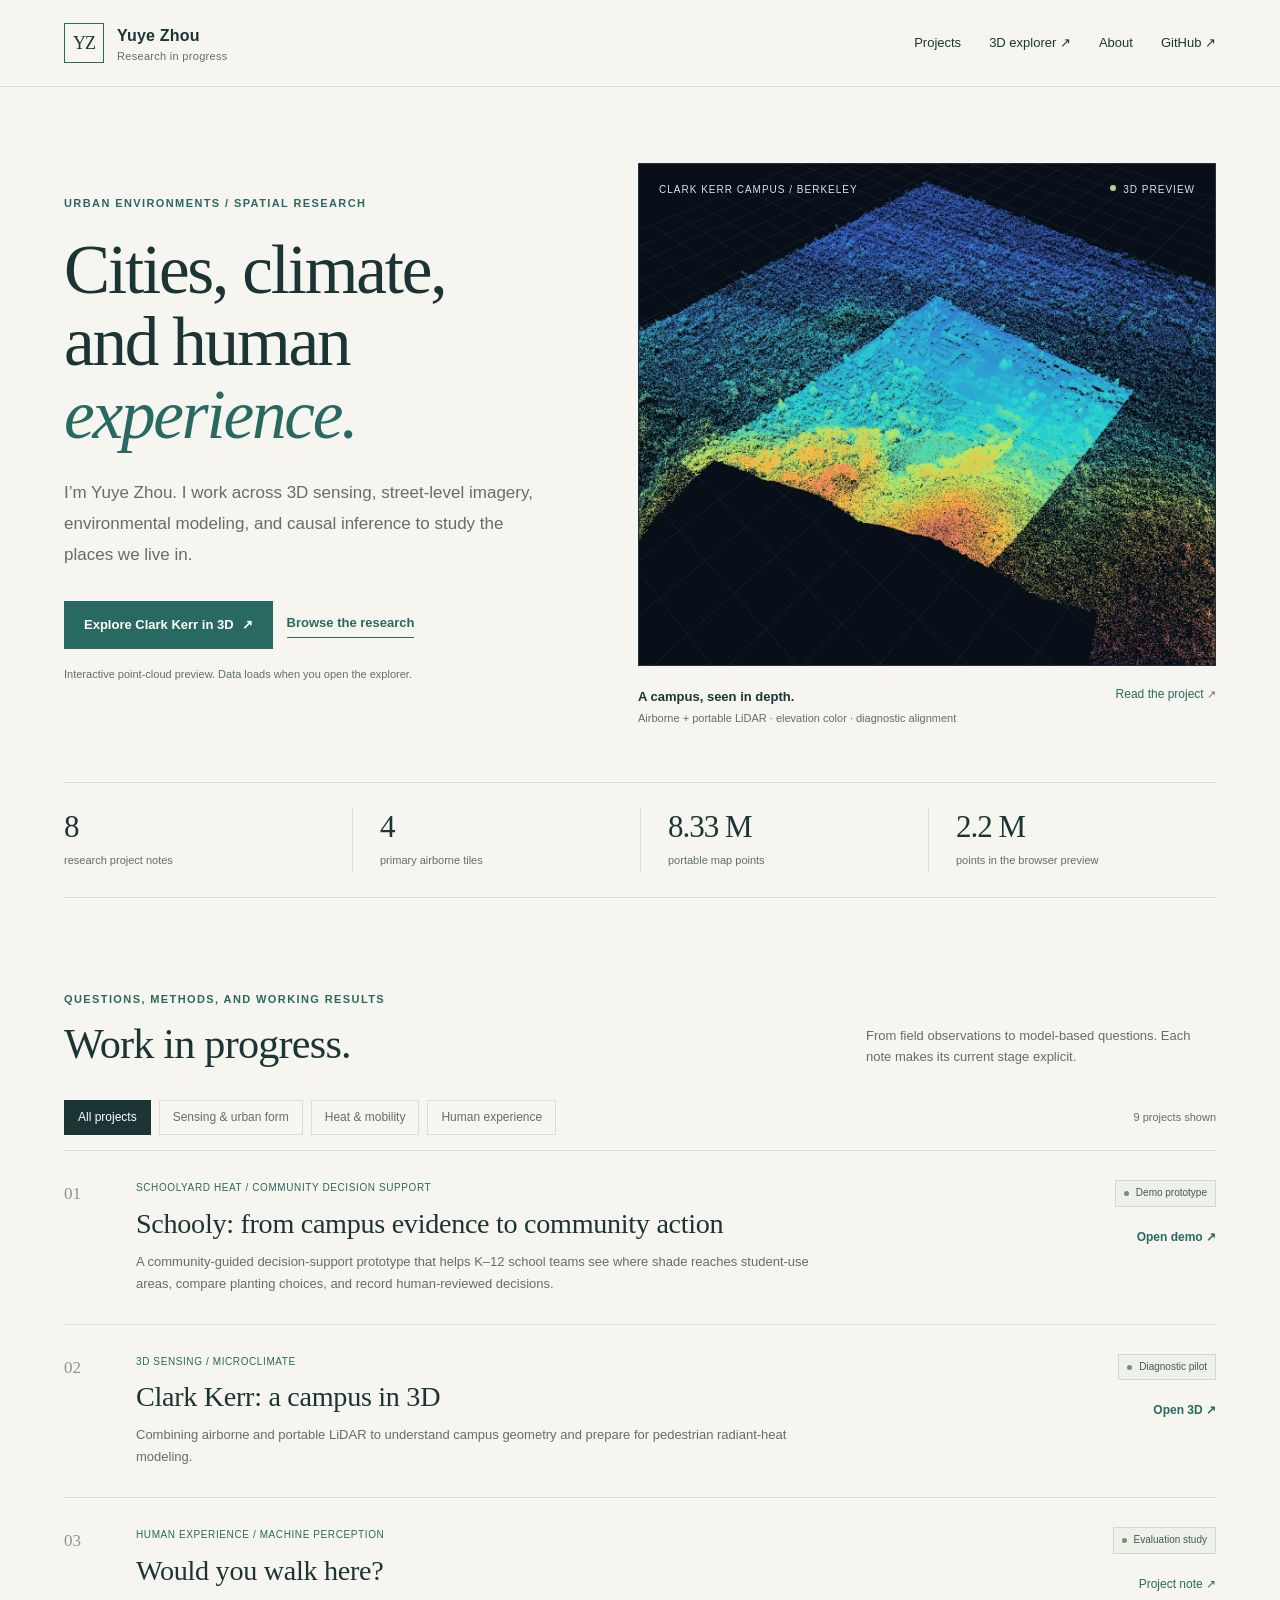
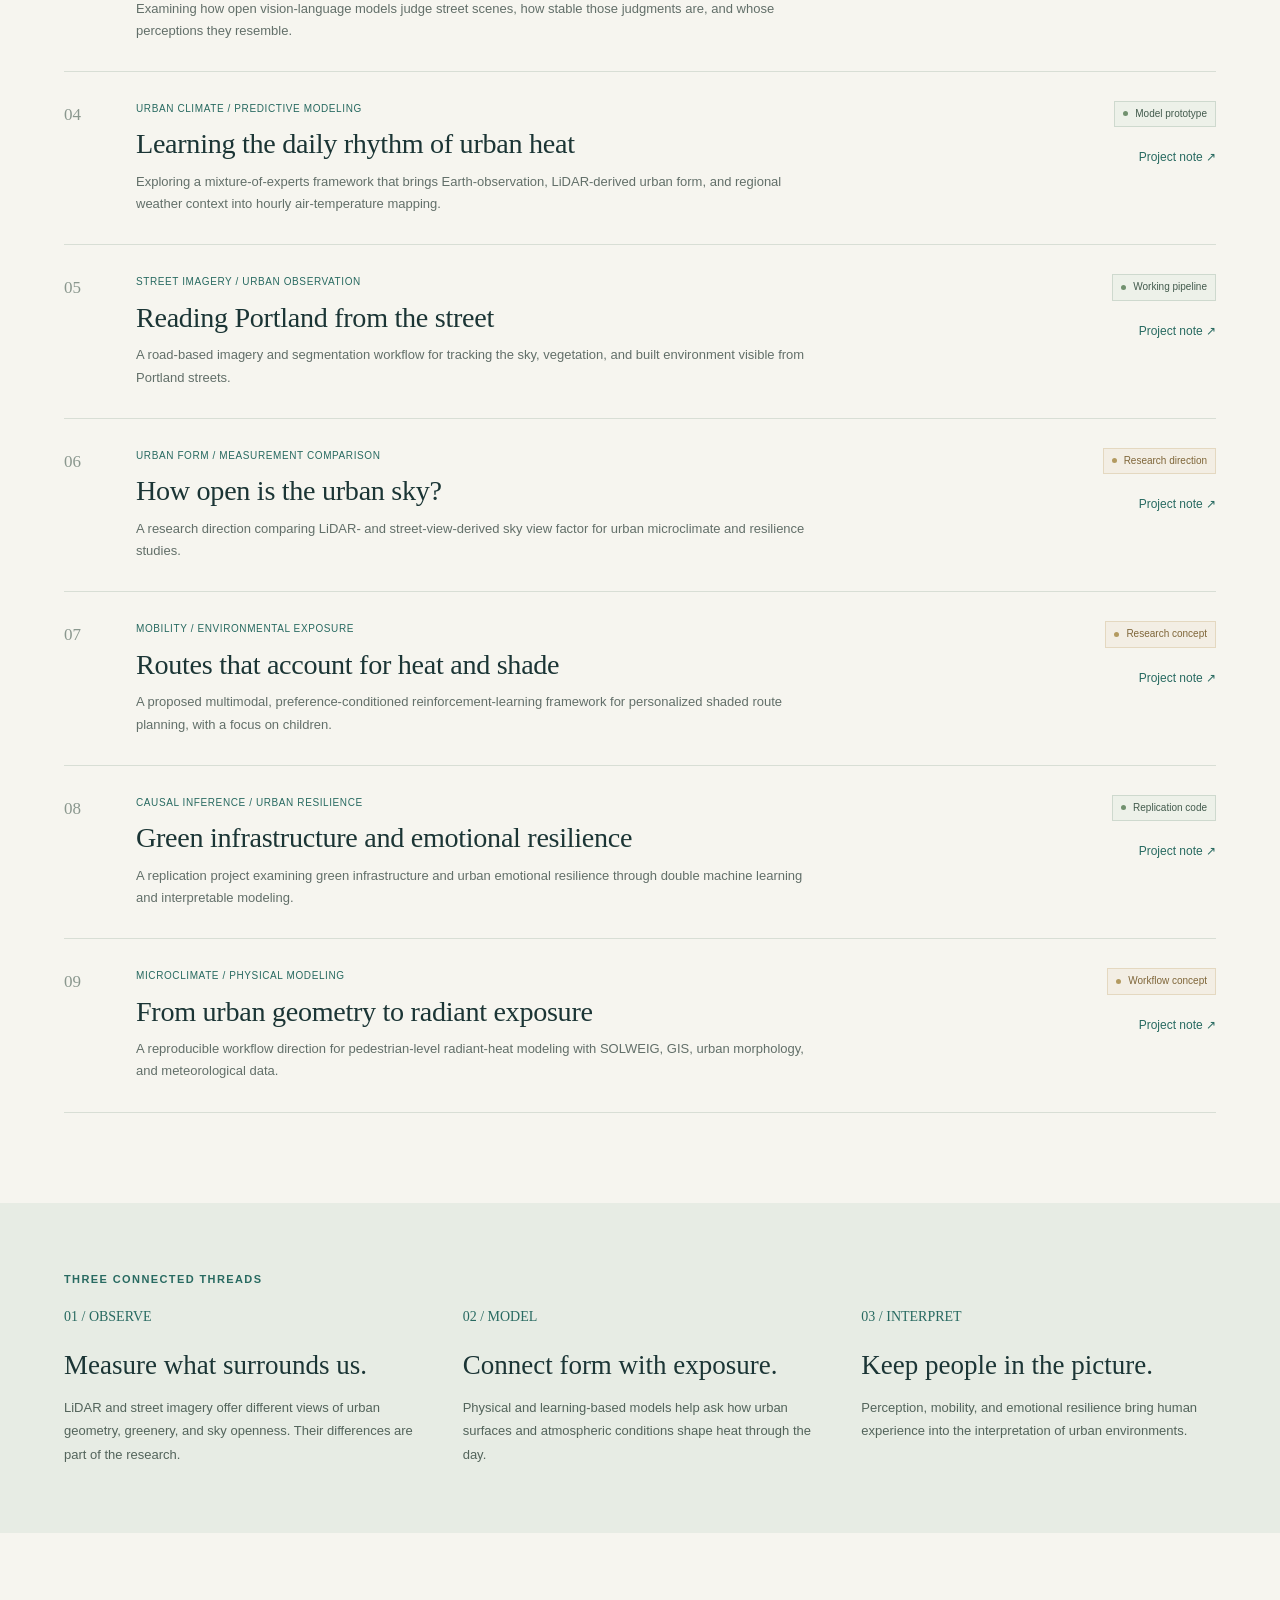
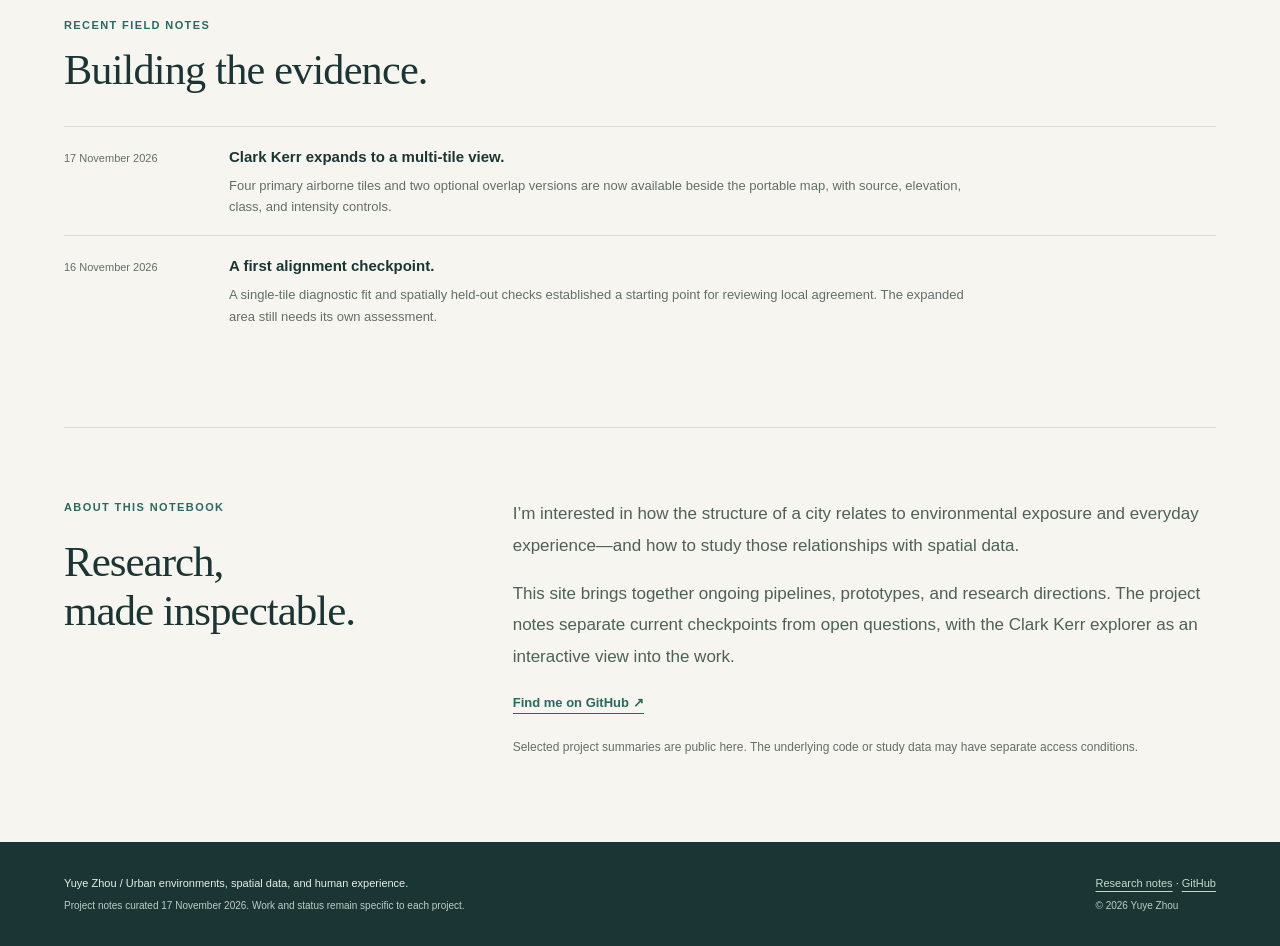
<file: index.html>
<!doctype html><html lang="en"><head><meta charset="utf-8"><meta name="viewport" content="width=device-width,initial-scale=1">
<title>Yuye Zhou — research in progress</title><meta name="description" content="Research in progress by Yuye Zhou: urban heat, LiDAR, street-level perception, spatial modeling, and causal inference."><meta name="theme-color" content="#f6f5ef">
<link rel="canonical" href="https://yuye06.github.io/"><link rel="icon" type="image/svg+xml" href="./assets/mark.svg"><link rel="stylesheet" href="./assets/site.css">
<meta property="og:type" content="website"><meta property="og:title" content="Yuye Zhou — research in progress"><meta property="og:description" content="Research in progress by Yuye Zhou: urban heat, LiDAR, street-level perception, spatial modeling, and causal inference."><meta property="og:url" content="https://yuye06.github.io/"><meta property="og:image" content="https://yuye06.github.io/assets/clark-kerr-overview.webp">
<meta name="twitter:card" content="summary_large_image"><script defer src="./assets/site.js"></script></head><body>
<a class="skip-link" href="#main">Skip to content</a><header class="site-header"><div class="wrap header-inner"><a class="brand" href="./index.html" aria-label="Yuye Zhou home"><span class="brand-mark" aria-hidden="true">YZ</span><span><strong>Yuye Zhou</strong><small>Research in progress</small></span></a>
<button class="nav-button" aria-expanded="false" aria-controls="primary-nav">Menu <span aria-hidden="true">☰</span></button><nav id="primary-nav" class="site-nav" aria-label="Primary"><a href="./index.html#research">Projects</a><a href="./explore/clark-kerr/">3D explorer <span aria-hidden="true">↗</span></a><a href="./index.html#about">About</a><a href="https://github.com/yuye06" rel="me">GitHub <span aria-hidden="true">↗</span></a></nav></div></header><main id="main"><div class="wrap"><section class="hero" aria-labelledby="hero-title"><div class="hero-copy"><p class="eyebrow">Urban environments / spatial research</p><h1 id="hero-title">Cities, climate,<br>and human<br><em>experience.</em></h1><p>I’m Yuye Zhou. I work across 3D sensing, street-level imagery, environmental modeling, and causal inference to study the places we live in.</p><div class="actions"><a class="button" href="explore/clark-kerr/">Explore Clark Kerr in 3D <span aria-hidden="true">↗</span></a><a class="text-link" href="#research">Browse the research</a></div><p class="hero-note">Interactive point-cloud preview. Data loads when you open the explorer.</p></div><div class="hero-visual"><a class="image-shell" href="projects/clark-kerr/" aria-label="Read about the Clark Kerr LiDAR project"><div class="image-topline"><span>Clark Kerr Campus / Berkeley</span><span><i class="live-dot"></i>3D preview</span></div><img src="assets/clark-kerr-overview.webp" alt="Elevation-colored 3D point cloud of Clark Kerr Campus and surrounding urban terrain" width="1800" height="1100" fetchpriority="high"></a><div class="image-caption"><div><strong>A campus, seen in depth.</strong><span>Airborne + portable LiDAR · elevation color · diagnostic alignment</span></div><a href="projects/clark-kerr/">Read the project <span aria-hidden="true">↗</span></a></div></div></section>
<div class="data-strip" aria-label="Portfolio and featured project overview"><div class="data-item"><strong>8</strong><span>research project notes</span></div><div class="data-item"><strong>4</strong><span>primary airborne tiles</span></div><div class="data-item"><strong>8.33 M</strong><span>portable map points</span></div><div class="data-item"><strong>2.2 M</strong><span>points in the browser preview</span></div></div>
<section id="research" class="research-section" aria-labelledby="research-title"><div class="section-heading"><div><p class="eyebrow">Questions, methods, and working results</p><h2 id="research-title">Work in progress.</h2></div><p>From field observations to model-based questions. Each note makes its current stage explicit.</p></div><div class="filter-bar" aria-label="Filter projects"><button class="filter" data-filter="all" aria-pressed="true">All projects</button><button class="filter" data-filter="sensing" aria-pressed="false">Sensing &amp; urban form</button><button class="filter" data-filter="heat" aria-pressed="false">Heat &amp; mobility</button><button class="filter" data-filter="human" aria-pressed="false">Human experience</button><span id="filter-count" class="filter-count" role="status" aria-live="polite">9 projects shown</span></div><div class="project-list"><article class="project-row" data-categories="heat human"><span class="project-index" aria-hidden="true">01</span><div class="project-main"><div class="project-theme">Schoolyard heat / community decision support</div><h3><a href="projects/schooly/">Schooly: from campus evidence to community action</a></h3><p>A community-guided decision-support prototype that helps K–12 school teams see where shade reaches student-use areas, compare planting choices, and record human-reviewed decisions.</p></div><div class="project-side"><span class="status">Demo prototype</span><a class="live-link" href="explore/schooly/">Open demo <span aria-hidden="true">↗</span></a></div></article><article class="project-row" data-categories="sensing heat"><span class="project-index" aria-hidden="true">02</span><div class="project-main"><div class="project-theme">3D sensing / microclimate</div><h3><a href="projects/clark-kerr/">Clark Kerr: a campus in 3D</a></h3><p>Combining airborne and portable LiDAR to understand campus geometry and prepare for pedestrian radiant-heat modeling.</p></div><div class="project-side"><span class="status">Diagnostic pilot</span><a class="live-link" href="explore/clark-kerr/">Open 3D <span aria-hidden="true">↗</span></a></div></article><article class="project-row" data-categories="human sensing"><span class="project-index" aria-hidden="true">03</span><div class="project-main"><div class="project-theme">Human experience / machine perception</div><h3><a href="projects/would-you-walk-here/">Would you walk here?</a></h3><p>Examining how open vision-language models judge street scenes, how stable those judgments are, and whose perceptions they resemble.</p></div><div class="project-side"><span class="status">Evaluation study</span><a href="projects/would-you-walk-here/">Project note <span aria-hidden="true">↗</span></a></div></article><article class="project-row" data-categories="heat"><span class="project-index" aria-hidden="true">04</span><div class="project-main"><div class="project-theme">Urban climate / predictive modeling</div><h3><a href="projects/urban-heat-experts/">Learning the daily rhythm of urban heat</a></h3><p>Exploring a mixture-of-experts framework that brings Earth-observation, LiDAR-derived urban form, and regional weather context into hourly air-temperature mapping.</p></div><div class="project-side"><span class="status">Model prototype</span><a href="projects/urban-heat-experts/">Project note <span aria-hidden="true">↗</span></a></div></article><article class="project-row" data-categories="sensing"><span class="project-index" aria-hidden="true">05</span><div class="project-main"><div class="project-theme">Street imagery / urban observation</div><h3><a href="projects/portland-street-view/">Reading Portland from the street</a></h3><p>A road-based imagery and segmentation workflow for tracking the sky, vegetation, and built environment visible from Portland streets.</p></div><div class="project-side"><span class="status">Working pipeline</span><a href="projects/portland-street-view/">Project note <span aria-hidden="true">↗</span></a></div></article><article class="project-row" data-categories="sensing heat"><span class="project-index" aria-hidden="true">06</span><div class="project-main"><div class="project-theme">Urban form / measurement comparison</div><h3><a href="projects/sky-view-factor/">How open is the urban sky?</a></h3><p>A research direction comparing LiDAR- and street-view-derived sky view factor for urban microclimate and resilience studies.</p></div><div class="project-side"><span class="status concept">Research direction</span><a href="projects/sky-view-factor/">Project note <span aria-hidden="true">↗</span></a></div></article><article class="project-row" data-categories="heat human"><span class="project-index" aria-hidden="true">07</span><div class="project-main"><div class="project-theme">Mobility / environmental exposure</div><h3><a href="projects/shaded-routing/">Routes that account for heat and shade</a></h3><p>A proposed multimodal, preference-conditioned reinforcement-learning framework for personalized shaded route planning, with a focus on children.</p></div><div class="project-side"><span class="status concept">Research concept</span><a href="projects/shaded-routing/">Project note <span aria-hidden="true">↗</span></a></div></article><article class="project-row" data-categories="human"><span class="project-index" aria-hidden="true">08</span><div class="project-main"><div class="project-theme">Causal inference / urban resilience</div><h3><a href="projects/urban-emotional-resilience/">Green infrastructure and emotional resilience</a></h3><p>A replication project examining green infrastructure and urban emotional resilience through double machine learning and interpretable modeling.</p></div><div class="project-side"><span class="status">Replication code</span><a href="projects/urban-emotional-resilience/">Project note <span aria-hidden="true">↗</span></a></div></article><article class="project-row" data-categories="heat"><span class="project-index" aria-hidden="true">09</span><div class="project-main"><div class="project-theme">Microclimate / physical modeling</div><h3><a href="projects/solweig-urban-heat/">From urban geometry to radiant exposure</a></h3><p>A reproducible workflow direction for pedestrian-level radiant-heat modeling with SOLWEIG, GIS, urban morphology, and meteorological data.</p></div><div class="project-side"><span class="status concept">Workflow concept</span><a href="projects/solweig-urban-heat/">Project note <span aria-hidden="true">↗</span></a></div></article></div></section></div><section class="themes" aria-labelledby="threads-title"><div class="wrap"><p class="eyebrow" id="threads-title">Three connected threads</p><div class="theme-grid"><div><span class="theme-number">01 / OBSERVE</span><h3>Measure what surrounds us.</h3><p>LiDAR and street imagery offer different views of urban geometry, greenery, and sky openness. Their differences are part of the research.</p></div><div><span class="theme-number">02 / MODEL</span><h3>Connect form with exposure.</h3><p>Physical and learning-based models help ask how urban surfaces and atmospheric conditions shape heat through the day.</p></div><div><span class="theme-number">03 / INTERPRET</span><h3>Keep people in the picture.</h3><p>Perception, mobility, and emotional resilience bring human experience into the interpretation of urban environments.</p></div></div></div></section>
<div class="wrap"><section class="updates" aria-labelledby="updates-title"><div class="section-heading"><div><p class="eyebrow">Recent field notes</p><h2 id="updates-title">Building the evidence.</h2></div></div><article class="update-row"><time datetime="2026-11-17">17 November 2026</time><div><h3>Clark Kerr expands to a multi-tile view.</h3><p>Four primary airborne tiles and two optional overlap versions are now available beside the portable map, with source, elevation, class, and intensity controls.</p></div></article><article class="update-row"><time datetime="2026-11-16">16 November 2026</time><div><h3>A first alignment checkpoint.</h3><p>A single-tile diagnostic fit and spatially held-out checks established a starting point for reviewing local agreement. The expanded area still needs its own assessment.</p></div></article></section>
<section id="about" class="about" aria-labelledby="about-title"><div><p class="eyebrow">About this notebook</p><h2 id="about-title">Research,<br>made inspectable.</h2></div><div class="about-copy"><p>I’m interested in how the structure of a city relates to environmental exposure and everyday experience—and how to study those relationships with spatial data.</p><p>This site brings together ongoing pipelines, prototypes, and research directions. The project notes separate current checkpoints from open questions, with the Clark Kerr explorer as an interactive view into the work.</p><a class="text-link" href="https://github.com/yuye06">Find me on GitHub <span aria-hidden="true">↗</span></a><small>Selected project summaries are public here. The underlying code or study data may have separate access conditions.</small></div></section></div></main><footer class="site-footer"><div class="wrap footer-inner"><div><p>Yuye Zhou <span aria-hidden="true"> / </span> Urban environments, spatial data, and human experience.</p><p class="footer-meta">Project notes curated 17 November 2026. Work and status remain specific to each project.</p></div><div><p><a href="./index.html#research">Research notes</a> · <a href="https://github.com/yuye06">GitHub</a></p><p class="footer-meta">© 2026 Yuye Zhou</p></div></div></footer></body></html>
</file>
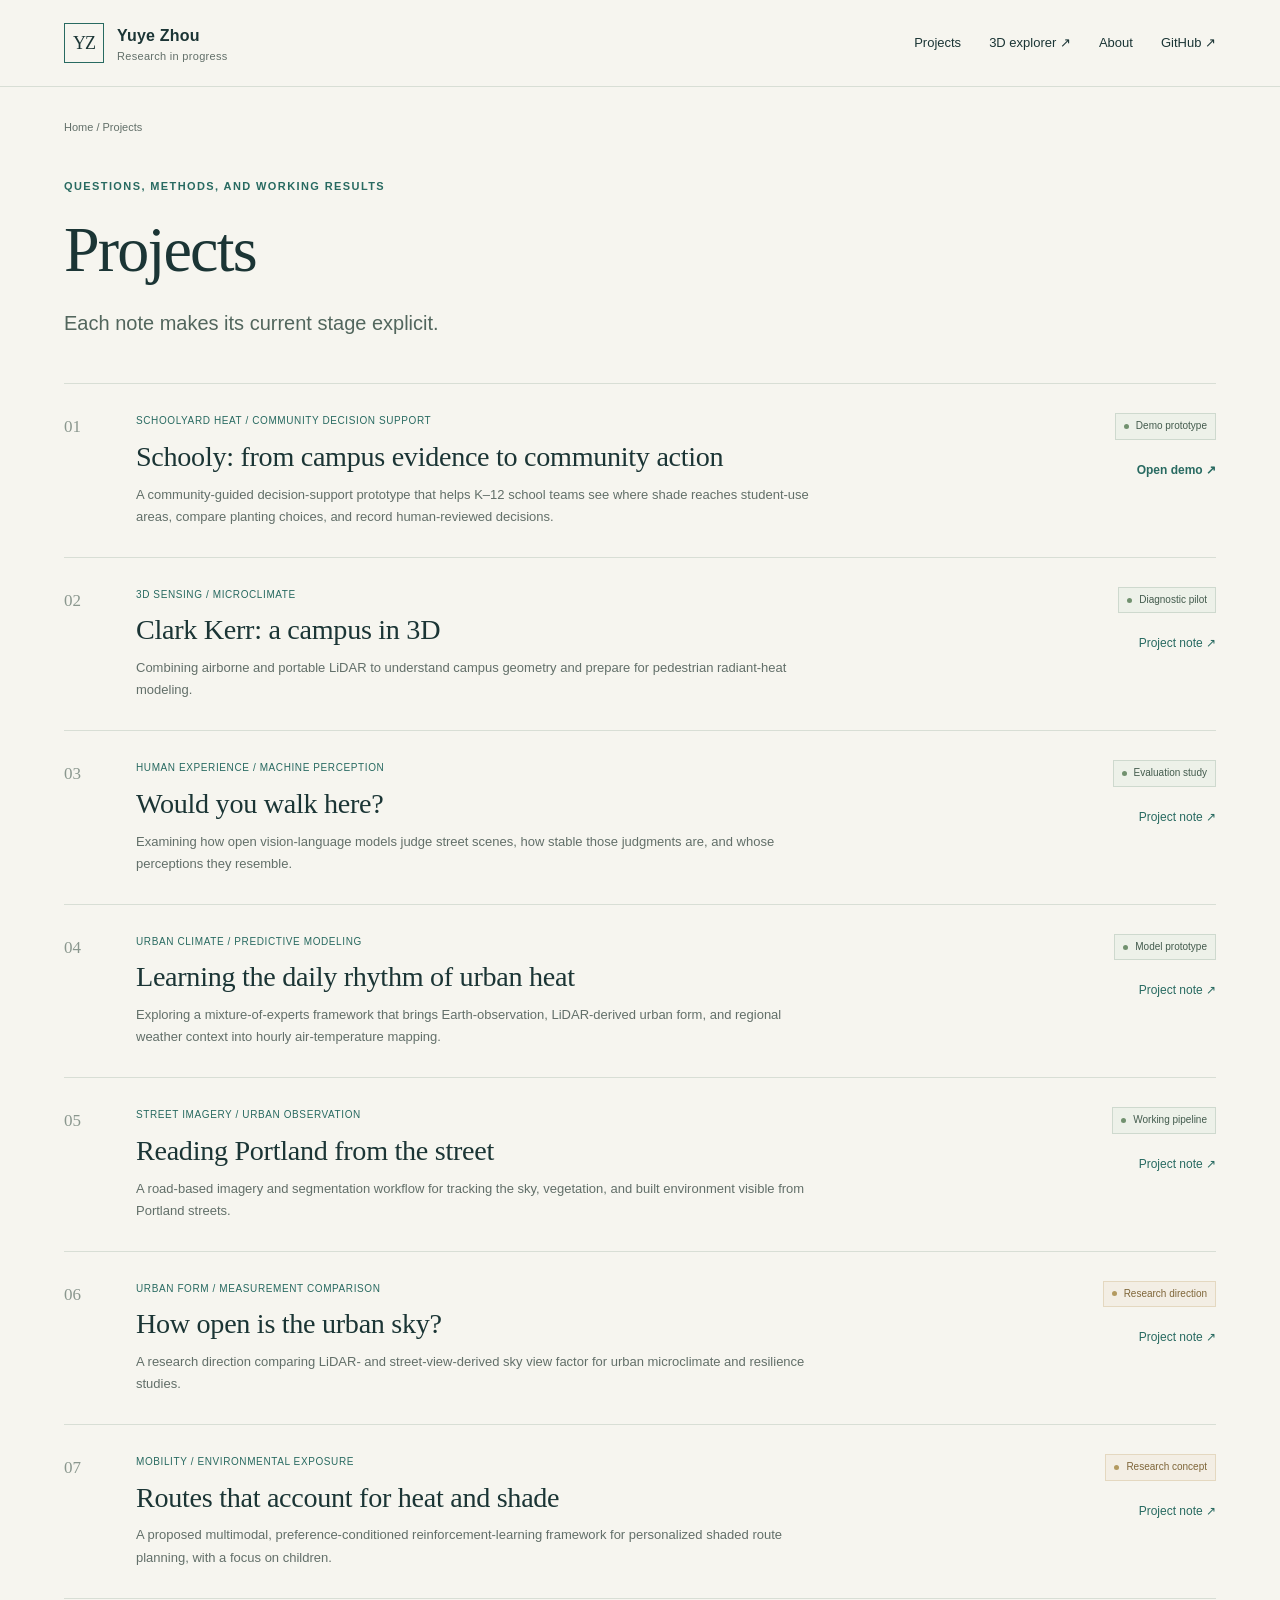
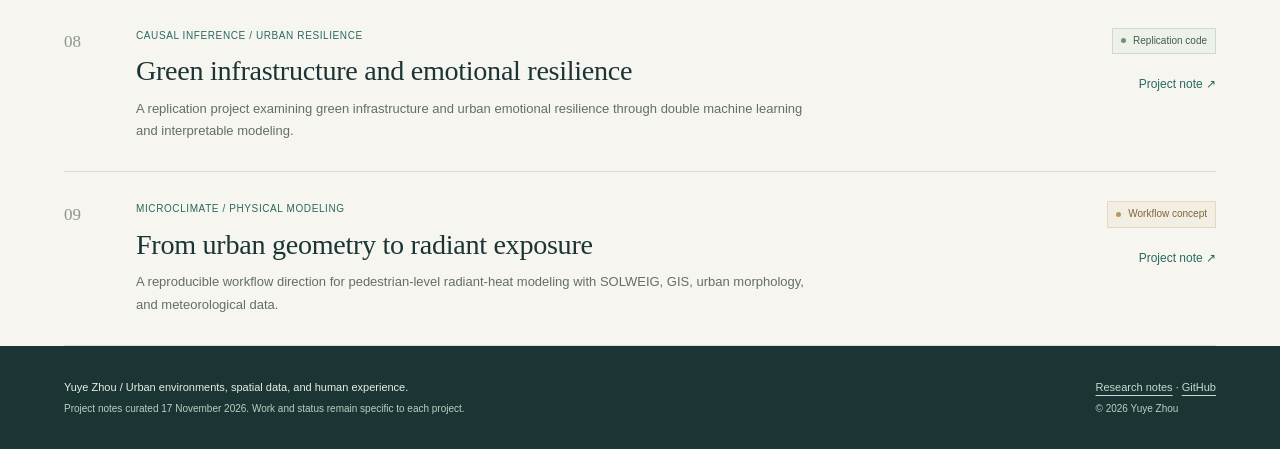
<file: projects/index.html>
<!doctype html><html lang="en"><head><meta charset="utf-8"><meta name="viewport" content="width=device-width,initial-scale=1">
<title>Projects — Yuye Zhou</title><meta name="description" content="Research projects by Yuye Zhou."><meta name="theme-color" content="#f6f5ef">
<link rel="canonical" href="https://yuye06.github.io/projects/"><link rel="icon" type="image/svg+xml" href="../assets/mark.svg"><link rel="stylesheet" href="../assets/site.css">
<meta property="og:type" content="website"><meta property="og:title" content="Projects — Yuye Zhou"><meta property="og:description" content="Research projects by Yuye Zhou."><meta property="og:url" content="https://yuye06.github.io/projects/"><meta property="og:image" content="https://yuye06.github.io/assets/clark-kerr-overview.webp">
<meta name="twitter:card" content="summary_large_image"><script defer src="../assets/site.js"></script></head><body>
<a class="skip-link" href="#main">Skip to content</a><header class="site-header"><div class="wrap header-inner"><a class="brand" href="../index.html" aria-label="Yuye Zhou home"><span class="brand-mark" aria-hidden="true">YZ</span><span><strong>Yuye Zhou</strong><small>Research in progress</small></span></a>
<button class="nav-button" aria-expanded="false" aria-controls="primary-nav">Menu <span aria-hidden="true">☰</span></button><nav id="primary-nav" class="site-nav" aria-label="Primary"><a href="../index.html#research">Projects</a><a href="../explore/clark-kerr/">3D explorer <span aria-hidden="true">↗</span></a><a href="../index.html#about">About</a><a href="https://github.com/yuye06" rel="me">GitHub <span aria-hidden="true">↗</span></a></nav></div></header><main id="main" class="wrap"><div class="breadcrumb"><a href="../index.html">Home</a> <span aria-hidden="true"> / </span>Projects</div><section class="project-hero"><p class="eyebrow">Questions, methods, and working results</p><h1>Projects</h1><p class="project-lead">Each note makes its current stage explicit.</p></section><div class="project-list"><article class="project-row"><span class="project-index" aria-hidden="true">01</span><div class="project-main"><div class="project-theme">Schoolyard heat / community decision support</div><h3><a href="schooly/">Schooly: from campus evidence to community action</a></h3><p>A community-guided decision-support prototype that helps K–12 school teams see where shade reaches student-use areas, compare planting choices, and record human-reviewed decisions.</p></div><div class="project-side"><span class="status">Demo prototype</span><a class="live-link" href="../explore/schooly/">Open demo <span aria-hidden="true">↗</span></a></div></article><article class="project-row"><span class="project-index" aria-hidden="true">02</span><div class="project-main"><div class="project-theme">3D sensing / microclimate</div><h3><a href="clark-kerr/">Clark Kerr: a campus in 3D</a></h3><p>Combining airborne and portable LiDAR to understand campus geometry and prepare for pedestrian radiant-heat modeling.</p></div><div class="project-side"><span class="status">Diagnostic pilot</span><a href="clark-kerr/">Project note <span aria-hidden="true">↗</span></a></div></article><article class="project-row"><span class="project-index" aria-hidden="true">03</span><div class="project-main"><div class="project-theme">Human experience / machine perception</div><h3><a href="would-you-walk-here/">Would you walk here?</a></h3><p>Examining how open vision-language models judge street scenes, how stable those judgments are, and whose perceptions they resemble.</p></div><div class="project-side"><span class="status">Evaluation study</span><a href="would-you-walk-here/">Project note <span aria-hidden="true">↗</span></a></div></article><article class="project-row"><span class="project-index" aria-hidden="true">04</span><div class="project-main"><div class="project-theme">Urban climate / predictive modeling</div><h3><a href="urban-heat-experts/">Learning the daily rhythm of urban heat</a></h3><p>Exploring a mixture-of-experts framework that brings Earth-observation, LiDAR-derived urban form, and regional weather context into hourly air-temperature mapping.</p></div><div class="project-side"><span class="status">Model prototype</span><a href="urban-heat-experts/">Project note <span aria-hidden="true">↗</span></a></div></article><article class="project-row"><span class="project-index" aria-hidden="true">05</span><div class="project-main"><div class="project-theme">Street imagery / urban observation</div><h3><a href="portland-street-view/">Reading Portland from the street</a></h3><p>A road-based imagery and segmentation workflow for tracking the sky, vegetation, and built environment visible from Portland streets.</p></div><div class="project-side"><span class="status">Working pipeline</span><a href="portland-street-view/">Project note <span aria-hidden="true">↗</span></a></div></article><article class="project-row"><span class="project-index" aria-hidden="true">06</span><div class="project-main"><div class="project-theme">Urban form / measurement comparison</div><h3><a href="sky-view-factor/">How open is the urban sky?</a></h3><p>A research direction comparing LiDAR- and street-view-derived sky view factor for urban microclimate and resilience studies.</p></div><div class="project-side"><span class="status concept">Research direction</span><a href="sky-view-factor/">Project note <span aria-hidden="true">↗</span></a></div></article><article class="project-row"><span class="project-index" aria-hidden="true">07</span><div class="project-main"><div class="project-theme">Mobility / environmental exposure</div><h3><a href="shaded-routing/">Routes that account for heat and shade</a></h3><p>A proposed multimodal, preference-conditioned reinforcement-learning framework for personalized shaded route planning, with a focus on children.</p></div><div class="project-side"><span class="status concept">Research concept</span><a href="shaded-routing/">Project note <span aria-hidden="true">↗</span></a></div></article><article class="project-row"><span class="project-index" aria-hidden="true">08</span><div class="project-main"><div class="project-theme">Causal inference / urban resilience</div><h3><a href="urban-emotional-resilience/">Green infrastructure and emotional resilience</a></h3><p>A replication project examining green infrastructure and urban emotional resilience through double machine learning and interpretable modeling.</p></div><div class="project-side"><span class="status">Replication code</span><a href="urban-emotional-resilience/">Project note <span aria-hidden="true">↗</span></a></div></article><article class="project-row"><span class="project-index" aria-hidden="true">09</span><div class="project-main"><div class="project-theme">Microclimate / physical modeling</div><h3><a href="solweig-urban-heat/">From urban geometry to radiant exposure</a></h3><p>A reproducible workflow direction for pedestrian-level radiant-heat modeling with SOLWEIG, GIS, urban morphology, and meteorological data.</p></div><div class="project-side"><span class="status concept">Workflow concept</span><a href="solweig-urban-heat/">Project note <span aria-hidden="true">↗</span></a></div></article></div></main><footer class="site-footer"><div class="wrap footer-inner"><div><p>Yuye Zhou <span aria-hidden="true"> / </span> Urban environments, spatial data, and human experience.</p><p class="footer-meta">Project notes curated 17 November 2026. Work and status remain specific to each project.</p></div><div><p><a href="../index.html#research">Research notes</a> · <a href="https://github.com/yuye06">GitHub</a></p><p class="footer-meta">© 2026 Yuye Zhou</p></div></div></footer></body></html>
</file>
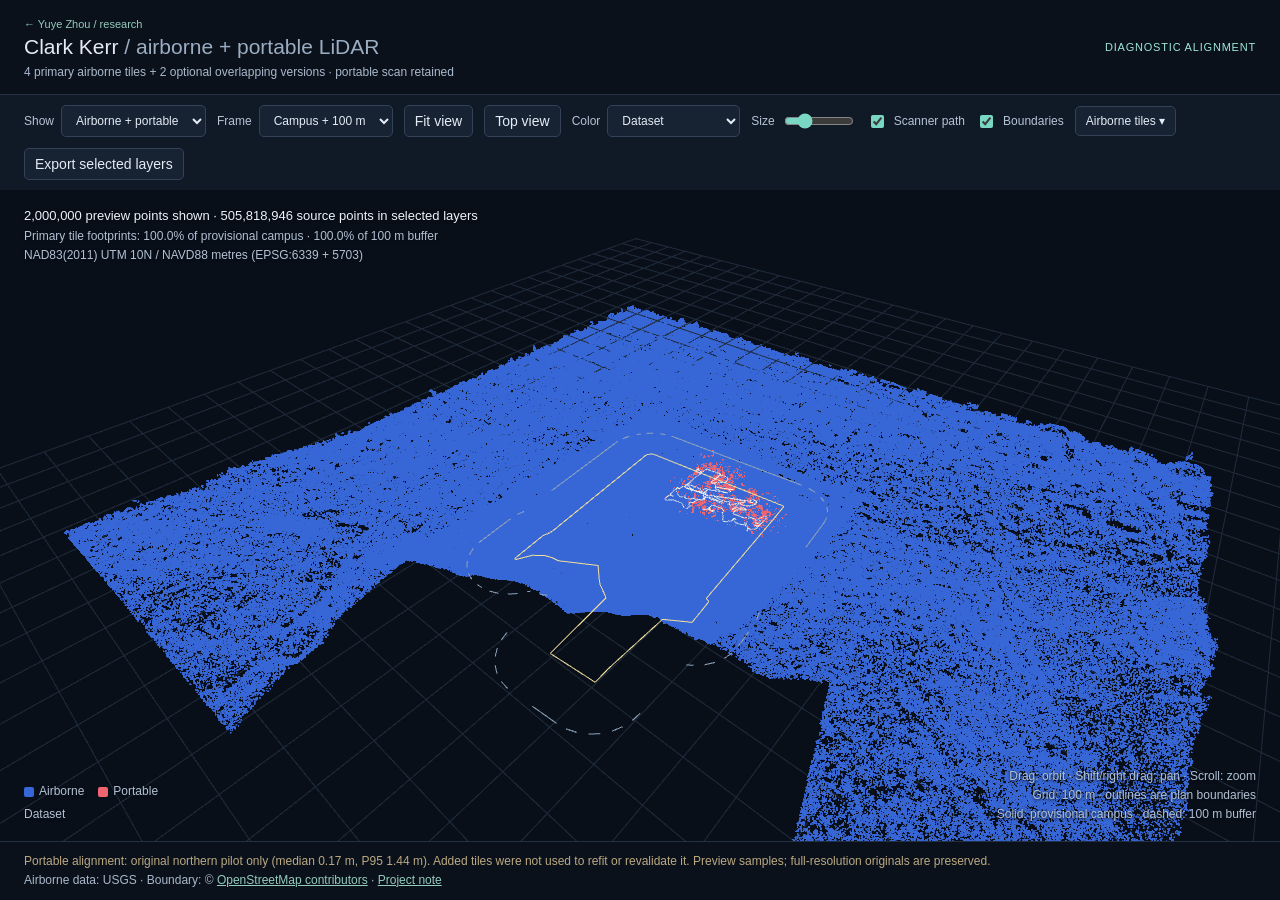
<file: explore/clark-kerr/index.html>
<!doctype html>
<html lang="en">
<head>
<!-- CLARK_KERR_MULTI_TILE_VIEWER:1 -->
<meta charset="utf-8"><meta name="viewport" content="width=device-width,initial-scale=1">
<title>Clark Kerr · airborne + portable LiDAR</title>
<style>
:root{color-scheme:dark;font-family:Segoe UI,Arial,sans-serif;background:#0b111b;color:#e4ebf5;font-size:14px}*{box-sizing:border-box}body{margin:0;height:100dvh;display:flex;flex-direction:column}header{padding:15px 24px;border-bottom:1px solid #253044;display:flex;justify-content:space-between;align-items:center;gap:16px;flex-shrink:0}h1{font-size:21px;font-weight:500;margin:0}header p{font-size:12px;color:#aab9cd;margin:6px 0 0}.badge{color:#9ce6d6;font-size:11px;letter-spacing:.8px;white-space:nowrap}.toolbar{display:flex;align-items:center;flex-wrap:wrap;gap:11px;padding:10px 24px;background:#101a27;flex-shrink:0;z-index:3}label{display:flex;align-items:center;gap:7px;color:#b5c3d5;font-size:12px}button,select,input,summary{font:inherit}button,select,summary{background:#172333;color:#e4ebf5;border:1px solid #344258;border-radius:5px;padding:7px 10px}button,summary{cursor:pointer}button:hover,summary:hover{background:#26384c}input{accent-color:#79d7c4}button:focus-visible,summary:focus-visible,select:focus-visible,input:focus-visible{outline:2px solid #84e6d5;outline-offset:3px}#size{width:70px}.viewport{flex:1;min-height:360px;position:relative;background:#080f19}canvas{display:block;width:100%;height:100%;touch-action:none;cursor:grab}canvas:active{cursor:grabbing}.overlay{position:absolute;pointer-events:none;font-size:12px;line-height:1.6;color:#b2c1d2;text-shadow:0 1px 3px #080f19}.top-left{top:16px;left:24px;max-width:75%}.bottom-left{bottom:16px;left:24px}.bottom-right{bottom:16px;right:24px;text-align:right}#summary{color:#eef3f8;font-size:13px}#legend-bar{width:180px;height:5px;border-radius:3px;background:linear-gradient(90deg,#3767d6,#25d4d2,#bce861,#ffb53e,#ef6471)}#legend-values{display:flex;justify-content:space-between;width:180px;font-size:11px;margin-top:3px}#legend-items{display:flex;flex-wrap:wrap;max-width:550px;gap:6px 14px;margin-bottom:4px}.key{display:inline-flex;align-items:center;gap:5px}.swatch{width:10px;height:10px;display:inline-block;border-radius:2px}footer{padding:10px 24px;border-top:1px solid #253044;font-size:12px;line-height:1.6;color:#bba982;flex-shrink:0}footer span{color:#a8b8ca}.tile-control{position:relative;font-size:12px}.tile-control summary{list-style:none;white-space:nowrap}.tile-control summary::-webkit-details-marker{display:none}.tile-menu{position:absolute;right:0;top:40px;width:382px;max-height:65vh;overflow:auto;padding:12px;background:#101b2b;border:1px solid #40516b;border-radius:7px;box-shadow:0 12px 32px #0008;z-index:5}.tile-menu label{padding:7px 2px;align-items:flex-start;font-size:12px}.tile-menu .tile-name{flex:1}.tile-menu small{display:block;font-size:10px;color:#9eafc2;margin-top:2px}.tile-menu h2{margin:10px 0 4px;font-size:11px;letter-spacing:.5px;color:#93acbf}.tile-menu p{font-size:11px;line-height:1.5;color:#a6b8cd;margin:8px 0}.tile-actions{display:flex;gap:7px;flex-wrap:wrap}.tile-actions button{font-size:11px;padding:5px 7px}#error{position:absolute;inset:23% 10% auto;background:#35222c;color:#ffd0d8;line-height:1.7;padding:20px;border-radius:8px}#error[hidden]{display:none}@media(max-width:720px){header,.toolbar{padding:11px 14px}.badge,.desktop{display:none}h1{font-size:18px}.toolbar{gap:8px}.top-left,.bottom-left{left:14px}.top-left{max-width:90%}.bottom-right{right:14px}.viewport{min-height:400px}.tile-menu{position:fixed;top:150px;right:12px;left:12px;width:auto;max-height:65vh}footer{padding:10px 14px}#legend-items{max-width:280px}#download{font-size:12px}}
.portfolio-back{font-size:11px;color:#94cbbd;text-decoration:none;display:inline-block;margin-bottom:5px}.portfolio-back:hover{text-decoration:underline}.public-loading{position:absolute;z-index:4;left:50%;top:45%;transform:translate(-50%,-50%);width:min(460px,88%);background:#122235;padding:25px;border:1px solid #344b61;border-radius:8px;line-height:1.7;color:#d7e4ef;box-shadow:0 14px 44px #0005}.public-loading strong{font-size:17px}.public-loading p{font-size:12px;margin:9px 0}.public-loading progress{width:100%;height:9px;accent-color:#79d7c4}.public-loading[hidden]{display:none}button:disabled,select:disabled,input:disabled{opacity:.45}</style>
</head><body>
<header><div><a class="portfolio-back" href="../../index.html">← Yuye Zhou / research</a><h1>Clark Kerr <span style="font-weight:400;color:#9badc2">/ airborne + portable LiDAR</span></h1><p id="subtitle">Loading verified tile previews…</p></div><span class="badge" id="badge">DIAGNOSTIC ALIGNMENT</span></header>
<div class="toolbar" aria-label="Point cloud controls">
<label>Show <select id="dataset"><option value="both">Airborne + portable</option><option value="air">Airborne only</option><option value="portable">Portable only</option></select></label>
<label>Frame <select id="extent"><option value="campus">Campus + 100 m</option><option value="portable">Portable overlap</option><option value="all">All loaded tiles</option></select></label>
<button id="fit">Fit view</button><button id="top">Top view</button>
<label>Color <select id="color"><option value="1" selected>Dataset</option><option value="0">Elevation</option><option value="2">Tile</option><option value="3">Classification</option><option value="4">Relative intensity</option></select></label>
<label>Size <input id="size" type="range" min="1" max="5" step=".5" value="2"></label>
<label><input id="path" type="checkbox" checked>Scanner path</label><label><input id="outlines" type="checkbox" checked>Boundaries</label>
<details class="tile-control" id="tile-controls"><summary>Airborne tiles ▾</summary><div class="tile-menu"><div class="tile-actions"><button id="primary">Primary tiles</button><button id="all-tiles">All versions</button><button id="no-tiles">Hide airborne</button></div><div id="tile-list"></div><p>Primary versions have the most recorded points for each tile. Alternate overlapping versions are available separately. Identical copies and incomplete files are excluded.</p></div></details>
<button id="download">Export selected layers</button>
</div>
<main class="viewport"><canvas id="cloud" aria-label="Interactive 3D LiDAR comparison. Drag to rotate; right drag to pan; scroll to zoom."></canvas>
<div class="overlay top-left"><div id="summary" role="status">Loading point data…</div><div id="coverage"></div><div id="frame-label"></div></div>
<div class="overlay bottom-left"><div id="legend-items"></div><div id="legend-bar"></div><div id="legend-values"><span id="low"></span><span id="high"></span></div><div id="color-label"></div></div>
<div class="overlay bottom-right"><div class="desktop">Drag: orbit · Shift/right drag: pan · Scroll: zoom</div><div id="scale"></div><div>Solid: provisional campus · dashed: 100 m buffer</div></div>
<div class="public-loading" id="public-loading" role="status" aria-live="polite"><strong>Loading the 3D preview</strong><p id="public-progress">Connecting to the sampled point data…</p><progress id="public-progress-bar" max="100" value="0"></progress><p>2.2 million preview points. Full-resolution scans and camera recordings are not included.</p></div><div id="error" role="alert" hidden></div></main>
<footer><div id="method"></div><span>Airborne data: USGS · Boundary: © <a style="color:#94cbbd" href="https://www.openstreetmap.org/copyright">OpenStreetMap contributors</a> · <a style="color:#94cbbd" href="../../projects/clark-kerr/">Project note</a></span></footer>
<script id="map-data" type="application/octet-stream"></script>
<script id="class-data" type="application/octet-stream"></script>
<script id="trajectory-data" type="application/octet-stream"></script>
<script>
'use strict';
const metadata={"viewerVersion": "multi-tile-1", "title": "Clark Kerr \u00b7 airborne + portable LiDAR", "layers": [{"label": "w6054n2139", "kind": "airborne", "layer_id": 1, "start": 0, "count": 350000, "default_visible": true, "tile_color": "#42b8d5", "intensity_percentiles": [15765.0, 55957.0], "decoded_points": 104236455, "filename": "USGS_LPC_CA_AlamedaCounty_2021_B21_w6054n2139 (1).laz", "primary": true, "tile": "w6054n2139"}, {"label": "w6054n2142", "kind": "airborne", "layer_id": 2, "start": 350000, "count": 350000, "default_visible": true, "tile_color": "#597de0", "intensity_percentiles": [15574.98, 56356.0], "decoded_points": 127238229, "filename": "USGS_LPC_CA_AlamedaCounty_2021_B21_w6054n2142.laz", "primary": true, "tile": "w6054n2142"}, {"label": "w6057n2139", "kind": "airborne", "layer_id": 3, "start": 700000, "count": 350000, "default_visible": true, "tile_color": "#a382db", "intensity_percentiles": [13043.0, 55502.0], "decoded_points": 150645343, "filename": "USGS_LPC_CA_AlamedaCounty_2021_B21_w6057n2139.laz", "primary": true, "tile": "w6057n2139"}, {"label": "w6057n2142", "kind": "airborne", "layer_id": 4, "start": 1050000, "count": 350000, "default_visible": true, "tile_color": "#e8c26c", "intensity_percentiles": [12138.0, 56475.0], "decoded_points": 115369663, "filename": "USGS_LPC_CA_AlamedaCounty_2021_B21_w6057n2142 (1).laz", "primary": true, "tile": "w6057n2142"}, {"label": "w6057n2139 \u00b7 alternate", "kind": "airborne", "layer_id": 5, "start": 1400000, "count": 100000, "default_visible": false, "tile_color": "#65b9a1", "intensity_percentiles": [5420.400000000001, 51296.0], "decoded_points": 13758257, "filename": "USGS_LPC_CA_AlamedaCounty_2021_B21_w6057n2139 (1).laz", "primary": false, "tile": "w6057n2139"}, {"label": "w6057n2142 \u00b7 alternate", "kind": "airborne", "layer_id": 6, "start": 1500000, "count": 100000, "default_visible": false, "tile_color": "#b8a276", "intensity_percentiles": [5451.0, 50908.0], "decoded_points": 29964002, "filename": "USGS_LPC_CA_AlamedaCounty_2021_B21_w6057n2142 (3).laz", "primary": false, "tile": "w6057n2142"}, {"label": "Portable \u00b7 original pilot transform", "kind": "portable", "layer_id": 7, "start": 1600000, "count": 600000, "raw_points": 8329256, "default_visible": true, "tile_color": "#ef6471", "intensity_percentiles": [0.0, 80.0]}], "anchor": [566091.8177115136, 4191095.244416009, 115.78099329570587], "zBounds": [-33.84144592285156, 152.73919677734375], "center": [170.42696353781503, -66.97963764658198, 55.33864212036133], "fitRadius": 580.8938576226988, "countAir": 1600000, "countPortable": 600000, "displayPoints": 2200000, "mapPoints": 549541205, "primaryTileCount": 4, "alternateTileCount": 2, "airbornePoints": 497489690, "allUniqueAirbornePoints": 541211949, "portablePoints": 8329256, "campusFootprintCoverage": 0.9999865954071504, "bufferFootprintCoverage": 0.9999899974364507, "extents": {"campus": {"center": [170.42696353781503, -66.97963764658198, 55.33864212036133], "radius": 580.8938576226988}, "portable": {"center": [-68.14876174926758, 1.9757003784179688, 0.9680131244659451], "radius": 264.30502898642476}, "all": {"center": [24.18273236998357, -35.73091019643471, 59.448875427246094], "radius": 1459.584418926185}}, "outlines": [{"kind": "campus", "xy": [[-154.4803003378911, 102.50323960604146], [-123.67503014404792, -268.651392578613], [-121.52790703659412, -273.1168856373988], [-116.56251995114144, -276.8939794097096], [-112.33524521498475, -279.6783704091795], [-105.80045658780728, -280.61339169275016], [147.9090277076466, -259.76298229489475], [252.42372496740427, -250.96338594146073], [261.132034377777, -250.8930168398656], [270.20134155557025, -251.95150389475748], [281.0865271007642, -255.64722544839606], [371.3596409849124, -248.01533501641825], [370.94502782961354, -243.52484533330426], [340.3731385023566, -226.8620815584436], [323.13350045180414, -205.37561032921076], [318.01555771240965, -189.2835469157435], [316.19091066904366, -172.51018541492522], [271.73118361399975, -97.30648219957948], [297.17662305012345, -70.78125625709072], [308.34309387381654, -58.163665525615215], [328.35781215212774, -22.57250680681318], [495.3502411484951, -8.182129757013172], [491.695204418269, 41.17618340346962], [489.514086332405, 71.49475160101429], [487.82653932622634, 97.35676235379651], [449.78652750491165, 95.68355734692886], [339.73550068133045, 97.64397203177214], [299.3521819532616, 98.57114050257951], [268.879904301255, 146.61421378608793], [228.67414440889843, 143.01602518046275], [203.62496750813443, 140.46137430053204], [201.2232155392412, 131.78716446040198], [180.98723430547398, 130.12583672022447], [-54.629657897981815, 110.99526456091553], [-154.4803003378911, 102.50323960604146]]}, {"kind": "buffer", "xy": [[-162.95443608763162, 202.1435377956368], [-63.10379364772234, 210.63556275051087], [-62.722381612984464, 210.66726575931534], [156.1480545020895, 228.43813368165866], [164.55465361266397, 232.5130476807244], [173.93207738152705, 235.95133333234116], [183.6057111416012, 238.43703135149553], [193.47905276855454, 239.94534493936226], [218.52822966931853, 242.49999581929296], [219.760333999875, 242.6179527924396], [259.9660938922316, 246.2161413980648], [269.90709557558876, 246.60893803741783], [279.83793034544215, 246.01200885837898], [289.6603049801197, 244.43126213457435], [299.276999772992, 241.88234375044703], [308.5928307911381, 238.39048233954236], [317.5155919850804, 233.9902395796962], [325.95696782437153, 228.72516810754314], [333.8334074249724, 222.64738044375554], [341.06695151748136, 215.81703319540247], [347.5860040714033, 208.30173164000735], [353.3260409361683, 200.1758605814539], [355.0954259823775, 197.38622022652999], [448.478678106796, 195.72272008424625], [483.43224846199155, 197.26016673911363], [493.1133283895906, 197.2169138728641], [502.7448577918112, 196.2377199451439], [512.2365649866406, 194.33176246844232], [521.4994887780631, 191.51690506422892], [530.4468122468097, 187.8195300330408], [538.9946764430497, 183.27429108927026], [547.0629663564032, 177.92378856614232], [554.5760617948836, 171.81817014468834], [561.463546136627, 165.01466084318236], [567.6608663112856, 157.57702667452395], [573.1099378241925, 149.57497699838132], [577.7596891548019, 141.08351116860285], [581.5665404256433, 132.18221560120583], [584.4948118546745, 122.95451784878969], [586.5170581653947, 113.486904673744], [587.6143258181401, 103.86811145022511], [589.280200701789, 78.338230506517], [591.429902441334, 48.45636431267485], [595.0771854529157, -0.7972411517985165], [595.322616373538, -10.532489698845893], [594.6199562685797, -20.245448537170887], [592.9758688359288, -29.844004528596997], [590.4059458285337, -39.23712947964668], [586.9345591882011, -48.33574340771884], [582.5946299147326, -57.053559333086014], [577.4273158576107, -65.30790158733726], [571.4816213952145, -73.02048986684531], [564.813932699617, -80.11818160908297], [557.4874829970067, -86.53366564167663], [549.5717528935056, -92.20610052766278], [541.1418114532717, -97.08169156126678], [532.277604279574, -101.11420092824847], [523.0631953475531, -104.26538620470092], [513.5859697812703, -106.50536302989349], [503.9358051343588, -107.81288851657882], [399.4345629494637, -116.81816070899367], [402.2729458154645, -121.61929010879248], [407.19031062256545, -131.04804354906082], [411.0786372155417, -140.94565863488242], [413.8939556708792, -151.20021128607914], [414.22388240823057, -153.22465337906033], [418.8018783326261, -155.7198234954849], [427.1609167866409, -160.82192018069327], [434.980817238451, -166.71717856265604], [442.1865829997696, -173.34906021505594], [448.7091072355397, -180.65396213484928], [454.48583573300857, -188.56182672223076], [459.4613668267848, -196.9968136693351], [463.5879827286117, -205.8780273059383], [466.82610716391355, -215.12029242888093], [469.1446849280037, -224.63497117394581], [470.521479720599, -234.33081309497356], [470.9360928758979, -238.82130277808756], [471.3574712573318, -248.67407686077058], [470.8063235715963, -258.52044436801225], [469.2880099902395, -268.26464473223314], [466.8172968287254, -277.8119110078551], [463.41821293800604, -287.06939152721316], [459.12381601240486, -295.9470529258251], [453.9758710874012, -304.3585557588376], [448.0244443557458, -312.22209419403225], [441.3274162495509, -319.4611916108988], [433.94991852599196, -326.0054443720728], [425.96370083047077, -331.7912065330893], [417.44643289688975, -336.76220882777125], [408.4809491734486, -340.87010591384023], [399.15444321825635, -344.0749465543777], [389.5576197009068, -346.3455621628091], [379.7838122568792, -347.6598699311726], [289.510698372731, -355.2917603631504], [279.22958891734015, -355.62998286494985], [268.9681287659332, -354.9102317588404], [258.8349001809256, -353.14012313541025], [252.4015866597183, -351.3190623600967], [156.29882577469107, -359.4104172261432], [156.0996371944202, -359.42698741331697], [-97.60984710103367, -380.27739681117237], [-108.80605658038985, -380.5682133305818], [-119.964563909336, -379.60519975656644], [-126.49935253651347, -378.67017847299576], [-137.28886256704573, -376.51491816388443], [-147.77628741553053, -373.18736745091155], [-157.834667707677, -368.72780922148377], [-167.3422380257398, -363.1902302969247], [-171.56951276189648, -360.4058392974548], [-177.1053819769295, -356.4839401943609], [-182.07076906238217, -352.70684642205015], [-189.30777910270263, -346.64163618255407], [-195.94045641843695, -339.92087125591934], [-201.90966333611868, -332.6044747144915], [-207.16217775642872, -324.75768034765497], [-211.65116768842563, -316.4504510280676], [-213.79829079587944, -311.9849579692818], [-217.3753819692647, -303.58338461769745], [-220.17118071881123, -294.89054127410054], [-222.1623751106672, -285.97891061846167], [-223.33236216474324, -276.92279962450266], [-254.13763235858642, 94.23183256015182], [-254.46868929779157, 104.02707463875413], [-253.83929410763085, 113.807679311838], [-252.2554925297154, 123.47969764471054], [-249.7324979864061, 132.95022374438122], [-246.29454544640612, 142.1282871789299], [-241.97465863241814, 150.9257268058136], [-236.814332807553, 159.25803761696443], [-230.86313618638087, 167.04518246278167], [-224.1782338009216, 174.21236085984856], [-216.82383839436807, 180.69072749651968], [-208.87059361638967, 186.41805353714153], [-200.39489544625394, 191.33932436909527], [-191.47815836057998, 195.40726805338636], [-182.2060332953697, 198.58280940074474], [-172.6675849147141, 200.8354453155771], [-162.95443608763162, 202.1435377956368]]}, {"kind": "tile", "layer_id": 1, "xy": [[-865.2016485048225, -973.987316316925], [48.61654159601312, -949.5525233754888], [24.18091787805315, -35.73382168682292], [-889.6369501259178, -60.16995362844318], [-865.2016485048225, -973.987316316925]]}, {"kind": "tile", "layer_id": 2, "xy": [[-889.6370315797394, -60.16690756008029], [24.180836425046436, -35.73077561426908], [-0.25613502063788474, 878.0875938939862], [-914.0736621223623, 853.6501243067905], [-889.6370315797394, -60.16690756008029]]}, {"kind": "tile", "layer_id": 3, "xy": [[48.619587668566965, -949.5524419252761], [962.4391268623294, -925.1173356054351], [938.0031796832336, -11.297276105731726], [24.183963951538317, -35.73374023102224], [48.619587668566965, -949.5524419252761]]}, {"kind": "tile", "layer_id": 4, "xy": [[24.183882496436127, -35.73069415893406], [938.0030982268509, -11.29423002852127], [913.5657845153473, 902.5254959235899], [-0.25308895064517856, 878.0876753525808], [24.183882496436127, -35.73069415893406]]}, {"kind": "tile", "layer_id": 5, "xy": [[384.27779282594565, -445.45863225404173], [949.209060511901, -430.3521434366703], [938.0031796832336, -11.297276105731726], [373.07200521498453, -26.404150770511478], [384.27779282594565, -445.45863225404173]]}, {"kind": "tile", "layer_id": 6, "xy": [[228.35298071894795, -30.271028554067016], [938.0030982268509, -11.29423002852127], [918.7246323563159, 709.6175374570303], [209.07472340983804, 690.6399065428413], [228.35298071894795, -30.271028554067016]]}], "frameLabel": "NAD83(2011) UTM 10N / NAVD88 metres (EPSG:6339 + 5703)", "pilotAgreement": {"median": 0.17288602002866332, "p95": 1.4441614868248893, "scope": "Original northern pilot only; added tiles were not used to refit or revalidate the portable trajectory."}, "excludedFileCount": 1, "duplicateFileCount": 5, "createdUtc": "2026-11-17T23:11:26.138523+00:00"};
const $=id=>document.getElementById(id),canvas=$('cloud');
let gl,program,pointBuffer,classBuffer,pathBuffer,gridBuffer,gridCount=0,points,classes,trajectory;
let azimuth=.7,elevation=.65,distance=100,target=[0,0,0],drag=null;
const layers=metadata.layers.map(layer=>({...layer,visible:layer.default_visible}));
const outlineBuffers=[];
const publicBuffers={};function decode(id,Type){const data=publicBuffers[id];if(!data)throw Error('Missing point buffer');delete publicBuffers[id];$(id).remove();return new Type(data);}
function shader(type,source){const result=gl.createShader(type);gl.shaderSource(result,source);gl.compileShader(result);if(!gl.getShaderParameter(result,gl.COMPILE_STATUS))throw Error(gl.getShaderInfoLog(result));return result;}
function buffer(data){const b=gl.createBuffer();gl.bindBuffer(gl.ARRAY_BUFFER,b);gl.bufferData(gl.ARRAY_BUFFER,data,gl.STATIC_DRAW);return b;}
const normalize=a=>{const n=Math.hypot(...a);return a.map(x=>x/n)},cross=(a,b)=>[a[1]*b[2]-a[2]*b[1],a[2]*b[0]-a[0]*b[2],a[0]*b[1]-a[1]*b[0]],dot=(a,b)=>a.reduce((s,x,i)=>s+x*b[i],0);
function multiply(a,b){const result=new Float32Array(16);for(let c=0;c<4;c++)for(let r=0;r<4;r++)for(let k=0;k<4;k++)result[c*4+r]+=a[k*4+r]*b[c*4+k];return result;}
function matrix(){const ca=Math.cos(azimuth),sa=Math.sin(azimuth),ce=Math.cos(elevation),se=Math.sin(elevation),eye=[target[0]+distance*ca*ce,target[1]+distance*sa*ce,target[2]+distance*se],z=normalize(eye.map((x,i)=>x-target[i])),x=normalize(cross([0,0,1],z)),y=cross(z,x);const view=[x[0],y[0],z[0],0,x[1],y[1],z[1],0,x[2],y[2],z[2],0,-dot(x,eye),-dot(y,eye),-dot(z,eye),1],f=1/Math.tan(55*Math.PI/360),aspect=canvas.width/canvas.height,near=.1,far=50000;return multiply([f/aspect,0,0,0,0,f,0,0,0,0,(far+near)/(near-far),-1,0,0,2*near*far/(near-far),0],view);}
function visibleLayers(){const source=$('dataset').value;return layers.filter(layer=>layer.visible&&(source==='both'||(source==='air'&&layer.kind==='airborne')||(source==='portable'&&layer.kind==='portable')));}
function hexColor(hex){return [1,3,5].map(i=>parseInt(hex.slice(i,i+2),16)/255);}
function lineData(data,color,mode){gl.uniform1f(program.u.line,1);gl.uniform3fv(program.u.solid,color);gl.disableVertexAttribArray(program.a.intensity);gl.disableVertexAttribArray(program.a.classification);gl.vertexAttrib1f(program.a.intensity,0);gl.vertexAttrib1f(program.a.classification,0);gl.bindBuffer(gl.ARRAY_BUFFER,data.buffer);gl.vertexAttribPointer(program.a.position,3,gl.FLOAT,false,12,0);gl.drawArrays(mode,0,data.count);}
function draw(){if(!gl||!program)return;const dpr=Math.min(devicePixelRatio||1,2),w=Math.round(canvas.clientWidth*dpr),h=Math.round(canvas.clientHeight*dpr);if(!w||!h)return;if(canvas.width!==w||canvas.height!==h){canvas.width=w;canvas.height=h;}gl.viewport(0,0,w,h);gl.clear(gl.COLOR_BUFFER_BIT|gl.DEPTH_BUFFER_BIT);gl.useProgram(program);gl.uniformMatrix4fv(program.u.matrix,false,matrix());gl.enableVertexAttribArray(program.a.position);
lineData({buffer:gridBuffer,count:gridCount},[.12,.17,.23],gl.LINES);
gl.uniform1f(program.u.line,0);gl.uniform1f(program.u.size,Number($('size').value)*dpr);gl.uniform1f(program.u.mode,Number($('color').value));gl.uniform2fv(program.u.bounds,metadata.zBounds);
gl.bindBuffer(gl.ARRAY_BUFFER,pointBuffer);gl.vertexAttribPointer(program.a.position,3,gl.FLOAT,false,16,0);gl.enableVertexAttribArray(program.a.intensity);gl.vertexAttribPointer(program.a.intensity,1,gl.FLOAT,false,16,12);gl.bindBuffer(gl.ARRAY_BUFFER,classBuffer);gl.enableVertexAttribArray(program.a.classification);gl.vertexAttribPointer(program.a.classification,1,gl.UNSIGNED_BYTE,false,1,0);
for(const layer of visibleLayers()){gl.uniform3fv(program.u.sourceColor,layer.kind==='portable'?[.937,.392,.443]:[.216,.404,.839]);gl.uniform3fv(program.u.tileColor,hexColor(layer.tile_color));gl.uniform2fv(program.u.intensityBounds,layer.intensity_percentiles);gl.drawArrays(gl.POINTS,layer.start,layer.count);}
gl.disable(gl.DEPTH_TEST);
if($('outlines').checked){for(const outline of outlineBuffers){if(outline.kind==='tile')continue;lineData(outline,outline.kind==='campus'?[.94,.87,.61]:[.55,.64,.73],outline.line_mode==='segments'?gl.LINES:gl.LINE_STRIP);}}
if($('path').checked&&$('dataset').value!=='air'&&layers.some(l=>l.kind==='portable'&&l.visible))lineData({buffer:pathBuffer,count:trajectory.length/3},[.94,.94,.91],gl.LINE_STRIP);
gl.enable(gl.DEPTH_TEST);}
function fit(){const framing=metadata.extents[$('extent').value];target=framing.center.slice();azimuth=.7;elevation=.7;const aspect=Math.max(.35,canvas.clientWidth/canvas.clientHeight);distance=framing.radius*2.25*Math.max(1,1/aspect);draw();}
function key(label,color){const element=document.createElement('span');element.className='key';const swatch=document.createElement('span');swatch.className='swatch';swatch.style.background=color;element.append(swatch,document.createTextNode(label));return element;}
function legend(){const mode=$('color').value;const list=$('legend-items');list.replaceChildren();$('legend-bar').style.display=(mode==='0'||mode==='4')?'block':'none';$('legend-values').style.display=(mode==='0'||mode==='4')?'flex':'none';if(mode==='1'){list.append(key('Airborne','#3767d6'),key('Portable','#ef6471'));$('color-label').textContent='Dataset';}else if(mode==='2'){for(const l of visibleLayers())list.append(key(l.label,l.tile_color));$('color-label').textContent='Individual tile / portable source';}else if(mode==='3'){list.append(key('1 · Unclassified (includes portable)','#a9b5c4'),key('2 · Ground','#63c293'),key('6 · Building, if classified','#dfb66b'),key('17 · Bridge','#b18cdb'));$('color-label').textContent='Original source classification; portable has no semantic classification';}else if(mode==='4'){$('low').textContent='Low';$('high').textContent='High';$('color-label').textContent='Relative intensity within each layer · sensor values differ';}else{$('low').textContent=(metadata.zBounds[0]+metadata.anchor[2]).toFixed(1)+' m';$('high').textContent=(metadata.zBounds[1]+metadata.anchor[2]).toFixed(1)+' m';$('color-label').textContent='NAVD88 elevation (m)';}}
function selectionChanged(){const selected=visibleLayers();const shown=selected.reduce((n,l)=>n+l.count,0),raw=selected.reduce((n,l)=>n+(l.decoded_points||l.raw_points||0),0);$('summary').textContent=shown.toLocaleString()+' preview points shown · '+raw.toLocaleString()+' source points in selected layers';legend();draw();}
function tileControls(){const list=$('tile-list');for(const primary of [true,false]){const rows=layers.filter(l=>l.kind==='airborne'&&l.primary===primary);if(!rows.length)continue;const heading=document.createElement('h2');heading.textContent=primary?'PRIMARY TILES':'ALTERNATE OVERLAPPING VERSIONS';list.append(heading);for(const layer of rows){const label=document.createElement('label'),input=document.createElement('input'),name=document.createElement('span'),small=document.createElement('small');input.type='checkbox';input.checked=layer.visible;input.id='layer-'+layer.layer_id;input.onchange=()=>{layer.visible=input.checked;selectionChanged();};name.className='tile-name';name.textContent=layer.label;small.textContent=(layer.decoded_points/1e6).toFixed(1)+' M source points · '+layer.count.toLocaleString()+' displayed';name.append(small);label.title=layer.filename;label.append(input,name);list.append(label);}}}
function setTiles(mode){for(const layer of layers.filter(l=>l.kind==='airborne')){layer.visible=mode==='all'||(mode==='primary'&&layer.primary);$('layer-'+layer.layer_id).checked=layer.visible;}selectionChanged();}
function init(){points=decode('map-data',Float32Array);classes=decode('class-data',Uint8Array);trajectory=decode('trajectory-data',Float32Array);if(points.length/4!==classes.length)throw Error('Point/classification lengths differ.');gl=canvas.getContext('webgl',{alpha:false,antialias:true,preserveDrawingBuffer:true});if(!gl)throw Error('WebGL is unavailable. Open this file in a browser with graphics acceleration enabled.');program=gl.createProgram();
gl.attachShader(program,shader(gl.VERTEX_SHADER,`attribute vec3 position;attribute float intensity;attribute float classification;uniform mat4 matrix;uniform float size;uniform float mode;uniform float line;uniform vec3 solid;uniform vec3 sourceColor;uniform vec3 tileColor;uniform vec2 bounds;uniform vec2 intensityBounds;varying vec3 color;vec3 ramp(float t){t=clamp(t,0.,1.);if(t<.25)return mix(vec3(.216,.404,.839),vec3(.145,.831,.824),t*4.);if(t<.5)return mix(vec3(.145,.831,.824),vec3(.737,.91,.38),(t-.25)*4.);if(t<.75)return mix(vec3(.737,.91,.38),vec3(1.,.71,.243),(t-.5)*4.);return mix(vec3(1.,.71,.243),vec3(.937,.392,.443),(t-.75)*4.);}vec3 classColor(float c){if(abs(c-2.)<.5)return vec3(.388,.761,.576);if(abs(c-6.)<.5)return vec3(.875,.714,.42);if(abs(c-17.)<.5)return vec3(.694,.549,.859);return vec3(.663,.71,.769);}void main(){gl_Position=matrix*vec4(position,1.);gl_PointSize=size;if(line>.5)color=solid;else if(mode<.5)color=ramp((position.z-bounds.x)/max(bounds.y-bounds.x,.01));else if(mode<1.5)color=sourceColor;else if(mode<2.5)color=tileColor;else if(mode<3.5)color=classColor(classification);else color=ramp((intensity-intensityBounds.x)/max(intensityBounds.y-intensityBounds.x,1.));}`));
gl.attachShader(program,shader(gl.FRAGMENT_SHADER,`precision mediump float;uniform highp float line;varying vec3 color;void main(){if(line<.5&&length(gl_PointCoord-vec2(.5))>.5)discard;gl_FragColor=vec4(color,1.);}`));gl.linkProgram(program);if(!gl.getProgramParameter(program,gl.LINK_STATUS))throw Error(gl.getProgramInfoLog(program));gl.useProgram(program);program.a={position:gl.getAttribLocation(program,'position'),intensity:gl.getAttribLocation(program,'intensity'),classification:gl.getAttribLocation(program,'classification')};program.u={};for(const name of ['matrix','size','mode','line','solid','sourceColor','tileColor','bounds','intensityBounds'])program.u[name]=gl.getUniformLocation(program,name);pointBuffer=buffer(points);classBuffer=buffer(classes);pathBuffer=buffer(trajectory);
const grid=[],step=100,extent=Math.ceil(metadata.extents.all.radius/step)*step,cx=Math.round(metadata.extents.all.center[0]/step)*step,cy=Math.round(metadata.extents.all.center[1]/step)*step,z=metadata.zBounds[0];for(let d=-extent;d<=extent+.01;d+=step)grid.push(cx+d,cy-extent,z,cx+d,cy+extent,z,cx-extent,cy+d,z,cx+extent,cy+d,z);gridCount=grid.length/3;gridBuffer=buffer(new Float32Array(grid));
for(const outline of metadata.outlines){const coords=[];const xy=outline.xy;for(let i=0;i<xy.length;i++){if(outline.kind==='buffer'&&i%2===1)continue;coords.push(xy[i][0],xy[i][1],z);}if(outline.kind==='buffer'){const segments=[];for(let i=0;i<xy.length-1;i+=4){segments.push(xy[i][0],xy[i][1],z,xy[Math.min(i+2,xy.length-1)][0],xy[Math.min(i+2,xy.length-1)][1],z);}outlineBuffers.push({...outline,buffer:buffer(new Float32Array(segments)),count:segments.length/3,line_mode:'segments'});}else outlineBuffers.push({...outline,buffer:buffer(new Float32Array(coords)),count:coords.length/3});}
gl.enable(gl.DEPTH_TEST);gl.clearColor(.031,.059,.098,1);tileControls();$('subtitle').textContent=metadata.primaryTileCount+' primary airborne tiles + '+metadata.alternateTileCount+' optional overlapping versions · portable scan retained';$('coverage').textContent='Primary tile footprints: '+(100*metadata.campusFootprintCoverage).toFixed(1)+'% of provisional campus · '+(100*metadata.bufferFootprintCoverage).toFixed(1)+'% of 100 m buffer';$('frame-label').textContent=metadata.frameLabel;$('scale').textContent='Grid: 100 m · outlines are plan boundaries';$('method').textContent='Portable alignment: original northern pilot only (median '+metadata.pilotAgreement.median.toFixed(2)+' m, P95 '+metadata.pilotAgreement.p95.toFixed(2)+' m). Added tiles were not used to refit or revalidate it. Preview samples; full-resolution originals are preserved.';new ResizeObserver(draw).observe(canvas);fit();selectionChanged();window.mapReady=true;}
$('dataset').onchange=selectionChanged;$('extent').onchange=fit;$('fit').onclick=fit;$('top').onclick=()=>{elevation=Math.PI/2-.001;draw();};$('size').oninput=draw;$('color').onchange=()=>{legend();draw();};$('path').onchange=draw;$('outlines').onchange=draw;$('primary').onclick=()=>setTiles('primary');$('all-tiles').onclick=()=>setTiles('all');$('no-tiles').onclick=()=>setTiles('none');
canvas.onpointerdown=e=>{canvas.setPointerCapture(e.pointerId);drag={x:e.clientX,y:e.clientY,pan:e.shiftKey||e.button===2};};canvas.onpointerup=()=>drag=null;canvas.onpointercancel=()=>drag=null;canvas.oncontextmenu=e=>e.preventDefault();canvas.onpointermove=e=>{if(!drag)return;const dx=e.clientX-drag.x,dy=e.clientY-drag.y;drag.x=e.clientX;drag.y=e.clientY;if(drag.pan||e.shiftKey){const scale=distance*.0015,sa=Math.sin(azimuth),ca=Math.cos(azimuth),se=Math.sin(elevation),ce=Math.cos(elevation);target[0]+=scale*(dx*sa-dy*ca*se);target[1]+=scale*(-dx*ca-dy*sa*se);target[2]+=scale*dy*ce;}else{azimuth-=dx*.007;elevation=Math.max(-1.55,Math.min(1.55,elevation+dy*.007));}draw();};canvas.addEventListener('wheel',e=>{e.preventDefault();distance=Math.max(1,Math.min(15000,distance*Math.exp(e.deltaY*.001)));draw();},{passive:false});
$('download').onclick=()=>{const selected=visibleLayers(),count=selected.reduce((n,l)=>n+l.count,0);const layerMap=selected.map(l=>l.layer_id+':'+l.label).join('; ');const header='ply\nformat binary_little_endian 1.0\ncomment EPSG6339 NAVD88_m; preview coordinates offset by anchor '+metadata.anchor.join(' ')+'\ncomment Diagnostic portable transform; source_code 0 airborne, 100 portable\ncomment tile_id_map '+layerMap+'\nelement vertex '+count+'\nproperty float x\nproperty float y\nproperty float z\nproperty float source_code\nproperty float intensity\nproperty uchar classification\nproperty ushort tile_id\nend_header\n';const bytes=new ArrayBuffer(count*23),view=new DataView(bytes);let out=0;for(const layer of selected){for(let i=layer.start;i<layer.start+layer.count;i++){for(let k=0;k<3;k++)view.setFloat32(out+k*4,points[i*4+k],true);view.setFloat32(out+12,layer.kind==='portable'?100:0,true);view.setFloat32(out+16,points[i*4+3],true);view.setUint8(out+20,classes[i]);view.setUint16(out+21,layer.layer_id,true);out+=23;}}const blob=new Blob([header,bytes],{type:'application/octet-stream'}),url=URL.createObjectURL(blob),a=document.createElement('a');a.href=url;a.download='clark-kerr-selected-tile-preview.ply';a.click();setTimeout(()=>URL.revokeObjectURL(url),10000);};

const publicData={"map-data": {"url": "data/points.f32.gz", "bytes": 35200000, "compressedBytes": 29861553, "sha256": "bc9e049978fc2c7003695461e18bb089f0cd0e68012046c3b2823b6057a1c8cd"}, "class-data": {"url": "data/classes.u8.gz", "bytes": 2200000, "compressedBytes": 95834, "sha256": "0aaebd5ae271859ff42d5f55a6e6915f4906555895f7ea34d27ed2c6fe9044b9"}, "trajectory-data": {"url": "data/path.f32.gz", "bytes": 345192, "compressedBytes": 302272, "sha256": "e48fb1db057e4264f18bd623923b3e5c8fb469fa435b917b36b4547e23c8ef29"}};
const publicReceived={};
const publicControls=[...document.querySelectorAll('button,select,input')];
publicControls.forEach(control=>control.disabled=true);
function publicProgress(){const total=Object.values(publicData).reduce((n,v)=>n+v.compressedBytes,0),received=Object.values(publicReceived).reduce((a,b)=>a+b,0);$('public-progress').textContent=(received/1e6).toFixed(1)+' / '+(total/1e6).toFixed(1)+' MB · preparing the point cloud';$('public-progress-bar').value=Math.min(99,received/total*100);}
async function publicLoad(id,record){const response=await fetch(record.url);if(!response.ok)throw Error('Point data could not be loaded ('+response.status+').');const chunks=[];let bytes=0;const reader=response.body.getReader();for(;;){const result=await reader.read();if(result.done)break;chunks.push(result.value);bytes+=result.value.byteLength;publicReceived[id]=bytes;publicProgress();}const packed=new Uint8Array(bytes);let offset=0;for(const chunk of chunks){packed.set(chunk,offset);offset+=chunk.byteLength;}let raw;if(packed[0]===31&&packed[1]===139){if(typeof DecompressionStream==='undefined')throw Error('Please use a current version of Chrome, Edge, Firefox or Safari to open this compressed 3D preview.');raw=await new Response(new Blob([packed]).stream().pipeThrough(new DecompressionStream('gzip'))).arrayBuffer();}else raw=packed.buffer;if(raw.byteLength!==record.bytes)throw Error('Point data was incomplete. Please reload the page.');publicBuffers[id]=raw;}
async function publicStart(){await Promise.all(Object.entries(publicData).map(([id,record])=>publicLoad(id,record)));$('public-progress').textContent='Preparing the 3D view…';await new Promise(resolve=>requestAnimationFrame(resolve));init();publicControls.forEach(control=>control.disabled=false);$('public-loading').hidden=true;}
publicStart().catch(error=>{$('public-loading').hidden=true;$('error').textContent=error.message+' Reload this page to try again.';$('error').hidden=false;console.error(error);});

</script></body></html>
</file>
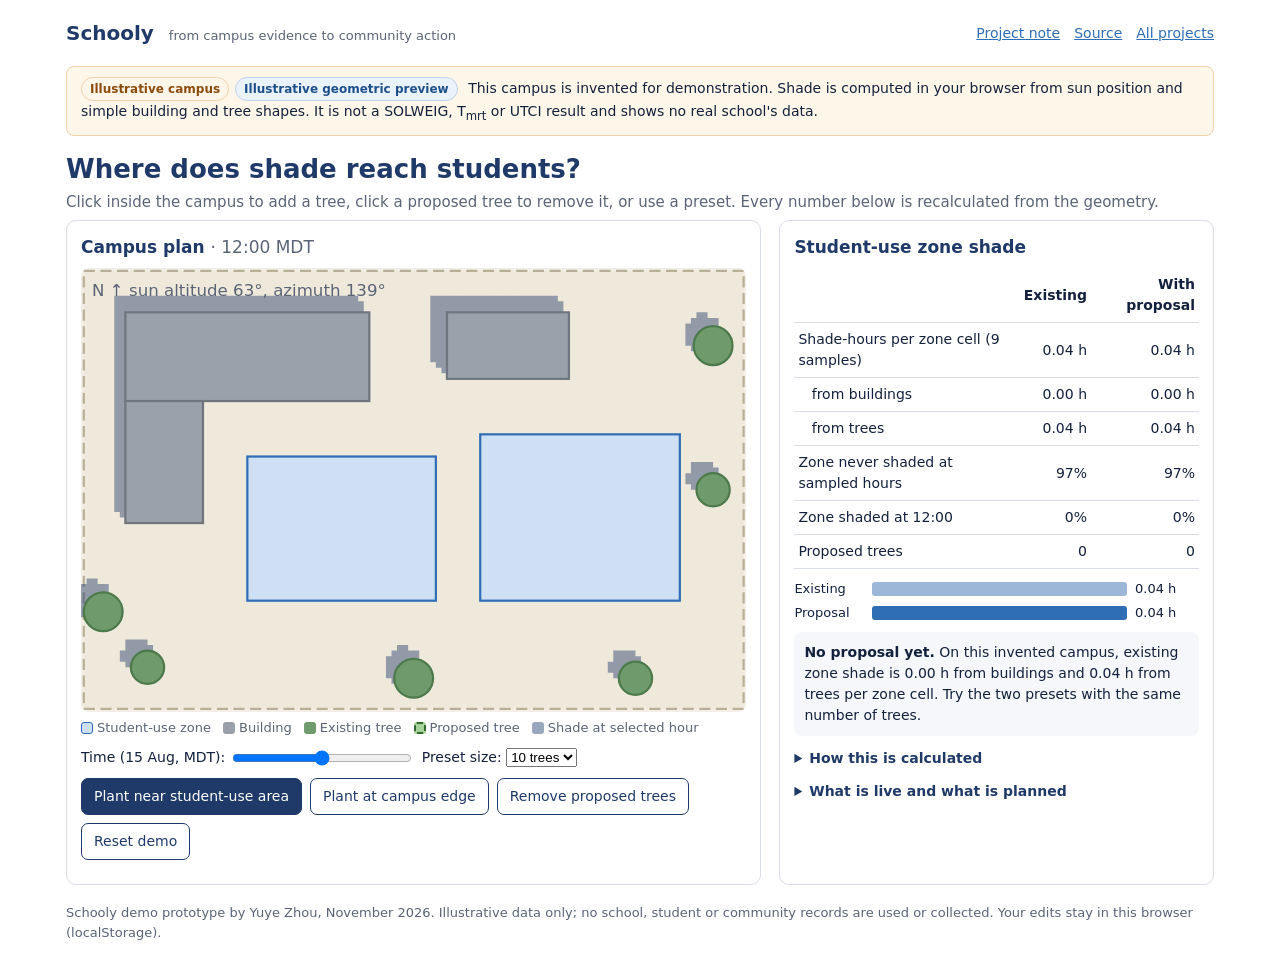
<file: explore/schooly/index.html>
<!doctype html>
<html lang="en">
<head>
<meta charset="utf-8">
<meta name="viewport" content="width=device-width, initial-scale=1">
<title>Schooly demo — Yuye Zhou</title>
<meta name="description" content="Interactive, illustrative schoolyard shade demo: compare planting near student-use areas with planting at the campus edge.">
<link rel="icon" type="image/svg+xml" href="../../assets/mark.svg">
<style>
:root{--ink:#14213d;--muted:#5b6477;--line:#d9dee7;--bg:#fff;--soft:#f5f7fa;--navy:#1f3a68;--blue:#2f6db5;--tree:#6f9a6b;--tree-d:#4d7a4b;--bldg:#9aa1ab;--heat:#d9822b;--zone:#e8eef8}
*{box-sizing:border-box}body{margin:0;background:var(--bg);color:var(--ink);font:15px/1.5 system-ui,-apple-system,"Segoe UI",Roboto,sans-serif}
a{color:var(--blue)}header,main,footer{max-width:1180px;margin:0 auto;padding:0 16px}
header{display:flex;justify-content:space-between;align-items:center;gap:12px;padding-top:18px;padding-bottom:10px;flex-wrap:wrap}
.brand{font-weight:700;font-size:20px;color:var(--navy);text-decoration:none}.brand small{font-weight:500;color:var(--muted);font-size:13px;margin-left:8px}
nav a{margin-left:14px;font-size:14px}
.banner{background:#fff6ea;border:1px solid #f0d3ad;border-radius:8px;padding:10px 14px;font-size:14px;margin:8px 0 14px}
.badge{display:inline-block;font-size:12px;font-weight:600;padding:2px 8px;border-radius:999px;margin-right:6px;border:1px solid}
.b-ill{background:#fff6ea;color:#8a4b0c;border-color:#f0d3ad}.b-calc{background:#eaf2fb;color:#1f4f8a;border-color:#bcd3ee}.b-plan{background:#f1f1f1;color:#555;border-color:#ccc}
.grid{display:grid;grid-template-columns:minmax(0,1.6fr) minmax(0,1fr);gap:18px}
@media (max-width:860px){.grid{grid-template-columns:1fr}}
.card{border:1px solid var(--line);border-radius:10px;padding:14px;background:#fff}
h1{font-size:26px;margin:4px 0 2px;color:var(--navy)}h2{font-size:17px;margin:0 0 8px;color:var(--navy)}
.lead{color:var(--muted);margin:0 0 6px}
svg{width:100%;height:auto;display:block;border-radius:8px;background:#f3efe6;touch-action:manipulation;cursor:crosshair}
.controls{display:flex;flex-wrap:wrap;gap:8px;align-items:center;margin:10px 0}
button{font:inherit;font-size:14px;padding:7px 12px;border-radius:7px;border:1px solid var(--navy);background:#fff;color:var(--navy);cursor:pointer}
button.primary{background:var(--navy);color:#fff}button:focus-visible,input:focus-visible{outline:3px solid #f2b84b;outline-offset:2px}
label{font-size:14px}input[type=range]{width:180px;vertical-align:middle}
.legend{display:flex;flex-wrap:wrap;gap:12px;font-size:13px;color:var(--muted);margin-top:6px}
.sw{display:inline-block;width:12px;height:12px;border-radius:3px;vertical-align:-2px;margin-right:4px}
table{width:100%;border-collapse:collapse;font-size:14px}th,td{text-align:left;padding:6px 4px;border-bottom:1px solid var(--line)}td.n{text-align:right;font-variant-numeric:tabular-nums}
.bars{margin-top:10px}.bar{height:14px;border-radius:3px;background:var(--blue)}.barrow{display:grid;grid-template-columns:70px 1fr 64px;gap:8px;align-items:center;font-size:13px;margin:4px 0}
.why{font-size:14px;background:var(--soft);border-radius:8px;padding:10px;margin-top:10px}
details{margin-top:12px;font-size:14px}summary{cursor:pointer;font-weight:600;color:var(--navy)}
footer{color:var(--muted);font-size:13px;padding-top:18px;padding-bottom:28px}
@media (prefers-reduced-motion:reduce){*{transition:none!important}}
</style>
</head>
<body>
<header>
  <a class="brand" href="../../projects/schooly/">Schooly <small>from campus evidence to community action</small></a>
  <nav><a href="../../projects/schooly/">Project note</a><a href="https://github.com/yuye06/yuye06.github.io/tree/main/explore/schooly">Source</a><a href="../../index.html#research">All projects</a></nav>
</header>
<main>
  <div class="banner"><span class="badge b-ill">Illustrative campus</span><span class="badge b-calc">Illustrative geometric preview</span>
    This campus is invented for demonstration. Shade is computed in your browser from sun position and simple building and tree shapes. It is not a SOLWEIG, T<sub>mrt</sub> or UTCI result and shows no real school's data.</div>
  <h1>Where does shade reach students?</h1>
  <p class="lead">Click inside the campus to add a tree, click a proposed tree to remove it, or use a preset. Every number below is recalculated from the geometry.</p>
  <div class="grid">
    <section class="card" aria-labelledby="mapt">
      <h2 id="mapt">Campus plan <span id="clock" style="font-weight:500;color:var(--muted)"></span></h2>
      <svg id="map" viewBox="0 0 120 80" role="img" aria-label="Illustrative campus plan with buildings, student-use zones, existing trees, proposed trees and computed shadows"></svg>
      <div class="legend">
        <span><i class="sw" style="background:#cfe0f5;border:1px solid #2f6db5"></i>Student-use zone</span>
        <span><i class="sw" style="background:var(--bldg)"></i>Building</span>
        <span><i class="sw" style="background:var(--tree)"></i>Existing tree</span>
        <span><i class="sw" style="background:#a6d29c;border:2px dashed #2f6b2a"></i>Proposed tree</span>
        <span><i class="sw" style="background:rgba(31,58,104,.45)"></i>Shade at selected hour</span>
      </div>
      <div class="controls">
        <label for="hour">Time (15 Aug, MDT): <input id="hour" type="range" min="8" max="16" step="1" value="12"></label>
        <label for="ntrees">Preset size: <select id="ntrees"></select></label>
      </div>
      <div class="controls">
        <button id="pZone" class="primary">Plant near student-use area</button>
        <button id="pEdge">Plant at campus edge</button>
        <button id="pClear">Remove proposed trees</button>
        <button id="pReset">Reset demo</button>
      </div>
    </section>
    <section class="card" aria-labelledby="rest" aria-live="polite">
      <h2 id="rest">Student-use zone shade</h2>
      <table>
        <thead><tr><th></th><th style="text-align:right">Existing</th><th style="text-align:right">With proposal</th></tr></thead>
        <tbody id="tbl"></tbody>
      </table>
      <div class="bars" id="bars"></div>
      <div class="why" id="why"></div>
      <details><summary>How this is calculated</summary>
        <p>Sun altitude and azimuth come from standard solar-geometry formulas for 15 August at 35.1°N, 106.6°W, at the nine whole hours 08:00–16:00 MDT, clear sky. The campus is a 1 m grid. A cell is in building shade if a line toward the sun meets a building below its roof height; it is in tree shade if it falls inside a crown's projected shadow (crown treated as a disk at mid-crown height). Shade-hours sum the nine hourly samples, each counted as one hour, averaged over student-use cells.</p>
        <p><strong>Not included:</strong> terrain, diffuse light, crown porosity, tree growth and survival, irrigation, weather, actual student schedules or locations, and any thermal-comfort quantity. Results describe this invented geometry only.</p>
      </details>
      <details><summary>What is live and what is planned</summary>
        <p><span class="badge b-calc">Live</span> shadow geometry, add/remove trees, zone-versus-edge presets, before/after values, saved locally in your browser.</p>
        <p><span class="badge b-plan">Planned</span> community feedback, decision brief and human approval steps; research-derived New Mexico campus layers once cleared for public release.</p>
      </details>
    </section>
  </div>
</main>
<footer>Schooly demo prototype by Yuye Zhou, November 2026. Illustrative data only; no school, student or community records are used or collected. Your edits stay in this browser (localStorage).</footer>
<script>
(function(){
"use strict";
var W=120,H=80,LAT=35.1,LON=-106.6,DOY=227,HOURS=[8,9,10,11,12,13,14,15,16];
// Illustrative campus (metres; x east, y south)
var BUILD=[{x:8,y:8,w:44,h:16,z:7},{x:8,y:24,w:14,h:22,z:7},{x:66,y:8,w:22,h:12,z:9}];
var ZONES=[{x:30,y:34,w:34,h:26,name:"Playground and courts"},{x:72,y:30,w:36,h:30,name:"Field"}];
var EXIST=[{x:4,y:62,r:3.5},{x:12,y:72,r:3},{x:60,y:74,r:3.5},{x:100,y:74,r:3},{x:114,y:40,r:3},{x:114,y:14,r:3.5}];
var TREE_H=8,CROWN_MID=5.5;
var KEY="schooly-demo-v1";
var state=load()||{hour:12,trees:[],n:10};
// Shareable scenario links, e.g. ?preset=zone&n=10&hour=15 or ?t=40,50;46,52 (not saved until you edit)
var Q=new URLSearchParams(location.search);
if(Q.has("hour")||Q.has("preset")||Q.has("t")){
  var qh=+Q.get("hour"),qn=Math.min(20,Math.max(1,+Q.get("n")||10));
  state={hour:(qh>=8&&qh<=16)?Math.round(qh):12,trees:[],n:qn};
  if(Q.get("preset")==="zone"||Q.get("preset")==="edge")state.trees=preset(Q.get("preset"),qn);
  if(Q.get("t"))Q.get("t").split(";").slice(0,20).forEach(function(s){var a=s.split(",").map(Number);if(a.length===2&&a[0]>1&&a[0]<W-1&&a[1]>1&&a[1]<H-1&&!inBuilding(a[0],a[1]))state.trees.push({x:a[0],y:a[1],r:3,kind:"manual"})});
}
function load(){try{var s=JSON.parse(localStorage.getItem(KEY));return s&&Array.isArray(s.trees)?s:null}catch(e){return null}}
function save(){try{localStorage.setItem(KEY,JSON.stringify(state))}catch(e){}}
function rad(d){return d*Math.PI/180}
function sun(hr){ // NOAA-style approximation, clock time MDT (UTC-6)
  var B=2*Math.PI*(DOY-81)/364,eot=9.87*Math.sin(2*B)-7.53*Math.cos(B)-1.5*Math.sin(B);
  var dec=rad(23.44*Math.sin(2*Math.PI*(284+DOY)/365));
  var st=hr*60+4*(LON-(-90))+eot, ha=rad((st/60-12)*15), lat=rad(LAT);
  var sa=Math.sin(lat)*Math.sin(dec)+Math.cos(lat)*Math.cos(dec)*Math.cos(ha), alt=Math.asin(sa);
  var ca=(Math.sin(dec)-sa*Math.sin(lat))/(Math.cos(alt)*Math.cos(lat)); ca=Math.max(-1,Math.min(1,ca));
  var az=Math.acos(ca); if(ha>0) az=2*Math.PI-az;
  return {alt:alt,az:az};
}
var SUN={};HOURS.forEach(function(h){SUN[h]=sun(h)});
function inRect(px,py,b){return px>=b.x&&px<b.x+b.w&&py>=b.y&&py<b.y+b.h}
function inBuilding(px,py){for(var i=0;i<BUILD.length;i++)if(inRect(px,py,BUILD[i]))return true;return false}
function inZone(px,py){for(var i=0;i<ZONES.length;i++)if(inRect(px,py,ZONES[i]))return true;return false}
// shade masks: 0 none, 1 building, 2 tree
function mask(hr,trees){
  var s=SUN[hr],t=1/Math.tan(s.alt),ux=Math.sin(s.az),uy=-Math.cos(s.az); // toward sun, y south
  var m=new Uint8Array(W*H);
  for(var j=0;j<H;j++)for(var i=0;i<W;i++){
    var px=i+.5,py=j+.5,k=j*W+i;
    if(inBuilding(px,py)){m[k]=1;continue}
    for(var b=0;b<BUILD.length&&!m[k];b++){var L=BUILD[b].z*t;for(var d=.5;d<=L;d+=.5){if(inRect(px+ux*d,py+uy*d,BUILD[b])){m[k]=1;break}}}
    if(m[k])continue;
    var off=CROWN_MID*t;
    for(var q=0;q<trees.length;q++){var tr=trees[q],cx=tr.x-ux*off,cy=tr.y-uy*off,dx=px-cx,dy=py-cy;if(dx*dx+dy*dy<=tr.r*tr.r){m[k]=2;break}}
  }
  return m;
}
var ZCELLS=[];for(var j=0;j<H;j++)for(var i=0;i<W;i++)if(inZone(i+.5,j+.5)&&!inBuilding(i+.5,j+.5))ZCELLS.push(j*W+i);
function metrics(trees){
  var hrs=new Float32Array(W*H),bh=0,th=0,never=0,cur=null;
  HOURS.forEach(function(h){var m=mask(h,trees);if(h===state.hour)cur=m;ZCELLS.forEach(function(k){if(m[k]){hrs[k]++; if(m[k]===1)bh++;else th++}})});
  ZCELLS.forEach(function(k){if(!hrs[k])never++});
  var n=ZCELLS.length;
  var curShare=0;ZCELLS.forEach(function(k){if(cur[k])curShare++});
  return {shadeH:(bh+th)/n,bldH:bh/n,treeH:th/n,never:100*never/n,now:100*curShare/n,cur:cur};
}
function allTrees(){return EXIST.concat(state.trees)}
// placement presets (deterministic)
function preset(kind,n){
  var c=[],i;
  if(kind==="zone"){ // along the south and west sides of student-use zones, inside the zone edge
    ZONES.forEach(function(z){for(i=0;i<8;i++)c.push({x:z.x+3+i*(z.w-6)/7,y:z.y+z.h-3});for(i=1;i<5;i++)c.push({x:z.x+3,y:z.y+3+i*(z.h-6)/5})});
  }else{ // campus perimeter outside zones and buildings
    for(i=0;i<10;i++)c.push({x:6+i*12,y:77});for(i=0;i<6;i++)c.push({x:117,y:26+i*9});for(i=0;i<6;i++)c.push({x:94+i*4,y:3})
  }
  c=c.filter(function(p){return !inBuilding(p.x,p.y)});
  return c.slice(0,n).map(function(p){return {x:+p.x.toFixed(1),y:+p.y.toFixed(1),r:3,kind:kind}});
}
var svg=document.getElementById("map"),NS="http://www.w3.org/2000/svg";
function el(n,a){var e=document.createElementNS(NS,n);for(var k in a)e.setAttribute(k,a[k]);return e}
var base=null;
function draw(){
  var trees=allTrees(),now=metrics(trees);base=base||metrics(EXIST);
  while(svg.firstChild)svg.removeChild(svg.firstChild);
  svg.appendChild(el("rect",{x:0.5,y:0.5,width:W-1,height:H-1,fill:"#efe9dc",stroke:"#b9ae97","stroke-dasharray":"2 1","stroke-width":.4}));
  ZONES.forEach(function(z){svg.appendChild(el("rect",{x:z.x,y:z.y,width:z.w,height:z.h,fill:"#cfe0f5",stroke:"#2f6db5","stroke-width":.4}))});
  var p="";for(var j=0;j<H;j++)for(var i=0;i<W;i++){if(now.cur[j*W+i]&&!inBuilding(i+.5,j+.5))p+="M"+i+" "+j+"h1v1h-1z"}
  svg.appendChild(el("path",{d:p,fill:"rgba(31,58,104,.45)"}));
  BUILD.forEach(function(b){svg.appendChild(el("rect",{x:b.x,y:b.y,width:b.w,height:b.h,fill:"#9aa1ab",stroke:"#6f7680","stroke-width":.4}))});
  EXIST.forEach(function(t){svg.appendChild(el("circle",{cx:t.x,cy:t.y,r:t.r,fill:"#6f9a6b",stroke:"#4d7a4b","stroke-width":.4}))});
  state.trees.forEach(function(t,ix){var c=el("circle",{cx:t.x,cy:t.y,r:t.r,fill:"#a6d29c","fill-opacity":.9,stroke:"#2f6b2a","stroke-width":.5,"stroke-dasharray":"1 .6",tabindex:0,role:"button","aria-label":"Proposed tree "+(ix+1)+", press Enter to remove"});
    c.addEventListener("click",function(e){e.stopPropagation();state.trees.splice(ix,1);save();draw()});
    c.addEventListener("keydown",function(e){if(e.key==="Enter"||e.key===" "){e.preventDefault();state.trees.splice(ix,1);save();draw()}});
    svg.appendChild(c)});
  var s=SUN[state.hour],ax=60+Math.sin(s.az)*0,lab=el("text",{x:2,y:5,"font-size":3,fill:"#5b6477"});lab.textContent="N ↑   sun altitude "+(s.alt*180/Math.PI).toFixed(0)+"°, azimuth "+(s.az*180/Math.PI).toFixed(0)+"°";svg.appendChild(lab);
  document.getElementById("clock").textContent="· "+String(state.hour).padStart(2,"0")+":00 MDT";
  var rows=[["Shade-hours per zone cell (9 samples)",base.shadeH.toFixed(2)+" h",now.shadeH.toFixed(2)+" h"],
    ["  from buildings",base.bldH.toFixed(2)+" h",now.bldH.toFixed(2)+" h"],["  from trees",base.treeH.toFixed(2)+" h",now.treeH.toFixed(2)+" h"],
    ["Zone never shaded at sampled hours",base.never.toFixed(0)+"%",now.never.toFixed(0)+"%"],
    ["Zone shaded at "+String(state.hour).padStart(2,"0")+":00",metrics(EXIST).now.toFixed(0)+"%",now.now.toFixed(0)+"%"],
    ["Proposed trees","0",String(state.trees.length)]];
  document.getElementById("tbl").innerHTML=rows.map(function(r){return "<tr><td>"+r[0].replace(/^  /,"&nbsp;&nbsp;&nbsp;")+"</td><td class=n>"+r[1]+"</td><td class=n>"+r[2]+"</td></tr>"}).join("");
  var mx=Math.max(base.shadeH,now.shadeH,.01);
  document.getElementById("bars").innerHTML=[["Existing",base.shadeH,"#9db7d8"],["Proposal",now.shadeH,"#2f6db5"]].map(function(b){return '<div class="barrow"><span>'+b[0]+'</span><div class="bar" style="width:'+(100*b[1]/mx).toFixed(1)+'%;background:'+b[2]+'"></div><span>'+b[1].toFixed(2)+' h</span></div>'}).join("");
  var zoneT=state.trees.filter(function(t){return inZone(t.x,t.y)}).length,gain=now.shadeH-base.shadeH;
  document.getElementById("why").innerHTML=state.trees.length?("<strong>Why this changed.</strong> "+state.trees.length+" proposed tree"+(state.trees.length>1?"s":"")+", "+zoneT+" inside a student-use zone. Zone shade changed by "+(gain>=0?"+":"")+gain.toFixed(2)+" h per cell. Trees outside the zones only help when their shadows fall onto zone ground at the sampled hours; at midday shadows are short, so edge trees rarely reach the zones."):"<strong>No proposal yet.</strong> On this invented campus, existing zone shade is "+base.bldH.toFixed(2)+" h from buildings and "+base.treeH.toFixed(2)+" h from trees per zone cell. Try the two presets with the same number of trees.";
}
svg.addEventListener("click",function(e){
  var pt=svg.createSVGPoint();pt.x=e.clientX;pt.y=e.clientY;var q=pt.matrixTransform(svg.getScreenCTM().inverse());
  if(q.x<1||q.y<1||q.x>W-1||q.y>H-1||inBuilding(q.x,q.y))return;
  if(state.trees.length>=20)return;
  state.trees.push({x:+q.x.toFixed(1),y:+q.y.toFixed(1),r:3,kind:"manual"});save();draw();
});
var sel=document.getElementById("ntrees");for(var n=1;n<=20;n++){var o=document.createElement("option");o.value=n;o.textContent=n+" trees";sel.appendChild(o)}
sel.value=state.n||10;sel.addEventListener("change",function(){state.n=+sel.value;save()});
var hr=document.getElementById("hour");hr.value=state.hour;hr.addEventListener("input",function(){state.hour=+hr.value;save();draw()});
document.getElementById("pZone").onclick=function(){state.trees=preset("zone",+sel.value);save();draw()};
document.getElementById("pEdge").onclick=function(){state.trees=preset("edge",+sel.value);save();draw()};
document.getElementById("pClear").onclick=function(){state.trees=[];save();draw()};
document.getElementById("pReset").onclick=function(){state={hour:12,trees:[],n:10};try{localStorage.removeItem(KEY)}catch(e){}hr.value=12;sel.value=10;draw()};
if(Q.get("open")==="1")Array.prototype.forEach.call(document.querySelectorAll("details"),function(d){d.open=true});
draw();
})();
</script>
</body>
</html>
</file>
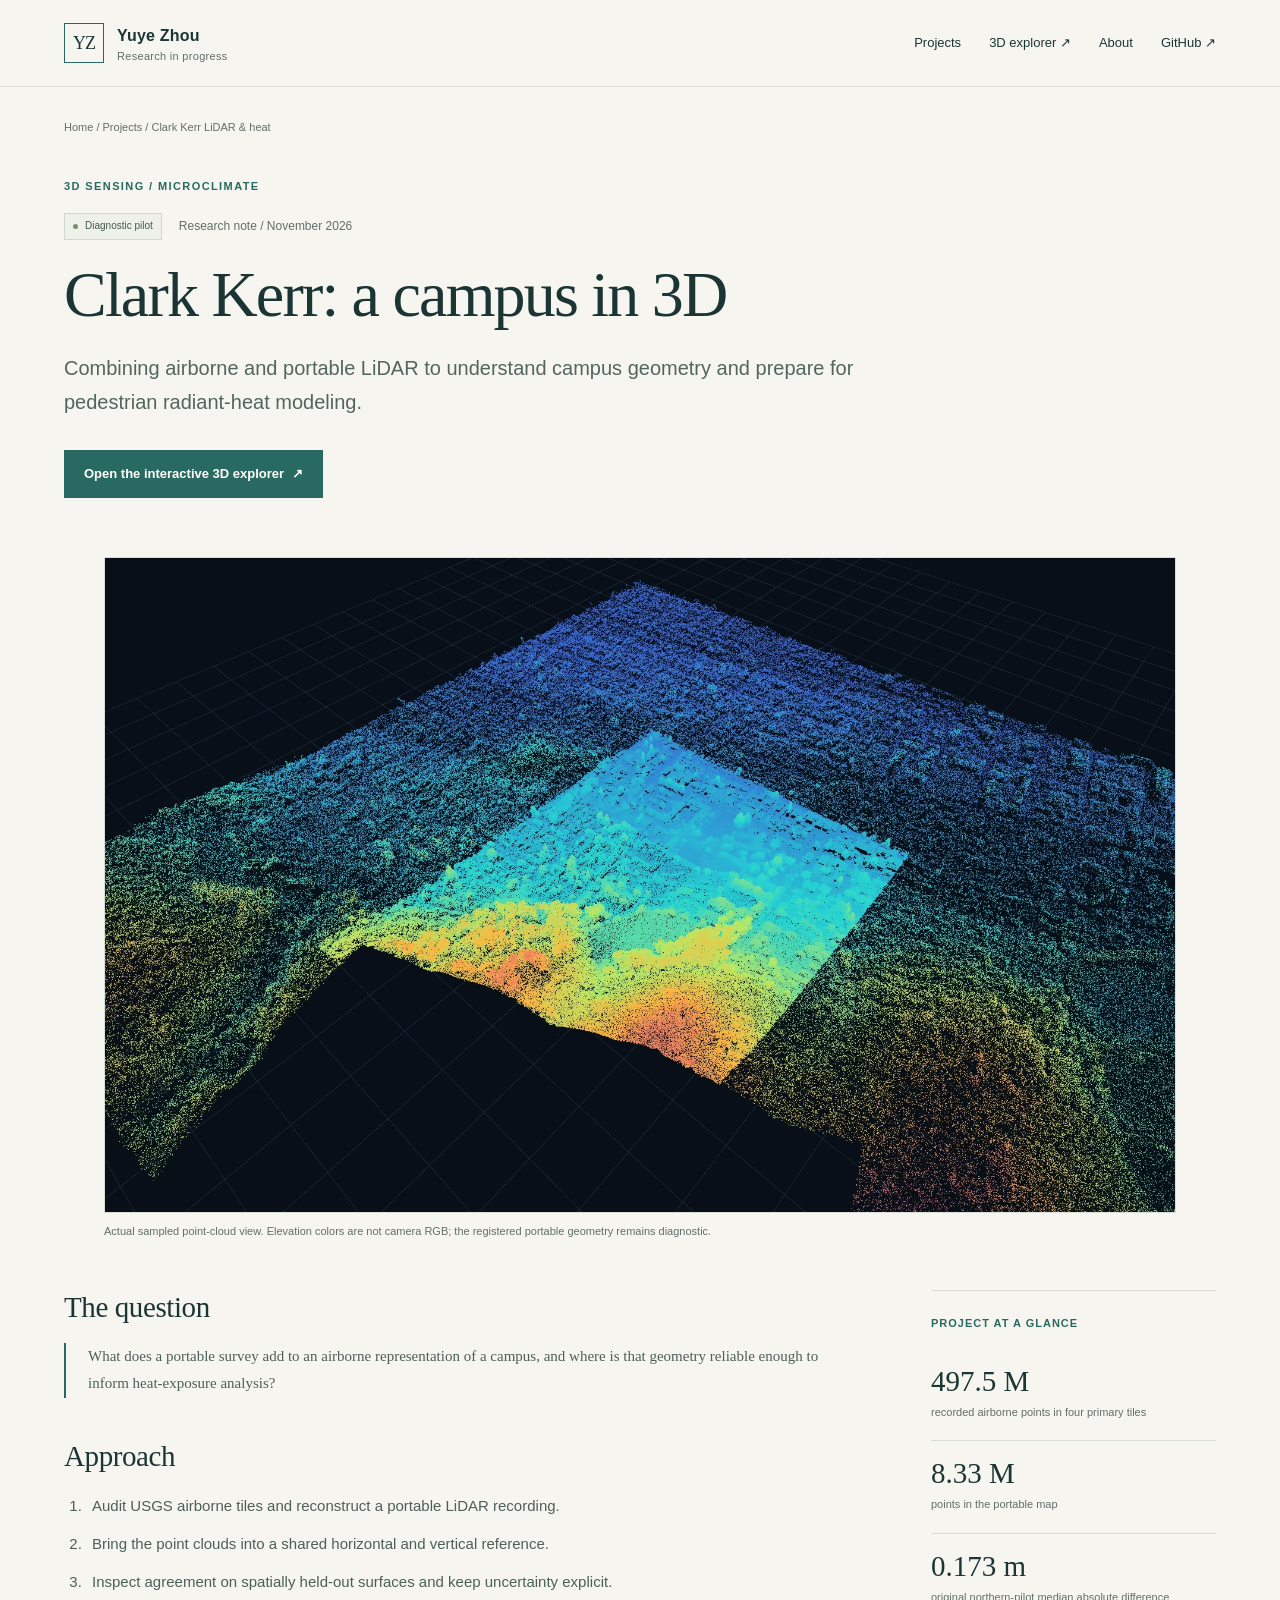
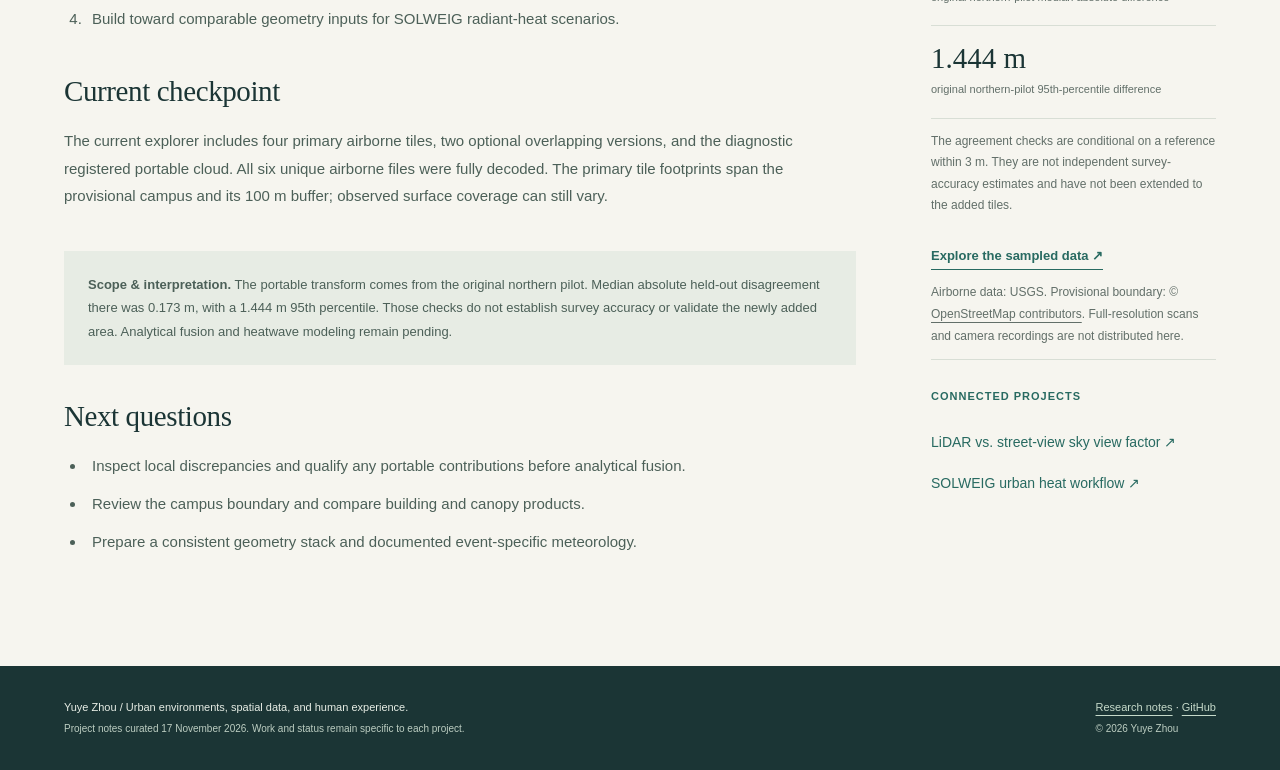
<file: projects/clark-kerr/index.html>
<!doctype html><html lang="en"><head><meta charset="utf-8"><meta name="viewport" content="width=device-width,initial-scale=1">
<title>Clark Kerr: a campus in 3D — Yuye Zhou</title><meta name="description" content="Combining airborne and portable LiDAR to understand campus geometry and prepare for pedestrian radiant-heat modeling."><meta name="theme-color" content="#f6f5ef">
<link rel="canonical" href="https://yuye06.github.io/projects/clark-kerr/"><link rel="icon" type="image/svg+xml" href="../../assets/mark.svg"><link rel="stylesheet" href="../../assets/site.css">
<meta property="og:type" content="website"><meta property="og:title" content="Clark Kerr: a campus in 3D — Yuye Zhou"><meta property="og:description" content="Combining airborne and portable LiDAR to understand campus geometry and prepare for pedestrian radiant-heat modeling."><meta property="og:url" content="https://yuye06.github.io/projects/clark-kerr/"><meta property="og:image" content="https://yuye06.github.io/assets/clark-kerr-overview.webp">
<meta name="twitter:card" content="summary_large_image"><script defer src="../../assets/site.js"></script></head><body>
<a class="skip-link" href="#main">Skip to content</a><header class="site-header"><div class="wrap header-inner"><a class="brand" href="../../index.html" aria-label="Yuye Zhou home"><span class="brand-mark" aria-hidden="true">YZ</span><span><strong>Yuye Zhou</strong><small>Research in progress</small></span></a>
<button class="nav-button" aria-expanded="false" aria-controls="primary-nav">Menu <span aria-hidden="true">☰</span></button><nav id="primary-nav" class="site-nav" aria-label="Primary"><a href="../../index.html#research">Projects</a><a href="../../explore/clark-kerr/">3D explorer <span aria-hidden="true">↗</span></a><a href="../../index.html#about">About</a><a href="https://github.com/yuye06" rel="me">GitHub <span aria-hidden="true">↗</span></a></nav></div></header><main id="main" class="wrap"><div class="breadcrumb"><a href="../../index.html">Home</a> <span aria-hidden="true"> / </span><a href="../../index.html#research">Projects</a> <span aria-hidden="true"> / </span>Clark Kerr LiDAR &amp; heat</div><section class="project-hero"><p class="eyebrow">3D sensing / microclimate</p><div class="project-status-line"><span class="status">Diagnostic pilot</span><span>Research note / November 2026</span></div><h1>Clark Kerr: a campus in 3D</h1><p class="project-lead">Combining airborne and portable LiDAR to understand campus geometry and prepare for pedestrian radiant-heat modeling.</p><div class="actions"><a class="button" href="../../explore/clark-kerr/">Open the interactive 3D explorer <span aria-hidden="true">↗</span></a></div></section><figure class="project-figure"><img src="../../assets/clark-kerr-overview.webp" alt="Actual elevation-colored point-cloud preview of the campus and surrounding terrain" width="1800" height="1100"><figcaption>Actual sampled point-cloud view. Elevation colors are not camera RGB; the registered portable geometry remains diagnostic.</figcaption></figure><div class="project-body"><div><section class="article-block"><h2>The question</h2><p class="question">What does a portable survey add to an airborne representation of a campus, and where is that geometry reliable enough to inform heat-exposure analysis?</p></section><section class="article-block"><h2>Approach</h2><ol><li>Audit USGS airborne tiles and reconstruct a portable LiDAR recording.</li><li>Bring the point clouds into a shared horizontal and vertical reference.</li><li>Inspect agreement on spatially held-out surfaces and keep uncertainty explicit.</li><li>Build toward comparable geometry inputs for SOLWEIG radiant-heat scenarios.</li></ol></section><section class="article-block"><h2>Current checkpoint</h2><p>The current explorer includes four primary airborne tiles, two optional overlapping versions, and the diagnostic registered portable cloud. All six unique airborne files were fully decoded. The primary tile footprints span the provisional campus and its 100 m buffer; observed surface coverage can still vary.</p></section><div class="research-note"><strong>Scope &amp; interpretation.</strong> The portable transform comes from the original northern pilot. Median absolute held-out disagreement there was 0.173 m, with a 1.444 m 95th percentile. Those checks do not establish survey accuracy or validate the newly added area. Analytical fusion and heatwave modeling remain pending.</div><section class="article-block"><h2>Next questions</h2><ul><li>Inspect local discrepancies and qualify any portable contributions before analytical fusion.</li><li>Review the campus boundary and compare building and canopy products.</li><li>Prepare a consistent geometry stack and documented event-specific meteorology.</li></ul></section></div><aside class="project-aside"><h3>Project at a glance</h3><div class="aside-stat"><strong>497.5 M</strong><span>recorded airborne points in four primary tiles</span></div><div class="aside-stat"><strong>8.33 M</strong><span>points in the portable map</span></div><div class="aside-stat"><strong>0.173 m</strong><span>original northern-pilot median absolute difference</span></div><div class="aside-stat"><strong>1.444 m</strong><span>original northern-pilot 95th-percentile difference</span></div><p>The agreement checks are conditional on a reference within 3 m. They are not independent survey-accuracy estimates and have not been extended to the added tiles.</p><div class="resource-row"><a class="text-link" href="../../explore/clark-kerr/">Explore the sampled data ↗</a></div><p>Airborne data: USGS. Provisional boundary: © <a href="https://www.openstreetmap.org/copyright">OpenStreetMap contributors</a>. Full-resolution scans and camera recordings are not distributed here.</p><div class="related"><h3>Connected projects</h3><a href="../sky-view-factor/">LiDAR vs. street-view sky view factor <span aria-hidden="true">↗</span></a><a href="../solweig-urban-heat/">SOLWEIG urban heat workflow <span aria-hidden="true">↗</span></a></div></aside></div></main><footer class="site-footer"><div class="wrap footer-inner"><div><p>Yuye Zhou <span aria-hidden="true"> / </span> Urban environments, spatial data, and human experience.</p><p class="footer-meta">Project notes curated 17 November 2026. Work and status remain specific to each project.</p></div><div><p><a href="../../index.html#research">Research notes</a> · <a href="https://github.com/yuye06">GitHub</a></p><p class="footer-meta">© 2026 Yuye Zhou</p></div></div></footer></body></html>
</file>
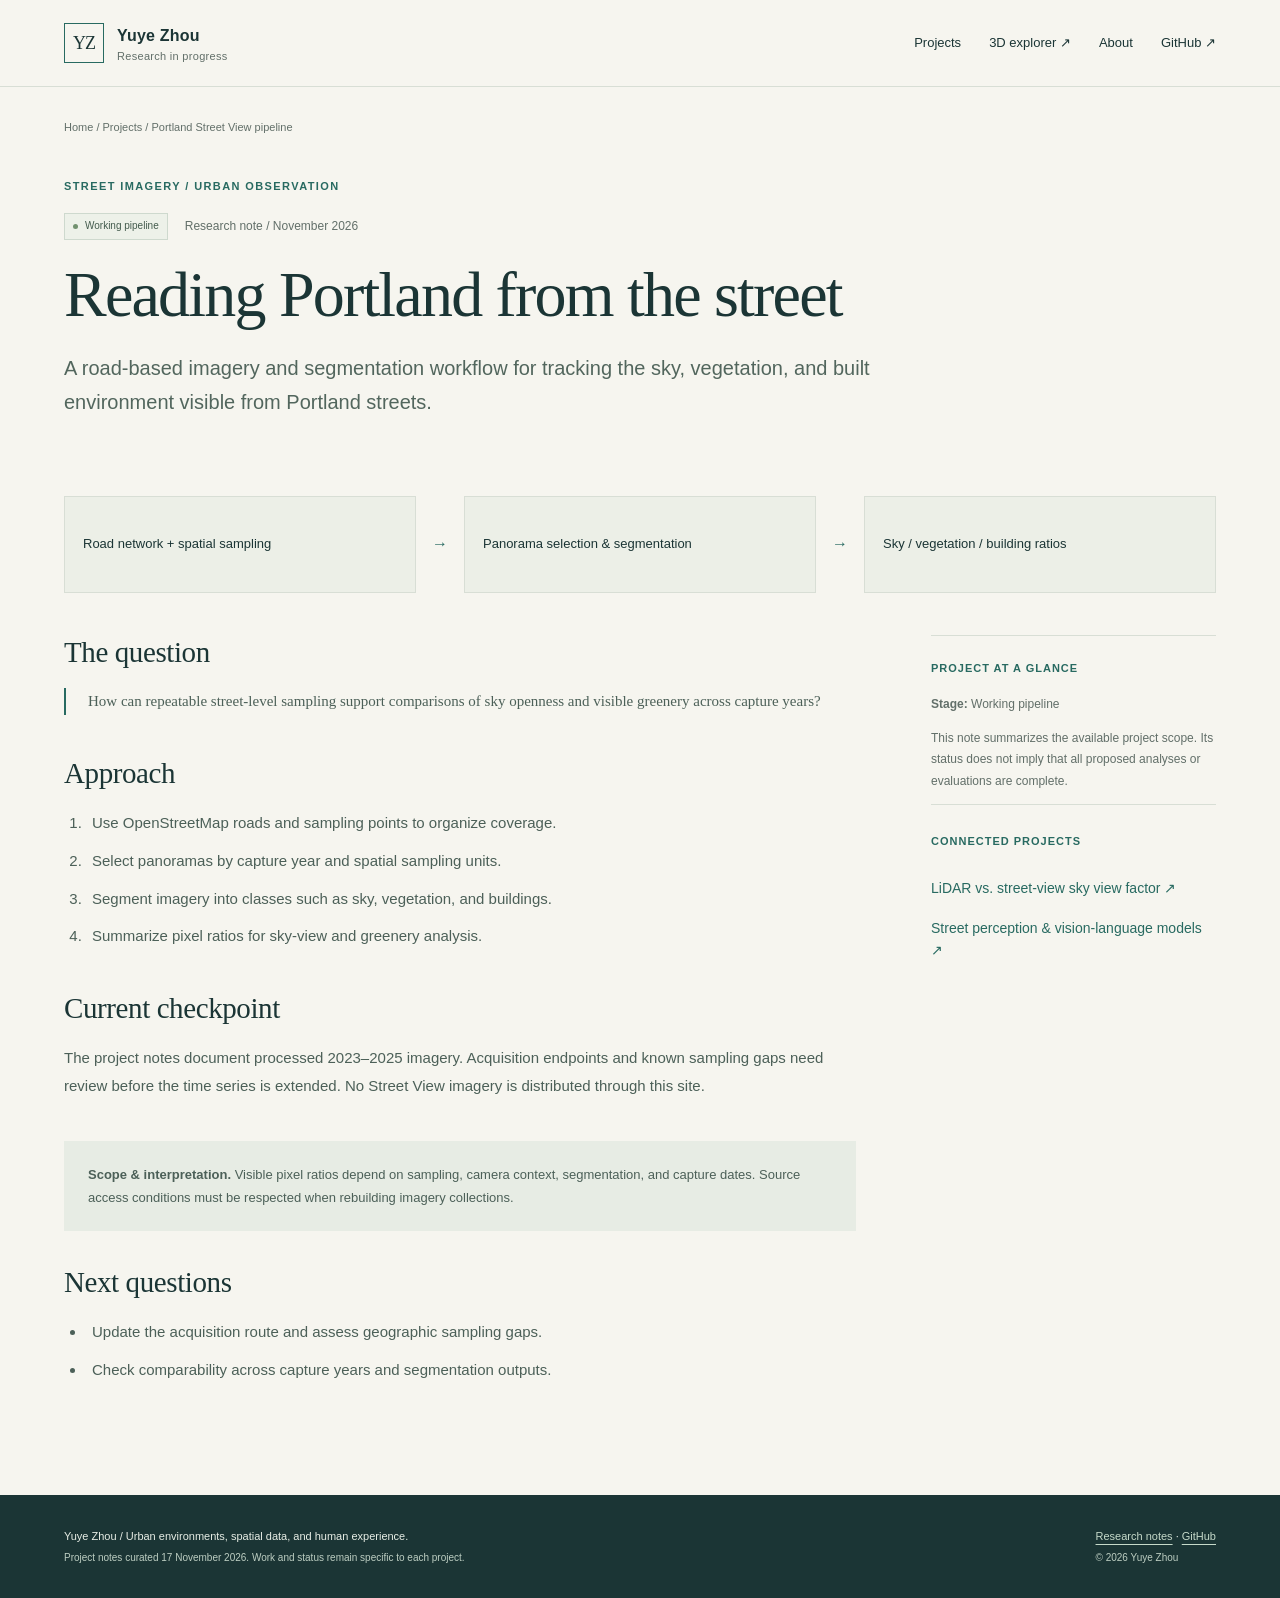
<file: projects/portland-street-view/index.html>
<!doctype html><html lang="en"><head><meta charset="utf-8"><meta name="viewport" content="width=device-width,initial-scale=1">
<title>Reading Portland from the street — Yuye Zhou</title><meta name="description" content="A road-based imagery and segmentation workflow for tracking the sky, vegetation, and built environment visible from Portland streets."><meta name="theme-color" content="#f6f5ef">
<link rel="canonical" href="https://yuye06.github.io/projects/portland-street-view/"><link rel="icon" type="image/svg+xml" href="../../assets/mark.svg"><link rel="stylesheet" href="../../assets/site.css">
<meta property="og:type" content="website"><meta property="og:title" content="Reading Portland from the street — Yuye Zhou"><meta property="og:description" content="A road-based imagery and segmentation workflow for tracking the sky, vegetation, and built environment visible from Portland streets."><meta property="og:url" content="https://yuye06.github.io/projects/portland-street-view/"><meta property="og:image" content="https://yuye06.github.io/assets/clark-kerr-overview.webp">
<meta name="twitter:card" content="summary_large_image"><script defer src="../../assets/site.js"></script></head><body>
<a class="skip-link" href="#main">Skip to content</a><header class="site-header"><div class="wrap header-inner"><a class="brand" href="../../index.html" aria-label="Yuye Zhou home"><span class="brand-mark" aria-hidden="true">YZ</span><span><strong>Yuye Zhou</strong><small>Research in progress</small></span></a>
<button class="nav-button" aria-expanded="false" aria-controls="primary-nav">Menu <span aria-hidden="true">☰</span></button><nav id="primary-nav" class="site-nav" aria-label="Primary"><a href="../../index.html#research">Projects</a><a href="../../explore/clark-kerr/">3D explorer <span aria-hidden="true">↗</span></a><a href="../../index.html#about">About</a><a href="https://github.com/yuye06" rel="me">GitHub <span aria-hidden="true">↗</span></a></nav></div></header><main id="main" class="wrap"><div class="breadcrumb"><a href="../../index.html">Home</a> <span aria-hidden="true"> / </span><a href="../../index.html#research">Projects</a> <span aria-hidden="true"> / </span>Portland Street View pipeline</div><section class="project-hero"><p class="eyebrow">Street imagery / urban observation</p><div class="project-status-line"><span class="status">Working pipeline</span><span>Research note / November 2026</span></div><h1>Reading Portland from the street</h1><p class="project-lead">A road-based imagery and segmentation workflow for tracking the sky, vegetation, and built environment visible from Portland streets.</p></section><div class="diagram" aria-label="Research approach sketch"><div class="diagram-step">Road network + spatial sampling</div><span class="diagram-arrow" aria-hidden="true">→</span><div class="diagram-step">Panorama selection &amp; segmentation</div><span class="diagram-arrow" aria-hidden="true">→</span><div class="diagram-step">Sky / vegetation / building ratios</div></div><div class="project-body"><div><section class="article-block"><h2>The question</h2><p class="question">How can repeatable street-level sampling support comparisons of sky openness and visible greenery across capture years?</p></section><section class="article-block"><h2>Approach</h2><ol><li>Use OpenStreetMap roads and sampling points to organize coverage.</li><li>Select panoramas by capture year and spatial sampling units.</li><li>Segment imagery into classes such as sky, vegetation, and buildings.</li><li>Summarize pixel ratios for sky-view and greenery analysis.</li></ol></section><section class="article-block"><h2>Current checkpoint</h2><p>The project notes document processed 2023–2025 imagery. Acquisition endpoints and known sampling gaps need review before the time series is extended. No Street View imagery is distributed through this site.</p></section><div class="research-note"><strong>Scope &amp; interpretation.</strong> Visible pixel ratios depend on sampling, camera context, segmentation, and capture dates. Source access conditions must be respected when rebuilding imagery collections.</div><section class="article-block"><h2>Next questions</h2><ul><li>Update the acquisition route and assess geographic sampling gaps.</li><li>Check comparability across capture years and segmentation outputs.</li></ul></section></div><aside class="project-aside"><h3>Project at a glance</h3><p><strong>Stage:</strong> Working pipeline</p><p>This note summarizes the available project scope. Its status does not imply that all proposed analyses or evaluations are complete.</p><div class="related"><h3>Connected projects</h3><a href="../sky-view-factor/">LiDAR vs. street-view sky view factor <span aria-hidden="true">↗</span></a><a href="../would-you-walk-here/">Street perception &amp; vision-language models <span aria-hidden="true">↗</span></a></div></aside></div></main><footer class="site-footer"><div class="wrap footer-inner"><div><p>Yuye Zhou <span aria-hidden="true"> / </span> Urban environments, spatial data, and human experience.</p><p class="footer-meta">Project notes curated 17 November 2026. Work and status remain specific to each project.</p></div><div><p><a href="../../index.html#research">Research notes</a> · <a href="https://github.com/yuye06">GitHub</a></p><p class="footer-meta">© 2026 Yuye Zhou</p></div></div></footer></body></html>
</file>
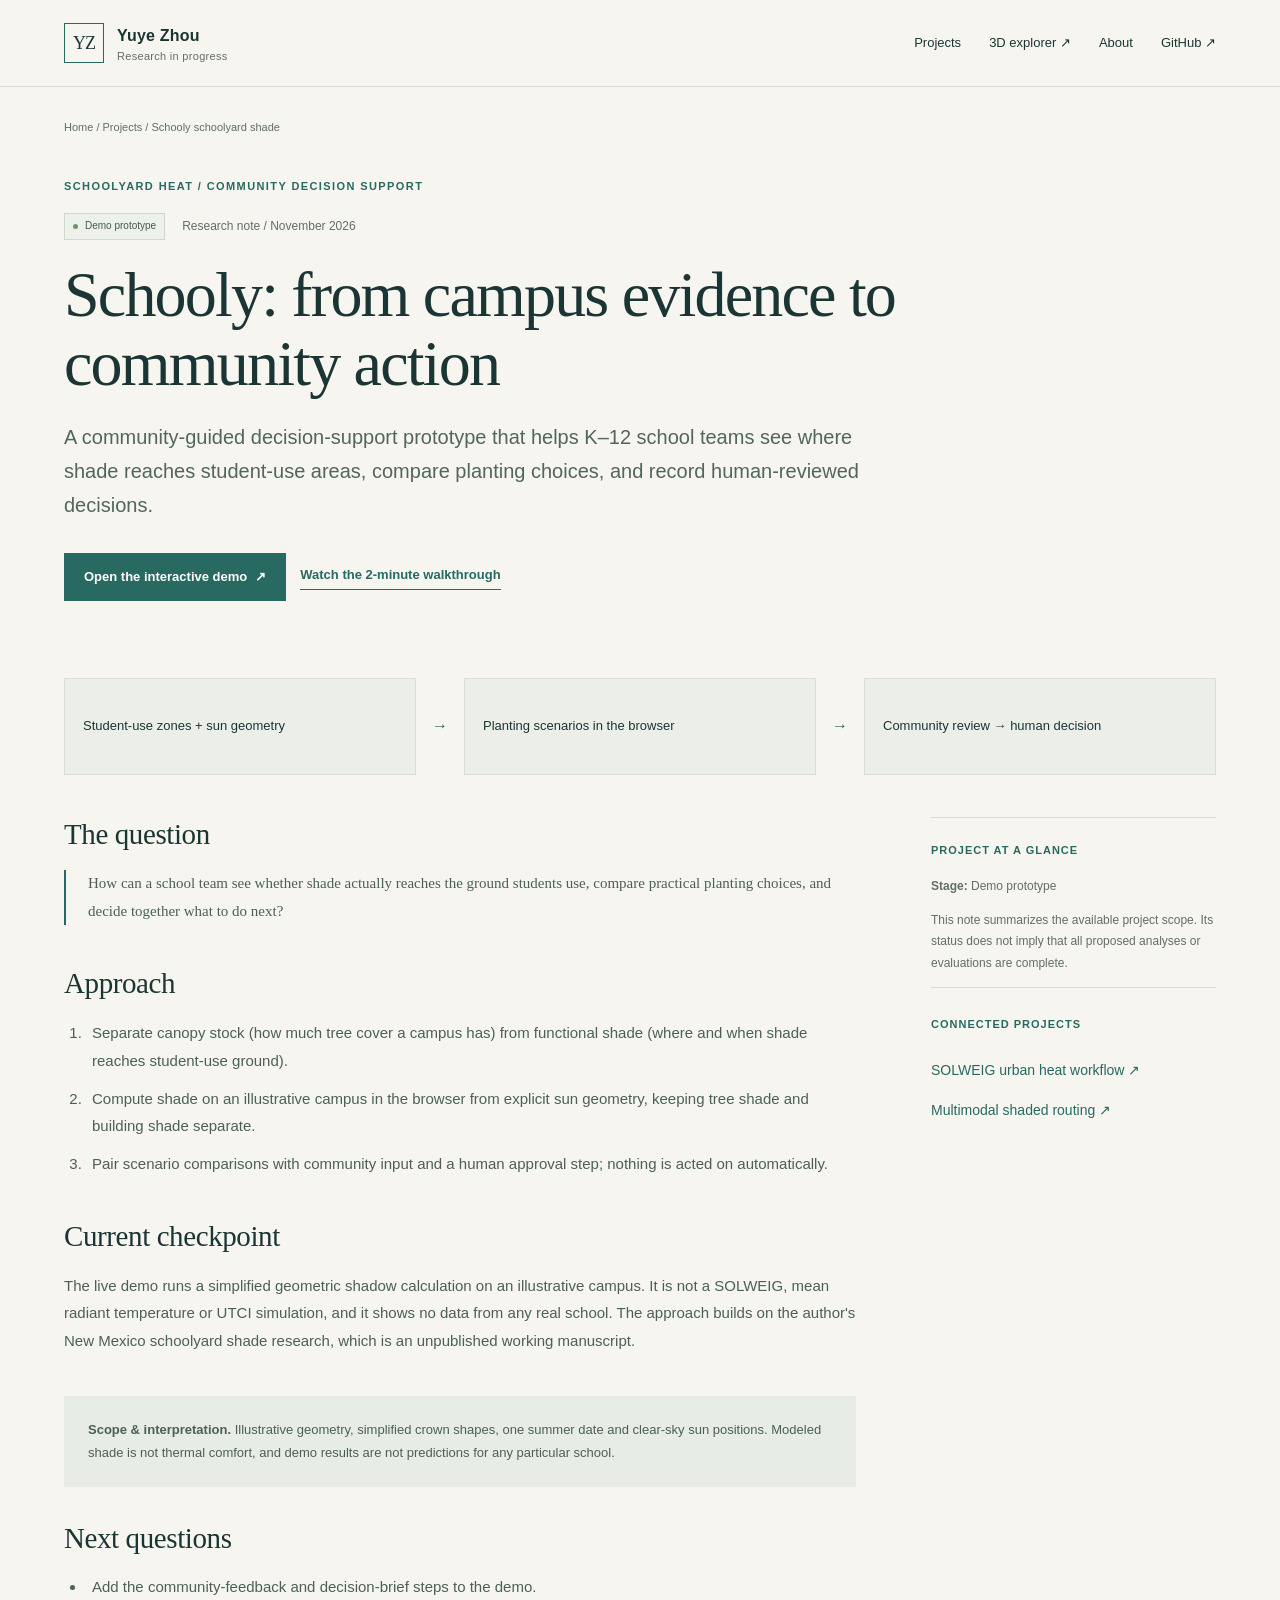
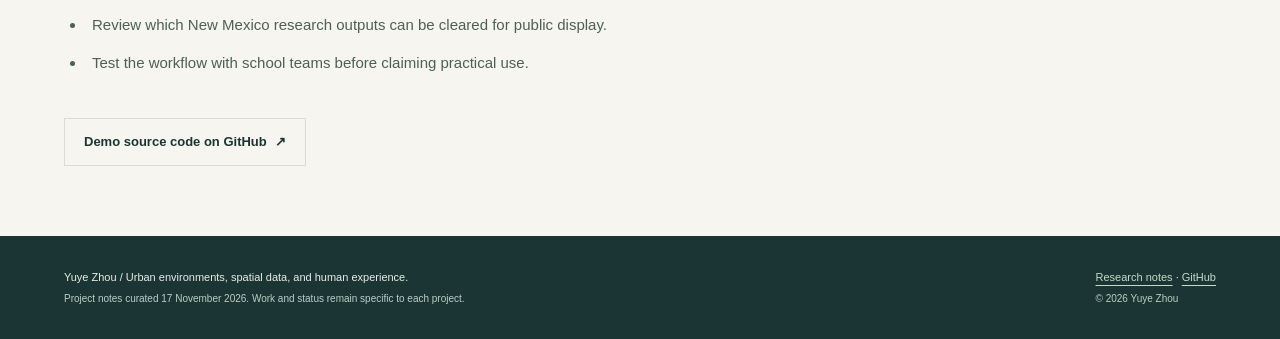
<file: projects/schooly/index.html>
<!doctype html><html lang="en"><head><meta charset="utf-8"><meta name="viewport" content="width=device-width,initial-scale=1">
<title>Schooly: from campus evidence to community action — Yuye Zhou</title><meta name="description" content="A community-guided decision-support prototype that helps K–12 school teams see where shade reaches student-use areas, compare planting choices, and record human-reviewed decisions."><meta name="theme-color" content="#f6f5ef">
<link rel="canonical" href="https://yuye06.github.io/projects/schooly/"><link rel="icon" type="image/svg+xml" href="../../assets/mark.svg"><link rel="stylesheet" href="../../assets/site.css">
<meta property="og:type" content="website"><meta property="og:title" content="Schooly: from campus evidence to community action — Yuye Zhou"><meta property="og:description" content="A community-guided decision-support prototype that helps K–12 school teams see where shade reaches student-use areas, compare planting choices, and record human-reviewed decisions."><meta property="og:url" content="https://yuye06.github.io/projects/schooly/"><meta property="og:image" content="https://yuye06.github.io/assets/clark-kerr-overview.webp">
<meta name="twitter:card" content="summary_large_image"><script defer src="../../assets/site.js"></script></head><body>
<a class="skip-link" href="#main">Skip to content</a><header class="site-header"><div class="wrap header-inner"><a class="brand" href="../../index.html" aria-label="Yuye Zhou home"><span class="brand-mark" aria-hidden="true">YZ</span><span><strong>Yuye Zhou</strong><small>Research in progress</small></span></a>
<button class="nav-button" aria-expanded="false" aria-controls="primary-nav">Menu <span aria-hidden="true">☰</span></button><nav id="primary-nav" class="site-nav" aria-label="Primary"><a href="../../index.html#research">Projects</a><a href="../../explore/clark-kerr/">3D explorer <span aria-hidden="true">↗</span></a><a href="../../index.html#about">About</a><a href="https://github.com/yuye06" rel="me">GitHub <span aria-hidden="true">↗</span></a></nav></div></header><main id="main" class="wrap"><div class="breadcrumb"><a href="../../index.html">Home</a> <span aria-hidden="true"> / </span><a href="../../index.html#research">Projects</a> <span aria-hidden="true"> / </span>Schooly schoolyard shade</div><section class="project-hero"><p class="eyebrow">Schoolyard heat / community decision support</p><div class="project-status-line"><span class="status">Demo prototype</span><span>Research note / November 2026</span></div><h1>Schooly: from campus evidence to community action</h1><p class="project-lead">A community-guided decision-support prototype that helps K–12 school teams see where shade reaches student-use areas, compare planting choices, and record human-reviewed decisions.</p><div class="actions"><a class="button" href="../../explore/schooly/">Open the interactive demo <span aria-hidden="true">↗</span></a> <a class="text-link" href="video/">Watch the 2-minute walkthrough</a></div></section><div class="diagram" aria-label="Research approach sketch"><div class="diagram-step">Student-use zones + sun geometry</div><span class="diagram-arrow" aria-hidden="true">→</span><div class="diagram-step">Planting scenarios in the browser</div><span class="diagram-arrow" aria-hidden="true">→</span><div class="diagram-step">Community review → human decision</div></div><div class="project-body"><div><section class="article-block"><h2>The question</h2><p class="question">How can a school team see whether shade actually reaches the ground students use, compare practical planting choices, and decide together what to do next?</p></section><section class="article-block"><h2>Approach</h2><ol><li>Separate canopy stock (how much tree cover a campus has) from functional shade (where and when shade reaches student-use ground).</li><li>Compute shade on an illustrative campus in the browser from explicit sun geometry, keeping tree shade and building shade separate.</li><li>Pair scenario comparisons with community input and a human approval step; nothing is acted on automatically.</li></ol></section><section class="article-block"><h2>Current checkpoint</h2><p>The live demo runs a simplified geometric shadow calculation on an illustrative campus. It is not a SOLWEIG, mean radiant temperature or UTCI simulation, and it shows no data from any real school. The approach builds on the author&#x27;s New Mexico schoolyard shade research, which is an unpublished working manuscript.</p></section><div class="research-note"><strong>Scope &amp; interpretation.</strong> Illustrative geometry, simplified crown shapes, one summer date and clear-sky sun positions. Modeled shade is not thermal comfort, and demo results are not predictions for any particular school.</div><section class="article-block"><h2>Next questions</h2><ul><li>Add the community-feedback and decision-brief steps to the demo.</li><li>Review which New Mexico research outputs can be cleared for public display.</li><li>Test the workflow with school teams before claiming practical use.</li></ul></section><div class="resource-row"><a class="button secondary" href="https://github.com/yuye06/yuye06.github.io/tree/main/explore/schooly">Demo source code on GitHub <span aria-hidden="true">↗</span></a></div></div><aside class="project-aside"><h3>Project at a glance</h3><p><strong>Stage:</strong> Demo prototype</p><p>This note summarizes the available project scope. Its status does not imply that all proposed analyses or evaluations are complete.</p><div class="related"><h3>Connected projects</h3><a href="../solweig-urban-heat/">SOLWEIG urban heat workflow <span aria-hidden="true">↗</span></a><a href="../shaded-routing/">Multimodal shaded routing <span aria-hidden="true">↗</span></a></div></aside></div></main><footer class="site-footer"><div class="wrap footer-inner"><div><p>Yuye Zhou <span aria-hidden="true"> / </span> Urban environments, spatial data, and human experience.</p><p class="footer-meta">Project notes curated 17 November 2026. Work and status remain specific to each project.</p></div><div><p><a href="../../index.html#research">Research notes</a> · <a href="https://github.com/yuye06">GitHub</a></p><p class="footer-meta">© 2026 Yuye Zhou</p></div></div></footer></body></html>
</file>
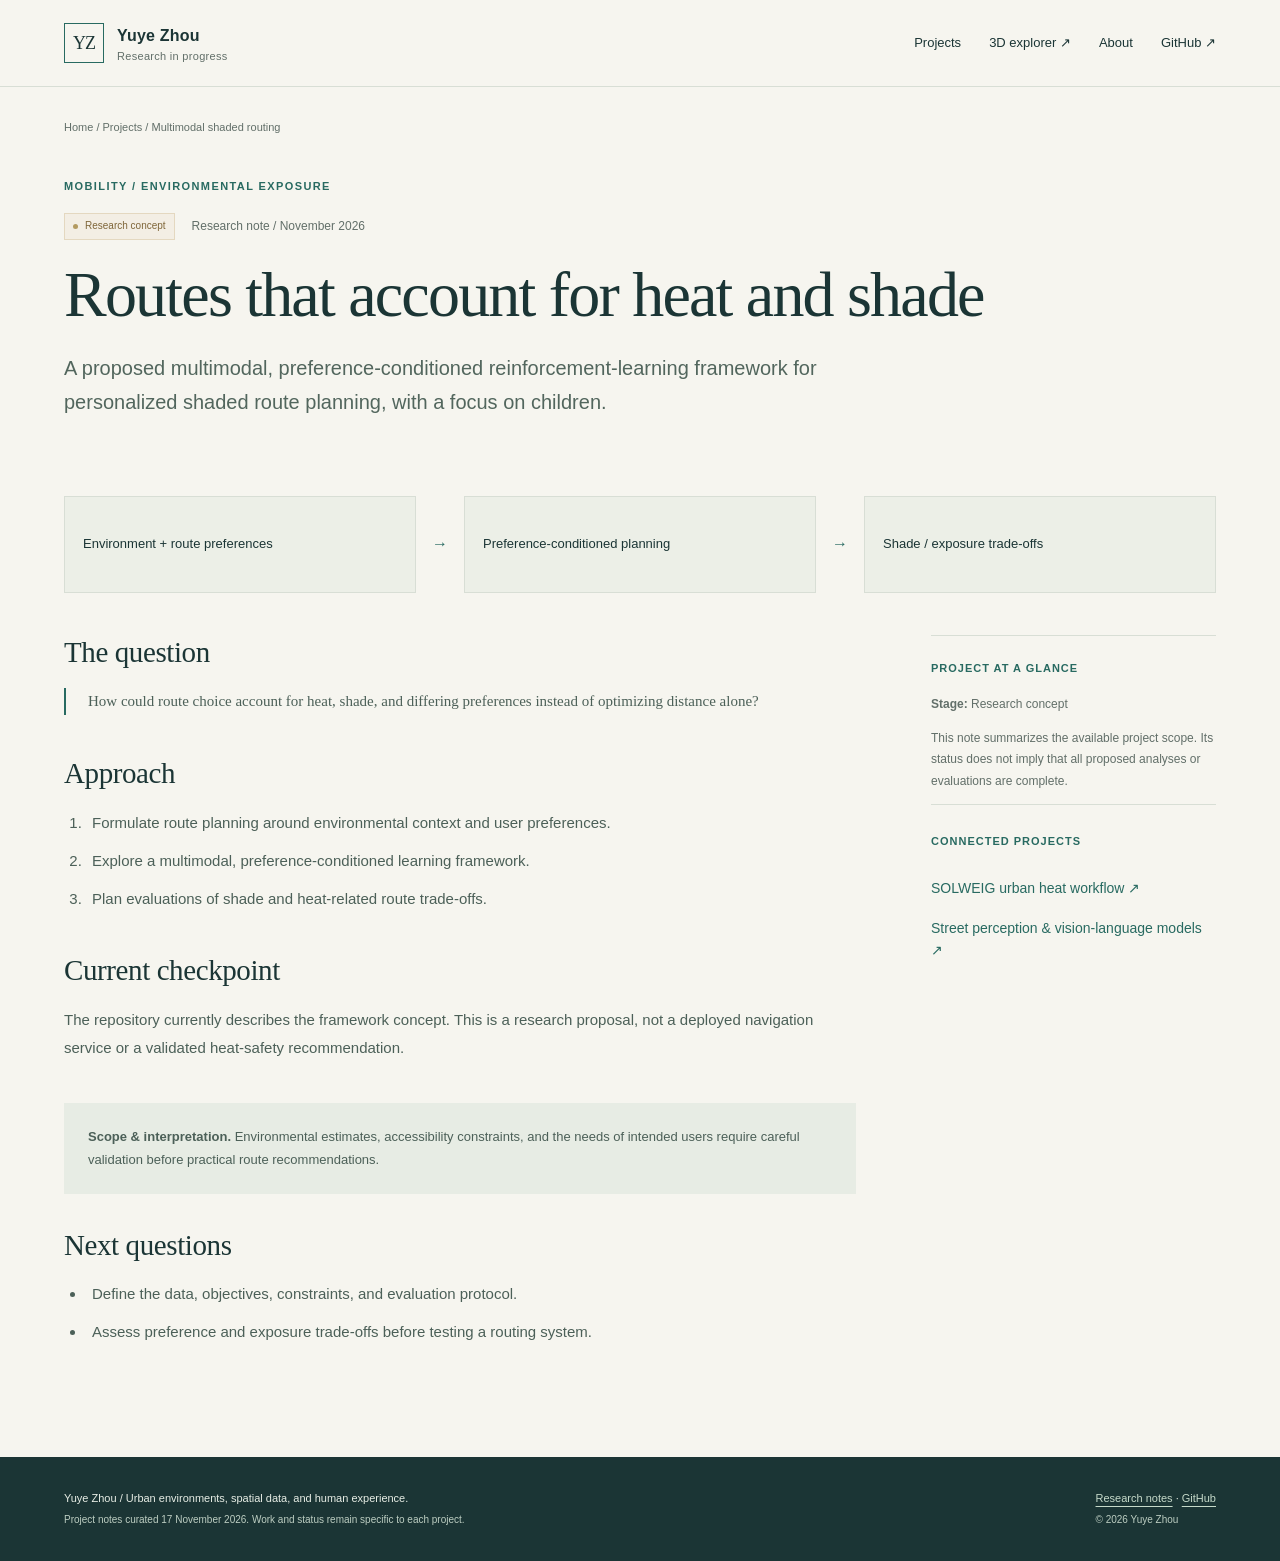
<file: projects/shaded-routing/index.html>
<!doctype html><html lang="en"><head><meta charset="utf-8"><meta name="viewport" content="width=device-width,initial-scale=1">
<title>Routes that account for heat and shade — Yuye Zhou</title><meta name="description" content="A proposed multimodal, preference-conditioned reinforcement-learning framework for personalized shaded route planning, with a focus on children."><meta name="theme-color" content="#f6f5ef">
<link rel="canonical" href="https://yuye06.github.io/projects/shaded-routing/"><link rel="icon" type="image/svg+xml" href="../../assets/mark.svg"><link rel="stylesheet" href="../../assets/site.css">
<meta property="og:type" content="website"><meta property="og:title" content="Routes that account for heat and shade — Yuye Zhou"><meta property="og:description" content="A proposed multimodal, preference-conditioned reinforcement-learning framework for personalized shaded route planning, with a focus on children."><meta property="og:url" content="https://yuye06.github.io/projects/shaded-routing/"><meta property="og:image" content="https://yuye06.github.io/assets/clark-kerr-overview.webp">
<meta name="twitter:card" content="summary_large_image"><script defer src="../../assets/site.js"></script></head><body>
<a class="skip-link" href="#main">Skip to content</a><header class="site-header"><div class="wrap header-inner"><a class="brand" href="../../index.html" aria-label="Yuye Zhou home"><span class="brand-mark" aria-hidden="true">YZ</span><span><strong>Yuye Zhou</strong><small>Research in progress</small></span></a>
<button class="nav-button" aria-expanded="false" aria-controls="primary-nav">Menu <span aria-hidden="true">☰</span></button><nav id="primary-nav" class="site-nav" aria-label="Primary"><a href="../../index.html#research">Projects</a><a href="../../explore/clark-kerr/">3D explorer <span aria-hidden="true">↗</span></a><a href="../../index.html#about">About</a><a href="https://github.com/yuye06" rel="me">GitHub <span aria-hidden="true">↗</span></a></nav></div></header><main id="main" class="wrap"><div class="breadcrumb"><a href="../../index.html">Home</a> <span aria-hidden="true"> / </span><a href="../../index.html#research">Projects</a> <span aria-hidden="true"> / </span>Multimodal shaded routing</div><section class="project-hero"><p class="eyebrow">Mobility / environmental exposure</p><div class="project-status-line"><span class="status concept">Research concept</span><span>Research note / November 2026</span></div><h1>Routes that account for heat and shade</h1><p class="project-lead">A proposed multimodal, preference-conditioned reinforcement-learning framework for personalized shaded route planning, with a focus on children.</p></section><div class="diagram" aria-label="Research approach sketch"><div class="diagram-step">Environment + route preferences</div><span class="diagram-arrow" aria-hidden="true">→</span><div class="diagram-step">Preference-conditioned planning</div><span class="diagram-arrow" aria-hidden="true">→</span><div class="diagram-step">Shade / exposure trade-offs</div></div><div class="project-body"><div><section class="article-block"><h2>The question</h2><p class="question">How could route choice account for heat, shade, and differing preferences instead of optimizing distance alone?</p></section><section class="article-block"><h2>Approach</h2><ol><li>Formulate route planning around environmental context and user preferences.</li><li>Explore a multimodal, preference-conditioned learning framework.</li><li>Plan evaluations of shade and heat-related route trade-offs.</li></ol></section><section class="article-block"><h2>Current checkpoint</h2><p>The repository currently describes the framework concept. This is a research proposal, not a deployed navigation service or a validated heat-safety recommendation.</p></section><div class="research-note"><strong>Scope &amp; interpretation.</strong> Environmental estimates, accessibility constraints, and the needs of intended users require careful validation before practical route recommendations.</div><section class="article-block"><h2>Next questions</h2><ul><li>Define the data, objectives, constraints, and evaluation protocol.</li><li>Assess preference and exposure trade-offs before testing a routing system.</li></ul></section></div><aside class="project-aside"><h3>Project at a glance</h3><p><strong>Stage:</strong> Research concept</p><p>This note summarizes the available project scope. Its status does not imply that all proposed analyses or evaluations are complete.</p><div class="related"><h3>Connected projects</h3><a href="../solweig-urban-heat/">SOLWEIG urban heat workflow <span aria-hidden="true">↗</span></a><a href="../would-you-walk-here/">Street perception &amp; vision-language models <span aria-hidden="true">↗</span></a></div></aside></div></main><footer class="site-footer"><div class="wrap footer-inner"><div><p>Yuye Zhou <span aria-hidden="true"> / </span> Urban environments, spatial data, and human experience.</p><p class="footer-meta">Project notes curated 17 November 2026. Work and status remain specific to each project.</p></div><div><p><a href="../../index.html#research">Research notes</a> · <a href="https://github.com/yuye06">GitHub</a></p><p class="footer-meta">© 2026 Yuye Zhou</p></div></div></footer></body></html>
</file>
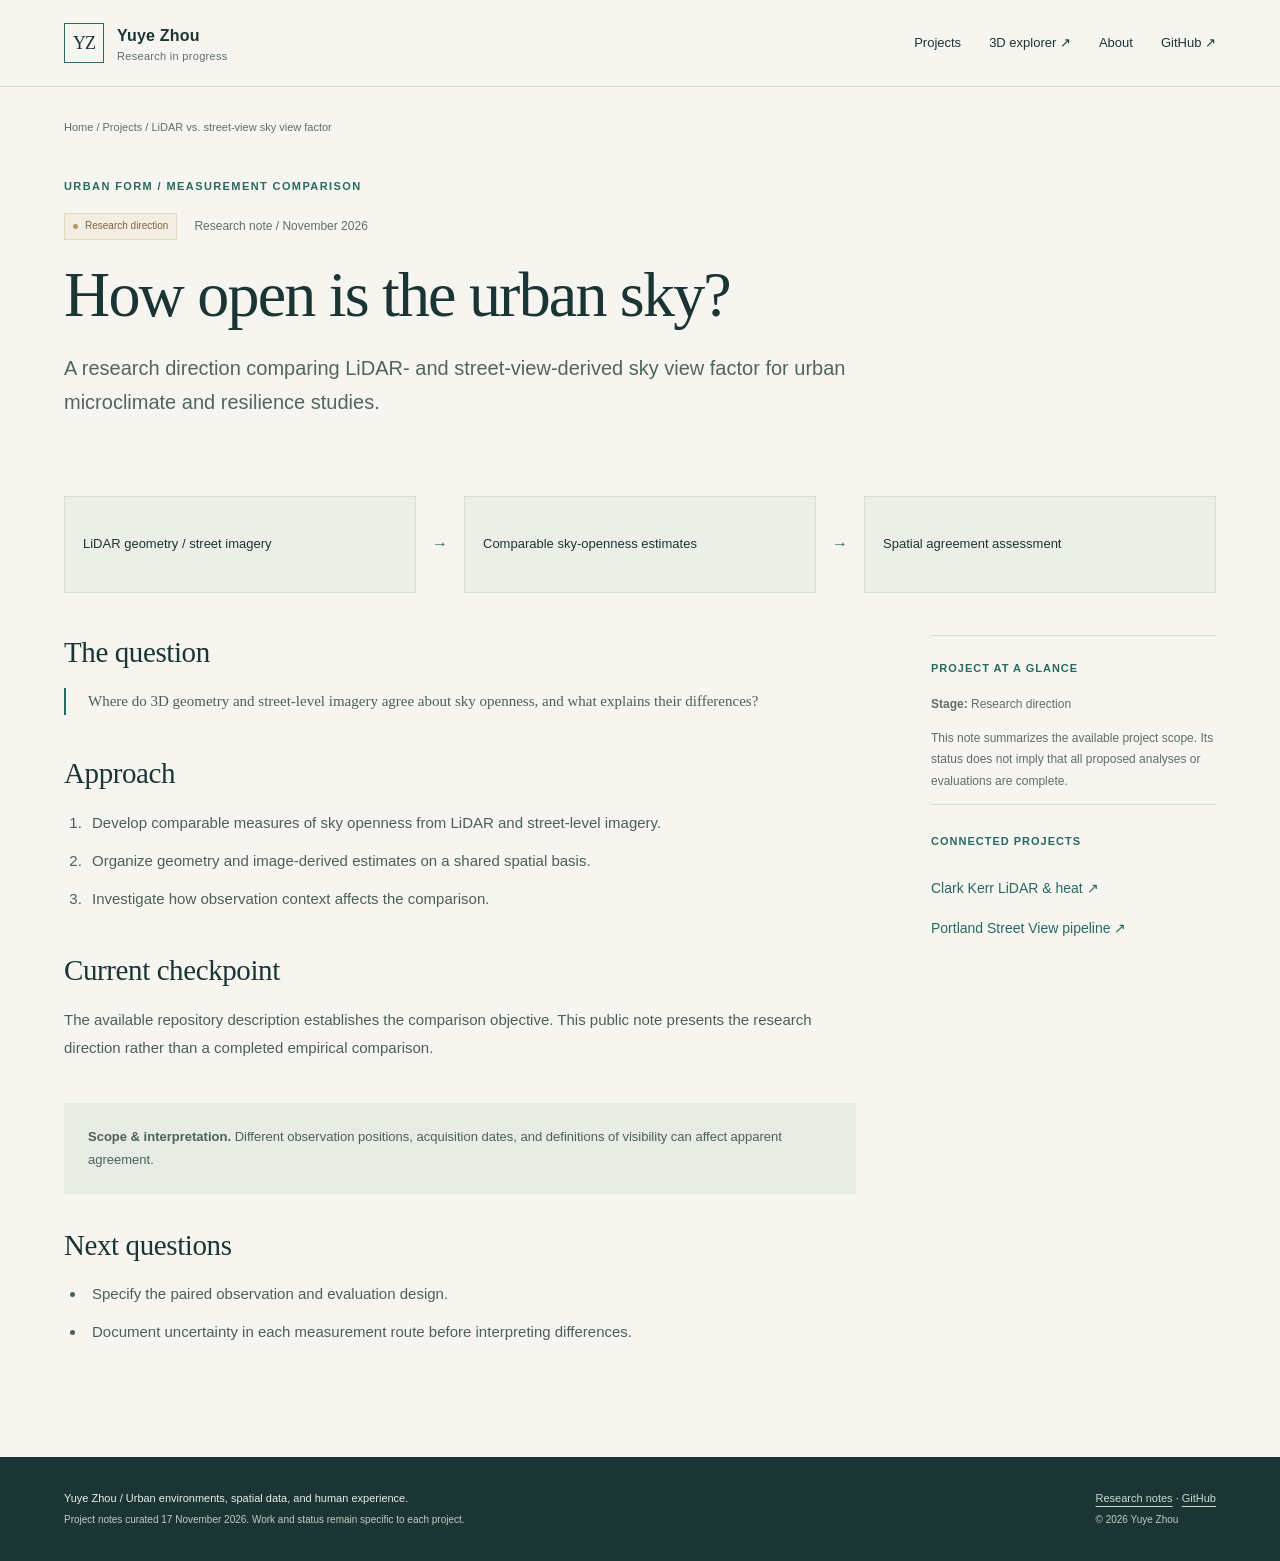
<file: projects/sky-view-factor/index.html>
<!doctype html><html lang="en"><head><meta charset="utf-8"><meta name="viewport" content="width=device-width,initial-scale=1">
<title>How open is the urban sky? — Yuye Zhou</title><meta name="description" content="A research direction comparing LiDAR- and street-view-derived sky view factor for urban microclimate and resilience studies."><meta name="theme-color" content="#f6f5ef">
<link rel="canonical" href="https://yuye06.github.io/projects/sky-view-factor/"><link rel="icon" type="image/svg+xml" href="../../assets/mark.svg"><link rel="stylesheet" href="../../assets/site.css">
<meta property="og:type" content="website"><meta property="og:title" content="How open is the urban sky? — Yuye Zhou"><meta property="og:description" content="A research direction comparing LiDAR- and street-view-derived sky view factor for urban microclimate and resilience studies."><meta property="og:url" content="https://yuye06.github.io/projects/sky-view-factor/"><meta property="og:image" content="https://yuye06.github.io/assets/clark-kerr-overview.webp">
<meta name="twitter:card" content="summary_large_image"><script defer src="../../assets/site.js"></script></head><body>
<a class="skip-link" href="#main">Skip to content</a><header class="site-header"><div class="wrap header-inner"><a class="brand" href="../../index.html" aria-label="Yuye Zhou home"><span class="brand-mark" aria-hidden="true">YZ</span><span><strong>Yuye Zhou</strong><small>Research in progress</small></span></a>
<button class="nav-button" aria-expanded="false" aria-controls="primary-nav">Menu <span aria-hidden="true">☰</span></button><nav id="primary-nav" class="site-nav" aria-label="Primary"><a href="../../index.html#research">Projects</a><a href="../../explore/clark-kerr/">3D explorer <span aria-hidden="true">↗</span></a><a href="../../index.html#about">About</a><a href="https://github.com/yuye06" rel="me">GitHub <span aria-hidden="true">↗</span></a></nav></div></header><main id="main" class="wrap"><div class="breadcrumb"><a href="../../index.html">Home</a> <span aria-hidden="true"> / </span><a href="../../index.html#research">Projects</a> <span aria-hidden="true"> / </span>LiDAR vs. street-view sky view factor</div><section class="project-hero"><p class="eyebrow">Urban form / measurement comparison</p><div class="project-status-line"><span class="status concept">Research direction</span><span>Research note / November 2026</span></div><h1>How open is the urban sky?</h1><p class="project-lead">A research direction comparing LiDAR- and street-view-derived sky view factor for urban microclimate and resilience studies.</p></section><div class="diagram" aria-label="Research approach sketch"><div class="diagram-step">LiDAR geometry / street imagery</div><span class="diagram-arrow" aria-hidden="true">→</span><div class="diagram-step">Comparable sky-openness estimates</div><span class="diagram-arrow" aria-hidden="true">→</span><div class="diagram-step">Spatial agreement assessment</div></div><div class="project-body"><div><section class="article-block"><h2>The question</h2><p class="question">Where do 3D geometry and street-level imagery agree about sky openness, and what explains their differences?</p></section><section class="article-block"><h2>Approach</h2><ol><li>Develop comparable measures of sky openness from LiDAR and street-level imagery.</li><li>Organize geometry and image-derived estimates on a shared spatial basis.</li><li>Investigate how observation context affects the comparison.</li></ol></section><section class="article-block"><h2>Current checkpoint</h2><p>The available repository description establishes the comparison objective. This public note presents the research direction rather than a completed empirical comparison.</p></section><div class="research-note"><strong>Scope &amp; interpretation.</strong> Different observation positions, acquisition dates, and definitions of visibility can affect apparent agreement.</div><section class="article-block"><h2>Next questions</h2><ul><li>Specify the paired observation and evaluation design.</li><li>Document uncertainty in each measurement route before interpreting differences.</li></ul></section></div><aside class="project-aside"><h3>Project at a glance</h3><p><strong>Stage:</strong> Research direction</p><p>This note summarizes the available project scope. Its status does not imply that all proposed analyses or evaluations are complete.</p><div class="related"><h3>Connected projects</h3><a href="../clark-kerr/">Clark Kerr LiDAR &amp; heat <span aria-hidden="true">↗</span></a><a href="../portland-street-view/">Portland Street View pipeline <span aria-hidden="true">↗</span></a></div></aside></div></main><footer class="site-footer"><div class="wrap footer-inner"><div><p>Yuye Zhou <span aria-hidden="true"> / </span> Urban environments, spatial data, and human experience.</p><p class="footer-meta">Project notes curated 17 November 2026. Work and status remain specific to each project.</p></div><div><p><a href="../../index.html#research">Research notes</a> · <a href="https://github.com/yuye06">GitHub</a></p><p class="footer-meta">© 2026 Yuye Zhou</p></div></div></footer></body></html>
</file>
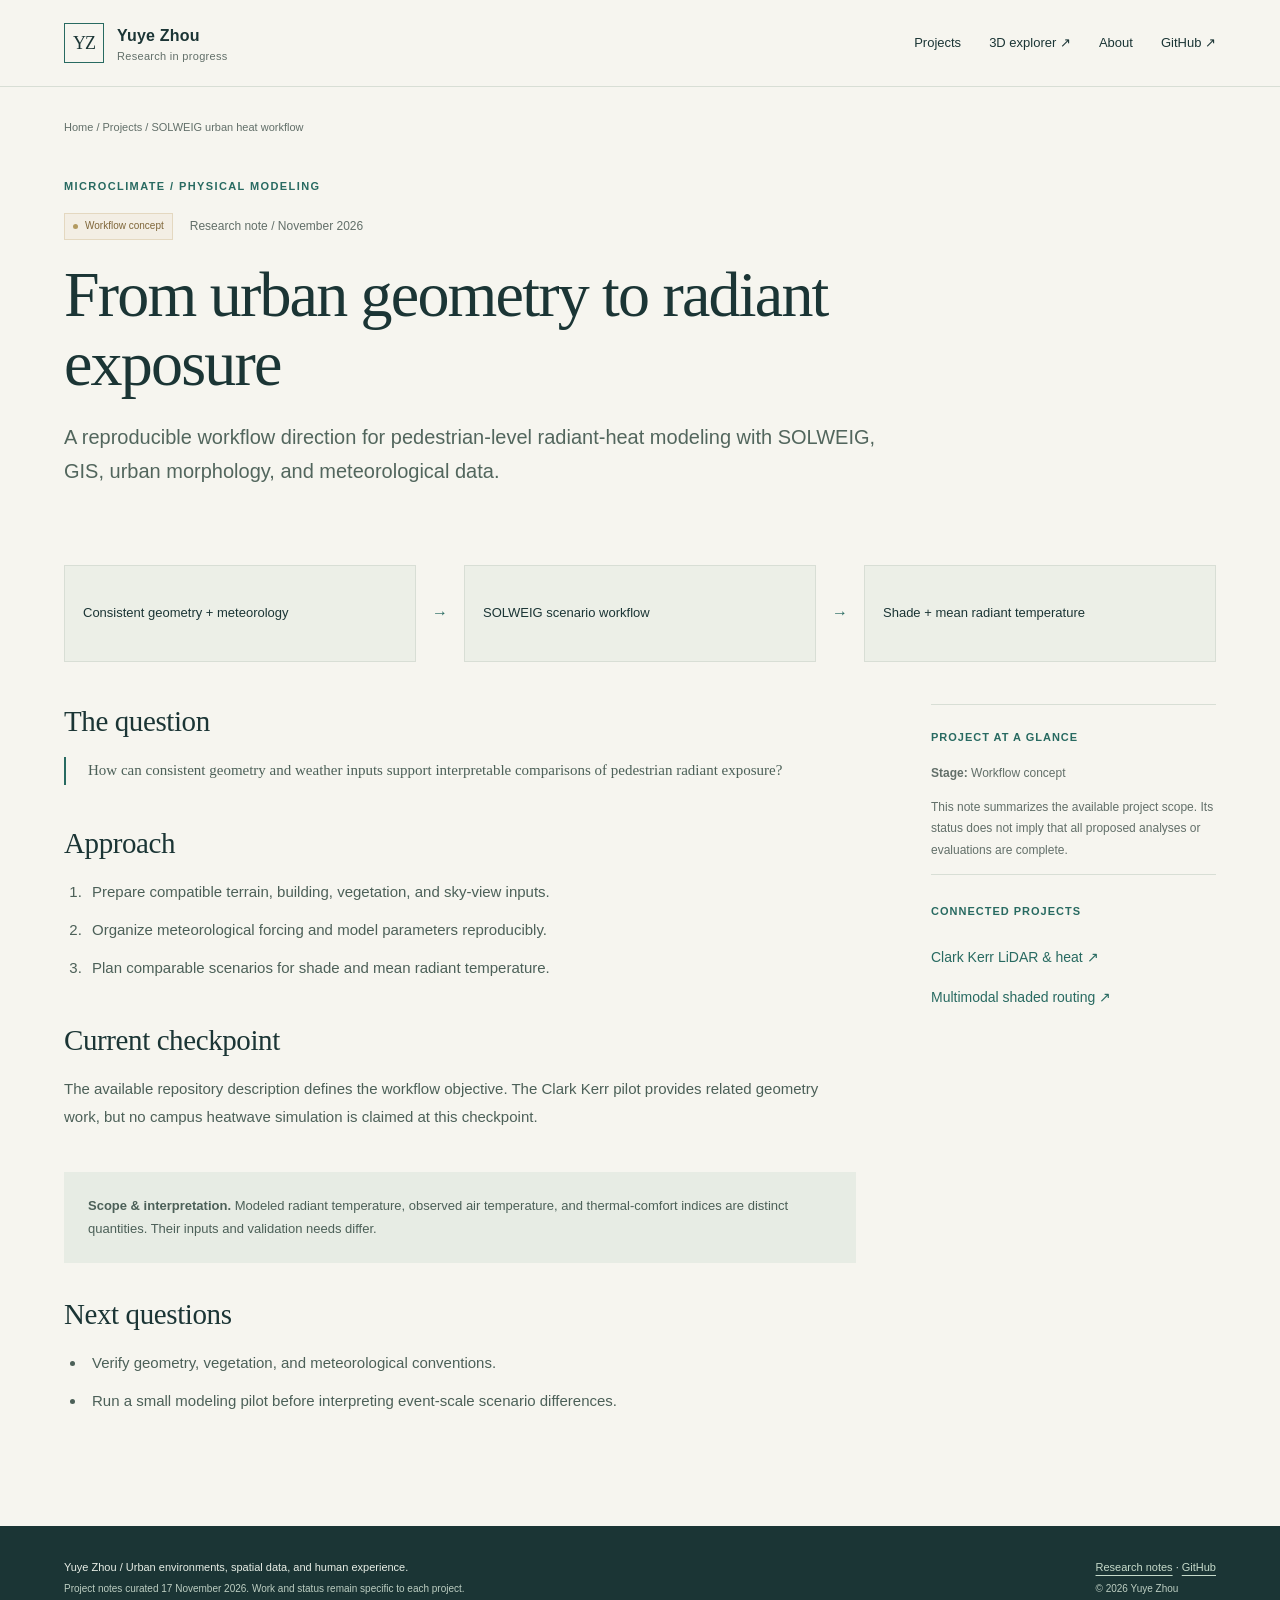
<file: projects/solweig-urban-heat/index.html>
<!doctype html><html lang="en"><head><meta charset="utf-8"><meta name="viewport" content="width=device-width,initial-scale=1">
<title>From urban geometry to radiant exposure — Yuye Zhou</title><meta name="description" content="A reproducible workflow direction for pedestrian-level radiant-heat modeling with SOLWEIG, GIS, urban morphology, and meteorological data."><meta name="theme-color" content="#f6f5ef">
<link rel="canonical" href="https://yuye06.github.io/projects/solweig-urban-heat/"><link rel="icon" type="image/svg+xml" href="../../assets/mark.svg"><link rel="stylesheet" href="../../assets/site.css">
<meta property="og:type" content="website"><meta property="og:title" content="From urban geometry to radiant exposure — Yuye Zhou"><meta property="og:description" content="A reproducible workflow direction for pedestrian-level radiant-heat modeling with SOLWEIG, GIS, urban morphology, and meteorological data."><meta property="og:url" content="https://yuye06.github.io/projects/solweig-urban-heat/"><meta property="og:image" content="https://yuye06.github.io/assets/clark-kerr-overview.webp">
<meta name="twitter:card" content="summary_large_image"><script defer src="../../assets/site.js"></script></head><body>
<a class="skip-link" href="#main">Skip to content</a><header class="site-header"><div class="wrap header-inner"><a class="brand" href="../../index.html" aria-label="Yuye Zhou home"><span class="brand-mark" aria-hidden="true">YZ</span><span><strong>Yuye Zhou</strong><small>Research in progress</small></span></a>
<button class="nav-button" aria-expanded="false" aria-controls="primary-nav">Menu <span aria-hidden="true">☰</span></button><nav id="primary-nav" class="site-nav" aria-label="Primary"><a href="../../index.html#research">Projects</a><a href="../../explore/clark-kerr/">3D explorer <span aria-hidden="true">↗</span></a><a href="../../index.html#about">About</a><a href="https://github.com/yuye06" rel="me">GitHub <span aria-hidden="true">↗</span></a></nav></div></header><main id="main" class="wrap"><div class="breadcrumb"><a href="../../index.html">Home</a> <span aria-hidden="true"> / </span><a href="../../index.html#research">Projects</a> <span aria-hidden="true"> / </span>SOLWEIG urban heat workflow</div><section class="project-hero"><p class="eyebrow">Microclimate / physical modeling</p><div class="project-status-line"><span class="status concept">Workflow concept</span><span>Research note / November 2026</span></div><h1>From urban geometry to radiant exposure</h1><p class="project-lead">A reproducible workflow direction for pedestrian-level radiant-heat modeling with SOLWEIG, GIS, urban morphology, and meteorological data.</p></section><div class="diagram" aria-label="Research approach sketch"><div class="diagram-step">Consistent geometry + meteorology</div><span class="diagram-arrow" aria-hidden="true">→</span><div class="diagram-step">SOLWEIG scenario workflow</div><span class="diagram-arrow" aria-hidden="true">→</span><div class="diagram-step">Shade + mean radiant temperature</div></div><div class="project-body"><div><section class="article-block"><h2>The question</h2><p class="question">How can consistent geometry and weather inputs support interpretable comparisons of pedestrian radiant exposure?</p></section><section class="article-block"><h2>Approach</h2><ol><li>Prepare compatible terrain, building, vegetation, and sky-view inputs.</li><li>Organize meteorological forcing and model parameters reproducibly.</li><li>Plan comparable scenarios for shade and mean radiant temperature.</li></ol></section><section class="article-block"><h2>Current checkpoint</h2><p>The available repository description defines the workflow objective. The Clark Kerr pilot provides related geometry work, but no campus heatwave simulation is claimed at this checkpoint.</p></section><div class="research-note"><strong>Scope &amp; interpretation.</strong> Modeled radiant temperature, observed air temperature, and thermal-comfort indices are distinct quantities. Their inputs and validation needs differ.</div><section class="article-block"><h2>Next questions</h2><ul><li>Verify geometry, vegetation, and meteorological conventions.</li><li>Run a small modeling pilot before interpreting event-scale scenario differences.</li></ul></section></div><aside class="project-aside"><h3>Project at a glance</h3><p><strong>Stage:</strong> Workflow concept</p><p>This note summarizes the available project scope. Its status does not imply that all proposed analyses or evaluations are complete.</p><div class="related"><h3>Connected projects</h3><a href="../clark-kerr/">Clark Kerr LiDAR &amp; heat <span aria-hidden="true">↗</span></a><a href="../shaded-routing/">Multimodal shaded routing <span aria-hidden="true">↗</span></a></div></aside></div></main><footer class="site-footer"><div class="wrap footer-inner"><div><p>Yuye Zhou <span aria-hidden="true"> / </span> Urban environments, spatial data, and human experience.</p><p class="footer-meta">Project notes curated 17 November 2026. Work and status remain specific to each project.</p></div><div><p><a href="../../index.html#research">Research notes</a> · <a href="https://github.com/yuye06">GitHub</a></p><p class="footer-meta">© 2026 Yuye Zhou</p></div></div></footer></body></html>
</file>
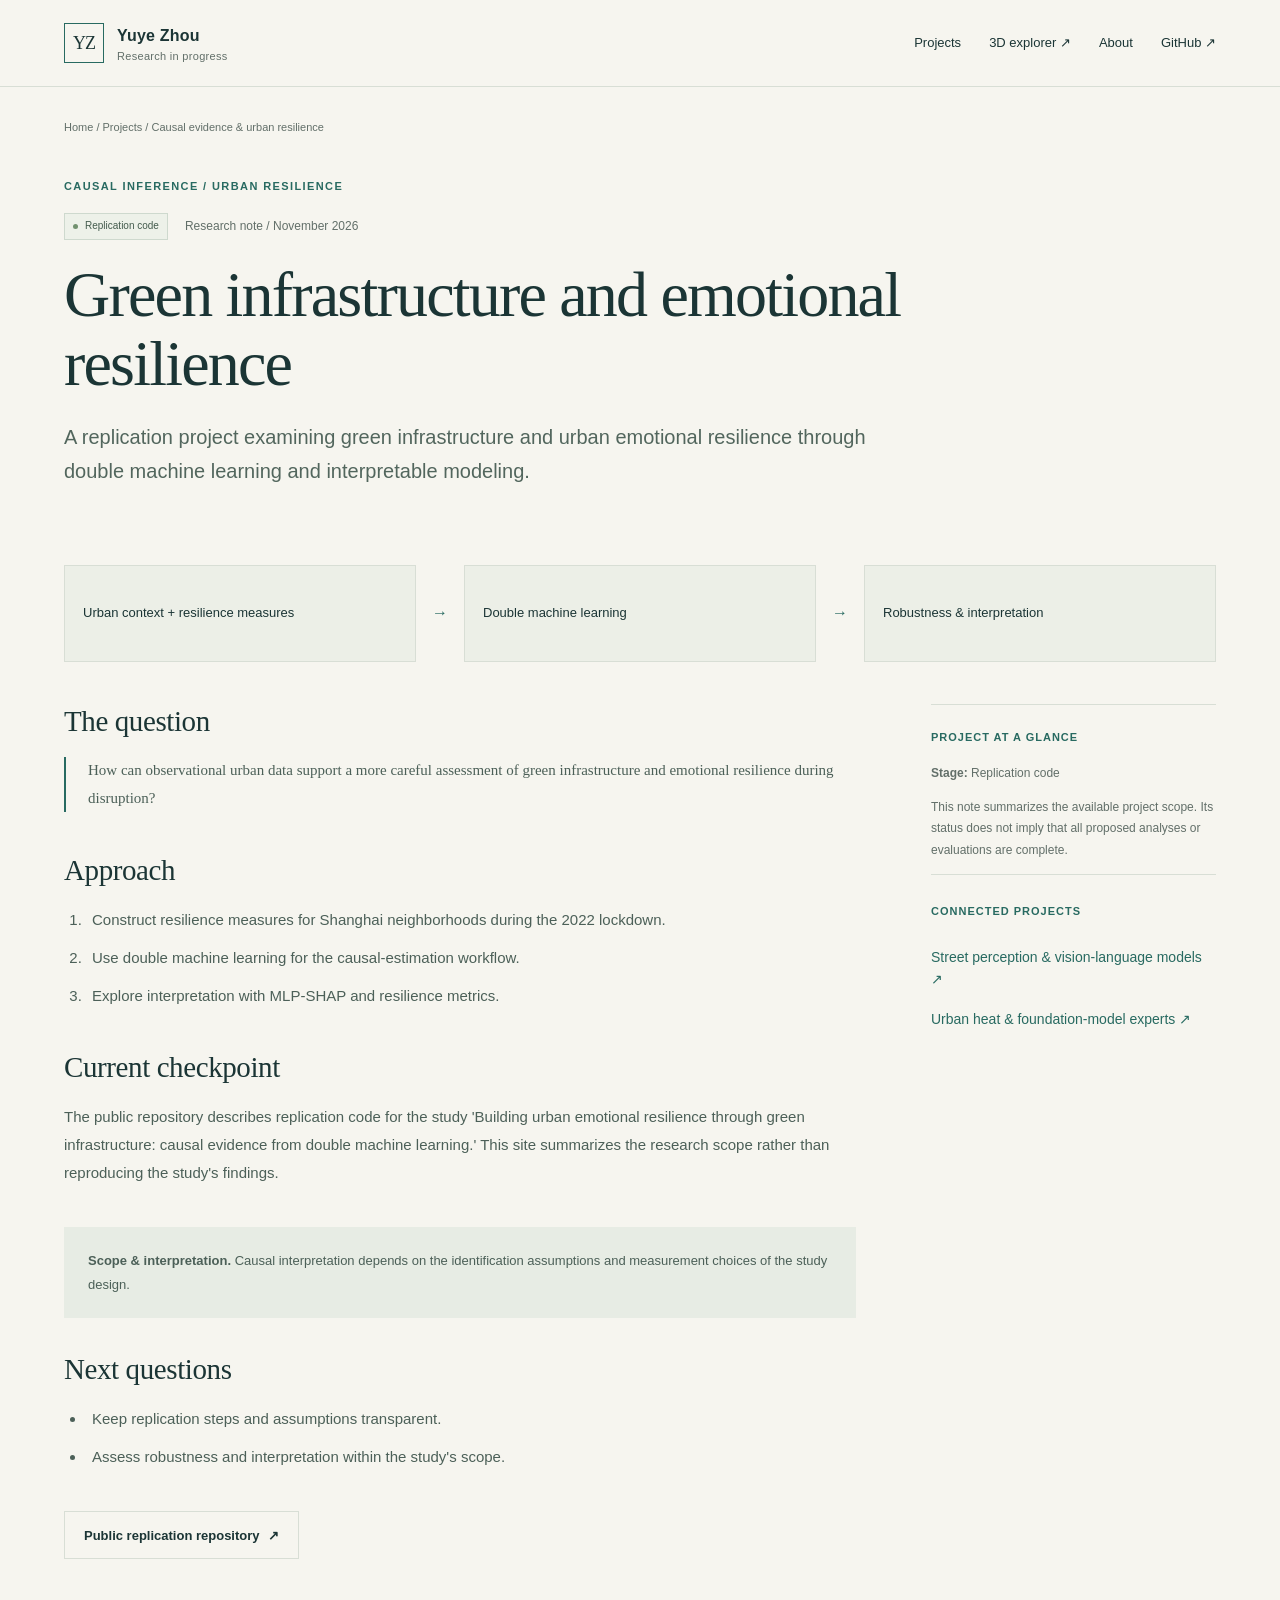
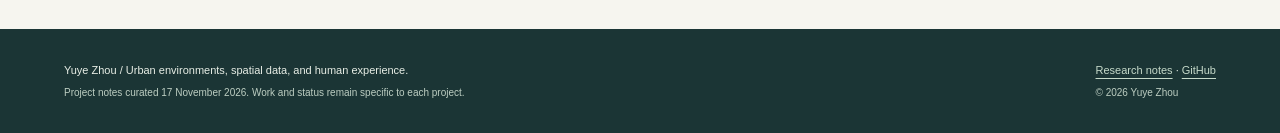
<file: projects/urban-emotional-resilience/index.html>
<!doctype html><html lang="en"><head><meta charset="utf-8"><meta name="viewport" content="width=device-width,initial-scale=1">
<title>Green infrastructure and emotional resilience — Yuye Zhou</title><meta name="description" content="A replication project examining green infrastructure and urban emotional resilience through double machine learning and interpretable modeling."><meta name="theme-color" content="#f6f5ef">
<link rel="canonical" href="https://yuye06.github.io/projects/urban-emotional-resilience/"><link rel="icon" type="image/svg+xml" href="../../assets/mark.svg"><link rel="stylesheet" href="../../assets/site.css">
<meta property="og:type" content="website"><meta property="og:title" content="Green infrastructure and emotional resilience — Yuye Zhou"><meta property="og:description" content="A replication project examining green infrastructure and urban emotional resilience through double machine learning and interpretable modeling."><meta property="og:url" content="https://yuye06.github.io/projects/urban-emotional-resilience/"><meta property="og:image" content="https://yuye06.github.io/assets/clark-kerr-overview.webp">
<meta name="twitter:card" content="summary_large_image"><script defer src="../../assets/site.js"></script></head><body>
<a class="skip-link" href="#main">Skip to content</a><header class="site-header"><div class="wrap header-inner"><a class="brand" href="../../index.html" aria-label="Yuye Zhou home"><span class="brand-mark" aria-hidden="true">YZ</span><span><strong>Yuye Zhou</strong><small>Research in progress</small></span></a>
<button class="nav-button" aria-expanded="false" aria-controls="primary-nav">Menu <span aria-hidden="true">☰</span></button><nav id="primary-nav" class="site-nav" aria-label="Primary"><a href="../../index.html#research">Projects</a><a href="../../explore/clark-kerr/">3D explorer <span aria-hidden="true">↗</span></a><a href="../../index.html#about">About</a><a href="https://github.com/yuye06" rel="me">GitHub <span aria-hidden="true">↗</span></a></nav></div></header><main id="main" class="wrap"><div class="breadcrumb"><a href="../../index.html">Home</a> <span aria-hidden="true"> / </span><a href="../../index.html#research">Projects</a> <span aria-hidden="true"> / </span>Causal evidence &amp; urban resilience</div><section class="project-hero"><p class="eyebrow">Causal inference / urban resilience</p><div class="project-status-line"><span class="status">Replication code</span><span>Research note / November 2026</span></div><h1>Green infrastructure and emotional resilience</h1><p class="project-lead">A replication project examining green infrastructure and urban emotional resilience through double machine learning and interpretable modeling.</p></section><div class="diagram" aria-label="Research approach sketch"><div class="diagram-step">Urban context + resilience measures</div><span class="diagram-arrow" aria-hidden="true">→</span><div class="diagram-step">Double machine learning</div><span class="diagram-arrow" aria-hidden="true">→</span><div class="diagram-step">Robustness &amp; interpretation</div></div><div class="project-body"><div><section class="article-block"><h2>The question</h2><p class="question">How can observational urban data support a more careful assessment of green infrastructure and emotional resilience during disruption?</p></section><section class="article-block"><h2>Approach</h2><ol><li>Construct resilience measures for Shanghai neighborhoods during the 2022 lockdown.</li><li>Use double machine learning for the causal-estimation workflow.</li><li>Explore interpretation with MLP-SHAP and resilience metrics.</li></ol></section><section class="article-block"><h2>Current checkpoint</h2><p>The public repository describes replication code for the study &#x27;Building urban emotional resilience through green infrastructure: causal evidence from double machine learning.&#x27; This site summarizes the research scope rather than reproducing the study&#x27;s findings.</p></section><div class="research-note"><strong>Scope &amp; interpretation.</strong> Causal interpretation depends on the identification assumptions and measurement choices of the study design.</div><section class="article-block"><h2>Next questions</h2><ul><li>Keep replication steps and assumptions transparent.</li><li>Assess robustness and interpretation within the study&#x27;s scope.</li></ul></section><div class="resource-row"><a class="button secondary" href="https://github.com/yuye06/dml-urban-resilience">Public replication repository <span aria-hidden="true">↗</span></a></div></div><aside class="project-aside"><h3>Project at a glance</h3><p><strong>Stage:</strong> Replication code</p><p>This note summarizes the available project scope. Its status does not imply that all proposed analyses or evaluations are complete.</p><div class="related"><h3>Connected projects</h3><a href="../would-you-walk-here/">Street perception &amp; vision-language models <span aria-hidden="true">↗</span></a><a href="../urban-heat-experts/">Urban heat &amp; foundation-model experts <span aria-hidden="true">↗</span></a></div></aside></div></main><footer class="site-footer"><div class="wrap footer-inner"><div><p>Yuye Zhou <span aria-hidden="true"> / </span> Urban environments, spatial data, and human experience.</p><p class="footer-meta">Project notes curated 17 November 2026. Work and status remain specific to each project.</p></div><div><p><a href="../../index.html#research">Research notes</a> · <a href="https://github.com/yuye06">GitHub</a></p><p class="footer-meta">© 2026 Yuye Zhou</p></div></div></footer></body></html>
</file>
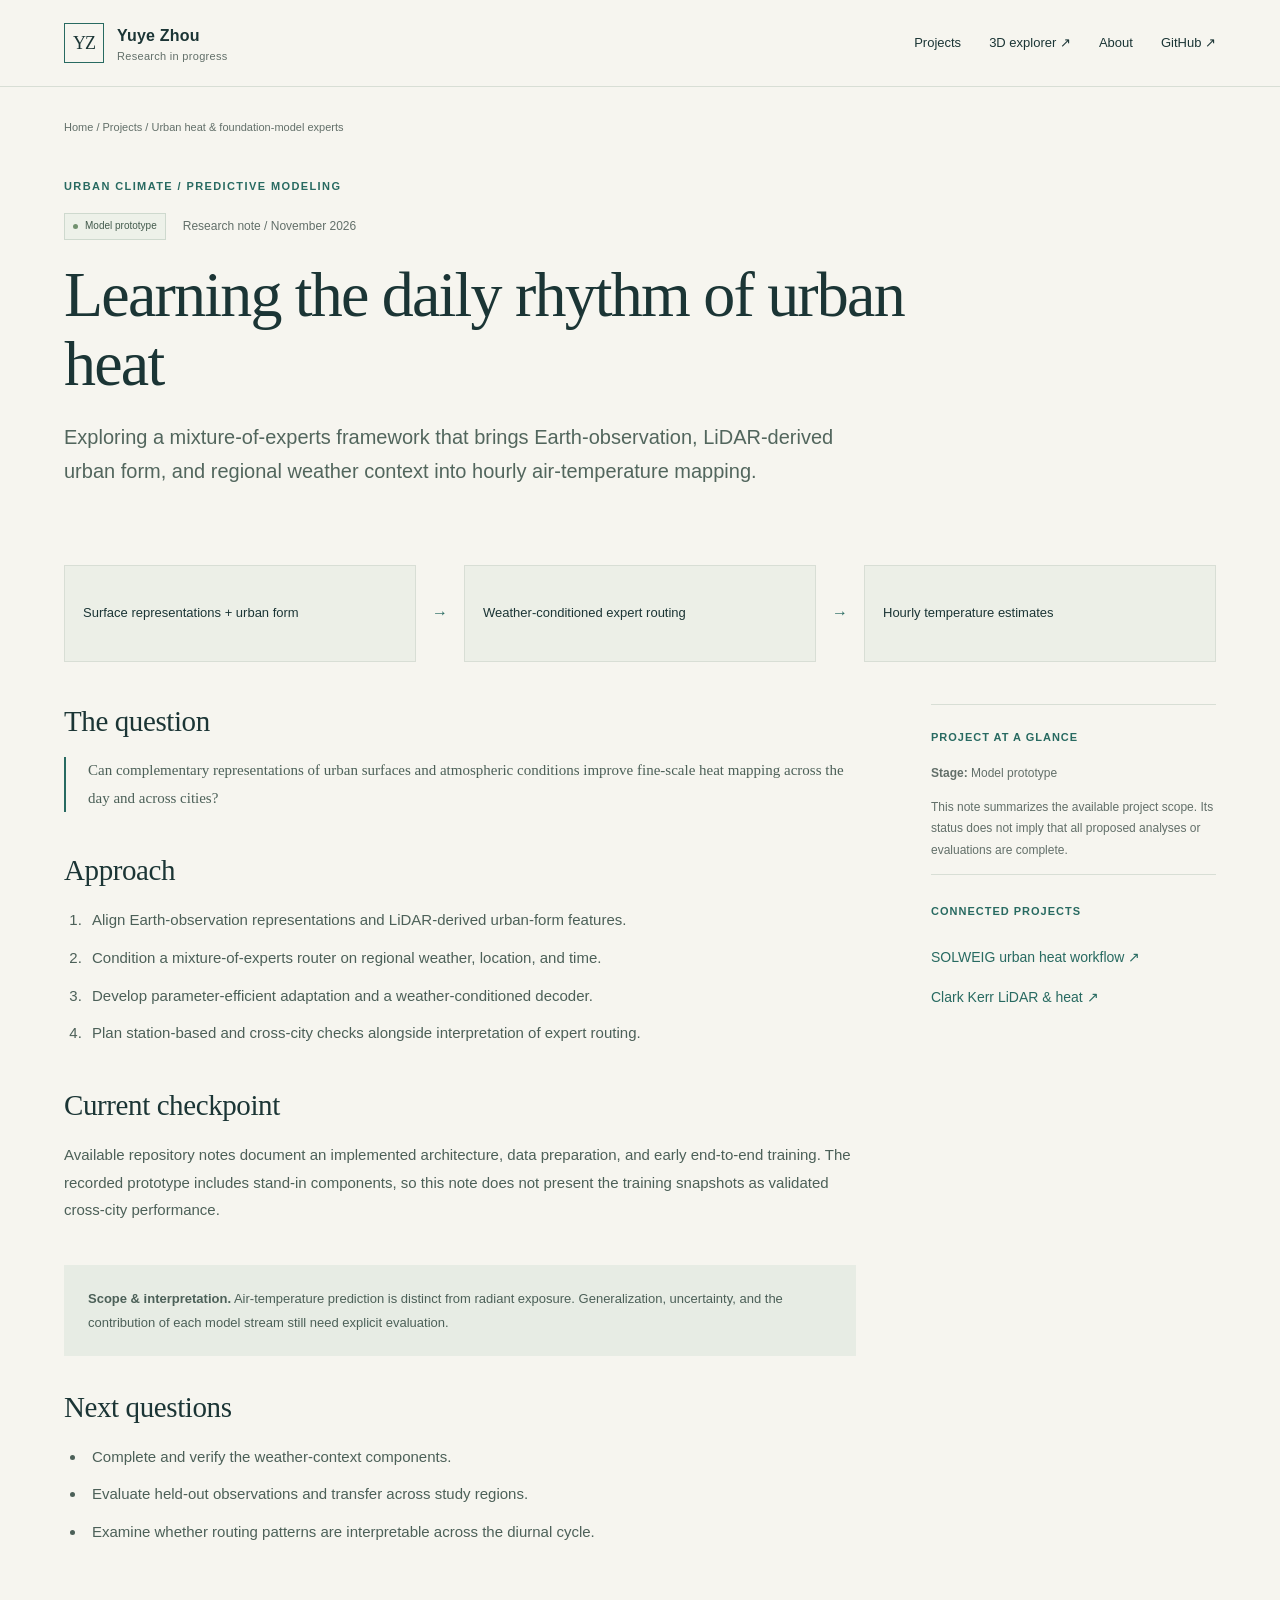
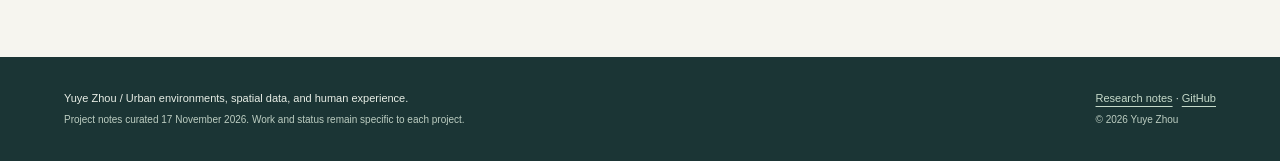
<file: projects/urban-heat-experts/index.html>
<!doctype html><html lang="en"><head><meta charset="utf-8"><meta name="viewport" content="width=device-width,initial-scale=1">
<title>Learning the daily rhythm of urban heat — Yuye Zhou</title><meta name="description" content="Exploring a mixture-of-experts framework that brings Earth-observation, LiDAR-derived urban form, and regional weather context into hourly air-temperature mapping."><meta name="theme-color" content="#f6f5ef">
<link rel="canonical" href="https://yuye06.github.io/projects/urban-heat-experts/"><link rel="icon" type="image/svg+xml" href="../../assets/mark.svg"><link rel="stylesheet" href="../../assets/site.css">
<meta property="og:type" content="website"><meta property="og:title" content="Learning the daily rhythm of urban heat — Yuye Zhou"><meta property="og:description" content="Exploring a mixture-of-experts framework that brings Earth-observation, LiDAR-derived urban form, and regional weather context into hourly air-temperature mapping."><meta property="og:url" content="https://yuye06.github.io/projects/urban-heat-experts/"><meta property="og:image" content="https://yuye06.github.io/assets/clark-kerr-overview.webp">
<meta name="twitter:card" content="summary_large_image"><script defer src="../../assets/site.js"></script></head><body>
<a class="skip-link" href="#main">Skip to content</a><header class="site-header"><div class="wrap header-inner"><a class="brand" href="../../index.html" aria-label="Yuye Zhou home"><span class="brand-mark" aria-hidden="true">YZ</span><span><strong>Yuye Zhou</strong><small>Research in progress</small></span></a>
<button class="nav-button" aria-expanded="false" aria-controls="primary-nav">Menu <span aria-hidden="true">☰</span></button><nav id="primary-nav" class="site-nav" aria-label="Primary"><a href="../../index.html#research">Projects</a><a href="../../explore/clark-kerr/">3D explorer <span aria-hidden="true">↗</span></a><a href="../../index.html#about">About</a><a href="https://github.com/yuye06" rel="me">GitHub <span aria-hidden="true">↗</span></a></nav></div></header><main id="main" class="wrap"><div class="breadcrumb"><a href="../../index.html">Home</a> <span aria-hidden="true"> / </span><a href="../../index.html#research">Projects</a> <span aria-hidden="true"> / </span>Urban heat &amp; foundation-model experts</div><section class="project-hero"><p class="eyebrow">Urban climate / predictive modeling</p><div class="project-status-line"><span class="status">Model prototype</span><span>Research note / November 2026</span></div><h1>Learning the daily rhythm of urban heat</h1><p class="project-lead">Exploring a mixture-of-experts framework that brings Earth-observation, LiDAR-derived urban form, and regional weather context into hourly air-temperature mapping.</p></section><div class="diagram" aria-label="Research approach sketch"><div class="diagram-step">Surface representations + urban form</div><span class="diagram-arrow" aria-hidden="true">→</span><div class="diagram-step">Weather-conditioned expert routing</div><span class="diagram-arrow" aria-hidden="true">→</span><div class="diagram-step">Hourly temperature estimates</div></div><div class="project-body"><div><section class="article-block"><h2>The question</h2><p class="question">Can complementary representations of urban surfaces and atmospheric conditions improve fine-scale heat mapping across the day and across cities?</p></section><section class="article-block"><h2>Approach</h2><ol><li>Align Earth-observation representations and LiDAR-derived urban-form features.</li><li>Condition a mixture-of-experts router on regional weather, location, and time.</li><li>Develop parameter-efficient adaptation and a weather-conditioned decoder.</li><li>Plan station-based and cross-city checks alongside interpretation of expert routing.</li></ol></section><section class="article-block"><h2>Current checkpoint</h2><p>Available repository notes document an implemented architecture, data preparation, and early end-to-end training. The recorded prototype includes stand-in components, so this note does not present the training snapshots as validated cross-city performance.</p></section><div class="research-note"><strong>Scope &amp; interpretation.</strong> Air-temperature prediction is distinct from radiant exposure. Generalization, uncertainty, and the contribution of each model stream still need explicit evaluation.</div><section class="article-block"><h2>Next questions</h2><ul><li>Complete and verify the weather-context components.</li><li>Evaluate held-out observations and transfer across study regions.</li><li>Examine whether routing patterns are interpretable across the diurnal cycle.</li></ul></section></div><aside class="project-aside"><h3>Project at a glance</h3><p><strong>Stage:</strong> Model prototype</p><p>This note summarizes the available project scope. Its status does not imply that all proposed analyses or evaluations are complete.</p><div class="related"><h3>Connected projects</h3><a href="../solweig-urban-heat/">SOLWEIG urban heat workflow <span aria-hidden="true">↗</span></a><a href="../clark-kerr/">Clark Kerr LiDAR &amp; heat <span aria-hidden="true">↗</span></a></div></aside></div></main><footer class="site-footer"><div class="wrap footer-inner"><div><p>Yuye Zhou <span aria-hidden="true"> / </span> Urban environments, spatial data, and human experience.</p><p class="footer-meta">Project notes curated 17 November 2026. Work and status remain specific to each project.</p></div><div><p><a href="../../index.html#research">Research notes</a> · <a href="https://github.com/yuye06">GitHub</a></p><p class="footer-meta">© 2026 Yuye Zhou</p></div></div></footer></body></html>
</file>
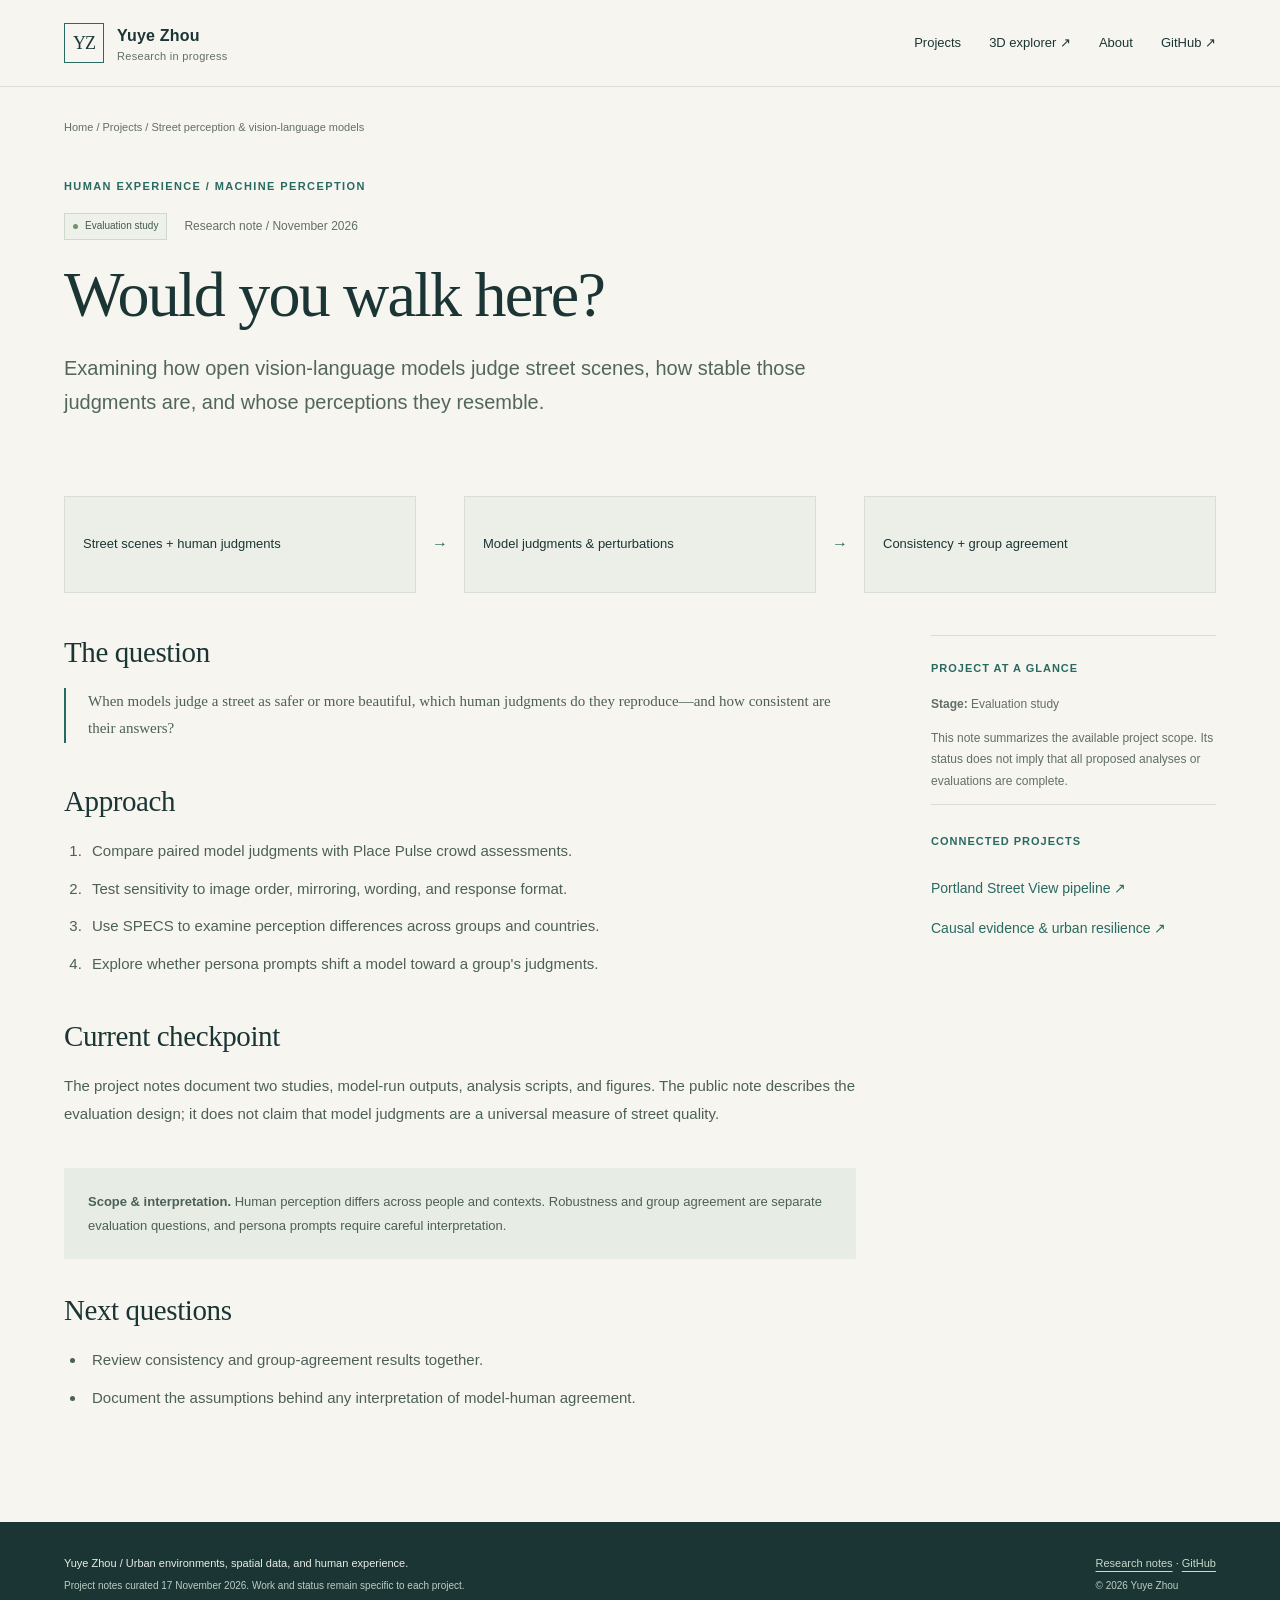
<file: projects/would-you-walk-here/index.html>
<!doctype html><html lang="en"><head><meta charset="utf-8"><meta name="viewport" content="width=device-width,initial-scale=1">
<title>Would you walk here? — Yuye Zhou</title><meta name="description" content="Examining how open vision-language models judge street scenes, how stable those judgments are, and whose perceptions they resemble."><meta name="theme-color" content="#f6f5ef">
<link rel="canonical" href="https://yuye06.github.io/projects/would-you-walk-here/"><link rel="icon" type="image/svg+xml" href="../../assets/mark.svg"><link rel="stylesheet" href="../../assets/site.css">
<meta property="og:type" content="website"><meta property="og:title" content="Would you walk here? — Yuye Zhou"><meta property="og:description" content="Examining how open vision-language models judge street scenes, how stable those judgments are, and whose perceptions they resemble."><meta property="og:url" content="https://yuye06.github.io/projects/would-you-walk-here/"><meta property="og:image" content="https://yuye06.github.io/assets/clark-kerr-overview.webp">
<meta name="twitter:card" content="summary_large_image"><script defer src="../../assets/site.js"></script></head><body>
<a class="skip-link" href="#main">Skip to content</a><header class="site-header"><div class="wrap header-inner"><a class="brand" href="../../index.html" aria-label="Yuye Zhou home"><span class="brand-mark" aria-hidden="true">YZ</span><span><strong>Yuye Zhou</strong><small>Research in progress</small></span></a>
<button class="nav-button" aria-expanded="false" aria-controls="primary-nav">Menu <span aria-hidden="true">☰</span></button><nav id="primary-nav" class="site-nav" aria-label="Primary"><a href="../../index.html#research">Projects</a><a href="../../explore/clark-kerr/">3D explorer <span aria-hidden="true">↗</span></a><a href="../../index.html#about">About</a><a href="https://github.com/yuye06" rel="me">GitHub <span aria-hidden="true">↗</span></a></nav></div></header><main id="main" class="wrap"><div class="breadcrumb"><a href="../../index.html">Home</a> <span aria-hidden="true"> / </span><a href="../../index.html#research">Projects</a> <span aria-hidden="true"> / </span>Street perception &amp; vision-language models</div><section class="project-hero"><p class="eyebrow">Human experience / machine perception</p><div class="project-status-line"><span class="status">Evaluation study</span><span>Research note / November 2026</span></div><h1>Would you walk here?</h1><p class="project-lead">Examining how open vision-language models judge street scenes, how stable those judgments are, and whose perceptions they resemble.</p></section><div class="diagram" aria-label="Research approach sketch"><div class="diagram-step">Street scenes + human judgments</div><span class="diagram-arrow" aria-hidden="true">→</span><div class="diagram-step">Model judgments &amp; perturbations</div><span class="diagram-arrow" aria-hidden="true">→</span><div class="diagram-step">Consistency + group agreement</div></div><div class="project-body"><div><section class="article-block"><h2>The question</h2><p class="question">When models judge a street as safer or more beautiful, which human judgments do they reproduce—and how consistent are their answers?</p></section><section class="article-block"><h2>Approach</h2><ol><li>Compare paired model judgments with Place Pulse crowd assessments.</li><li>Test sensitivity to image order, mirroring, wording, and response format.</li><li>Use SPECS to examine perception differences across groups and countries.</li><li>Explore whether persona prompts shift a model toward a group&#x27;s judgments.</li></ol></section><section class="article-block"><h2>Current checkpoint</h2><p>The project notes document two studies, model-run outputs, analysis scripts, and figures. The public note describes the evaluation design; it does not claim that model judgments are a universal measure of street quality.</p></section><div class="research-note"><strong>Scope &amp; interpretation.</strong> Human perception differs across people and contexts. Robustness and group agreement are separate evaluation questions, and persona prompts require careful interpretation.</div><section class="article-block"><h2>Next questions</h2><ul><li>Review consistency and group-agreement results together.</li><li>Document the assumptions behind any interpretation of model-human agreement.</li></ul></section></div><aside class="project-aside"><h3>Project at a glance</h3><p><strong>Stage:</strong> Evaluation study</p><p>This note summarizes the available project scope. Its status does not imply that all proposed analyses or evaluations are complete.</p><div class="related"><h3>Connected projects</h3><a href="../portland-street-view/">Portland Street View pipeline <span aria-hidden="true">↗</span></a><a href="../urban-emotional-resilience/">Causal evidence &amp; urban resilience <span aria-hidden="true">↗</span></a></div></aside></div></main><footer class="site-footer"><div class="wrap footer-inner"><div><p>Yuye Zhou <span aria-hidden="true"> / </span> Urban environments, spatial data, and human experience.</p><p class="footer-meta">Project notes curated 17 November 2026. Work and status remain specific to each project.</p></div><div><p><a href="../../index.html#research">Research notes</a> · <a href="https://github.com/yuye06">GitHub</a></p><p class="footer-meta">© 2026 Yuye Zhou</p></div></div></footer></body></html>
</file>
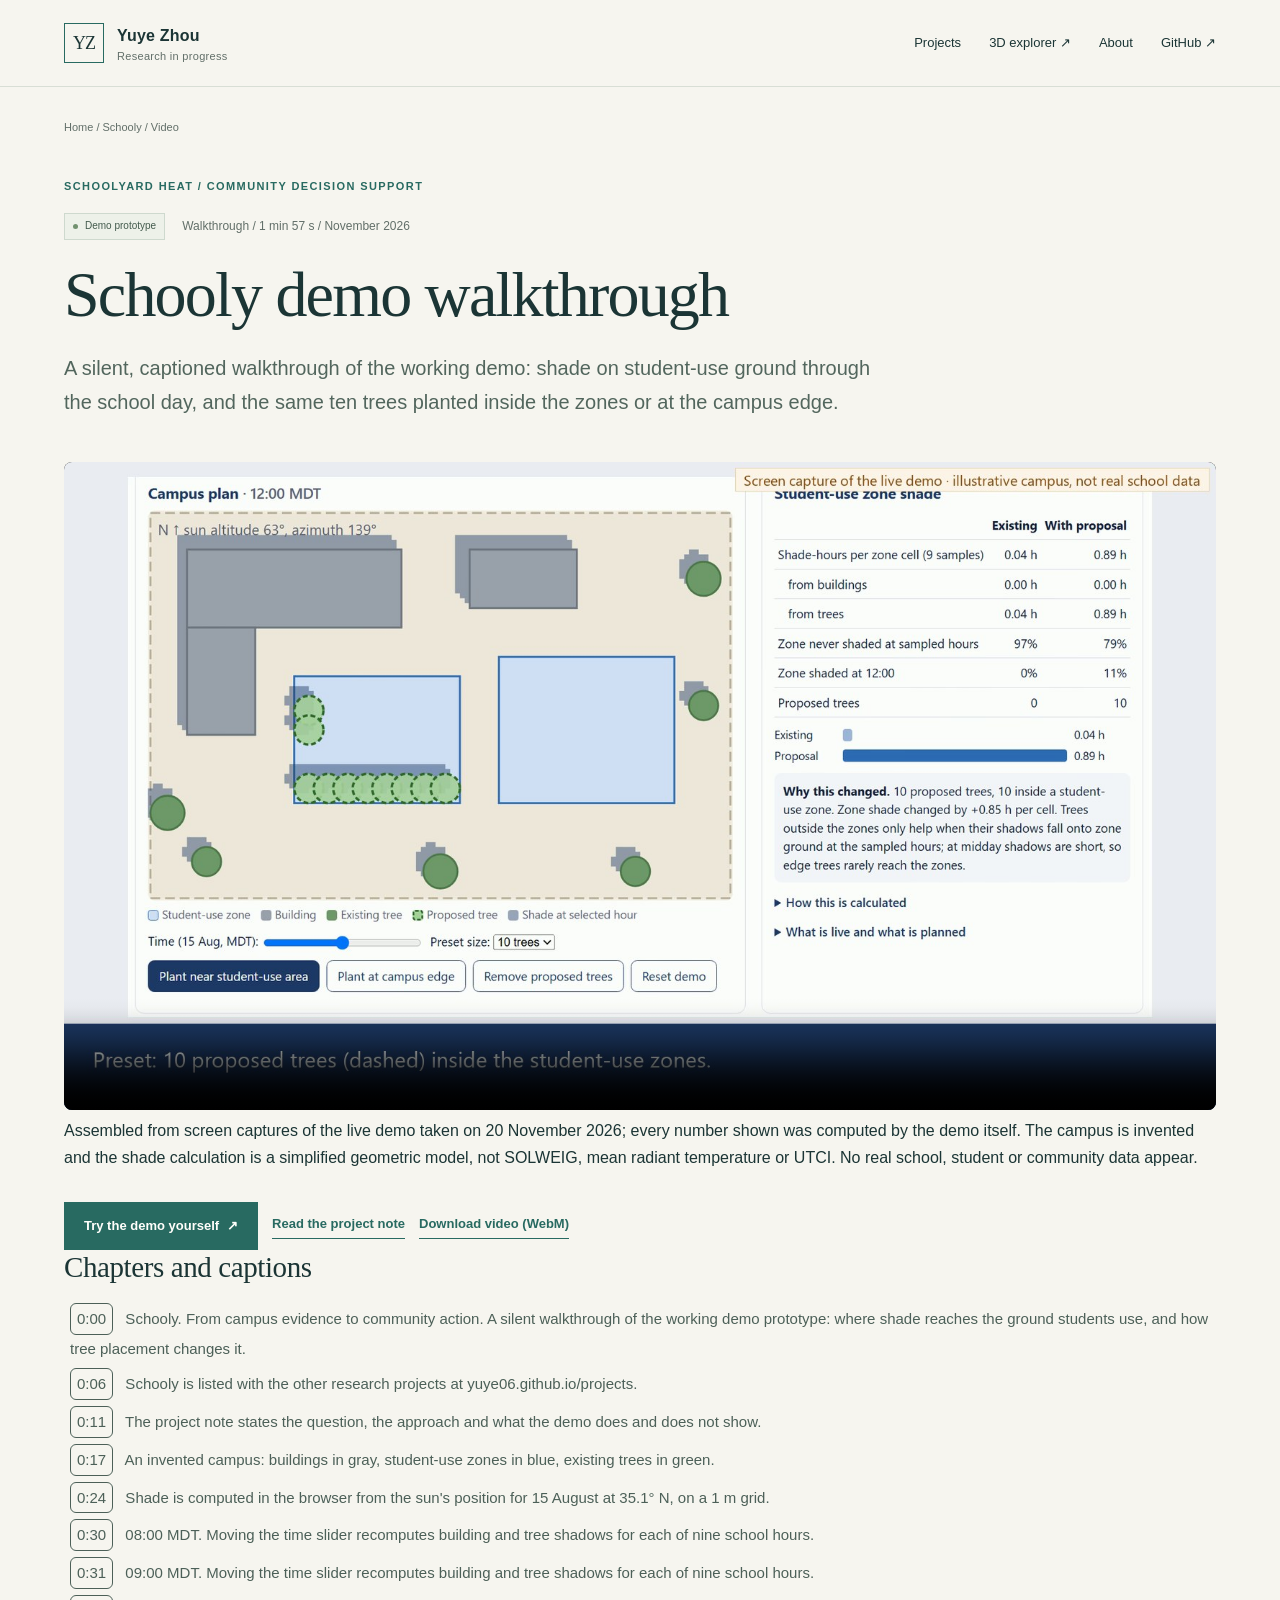
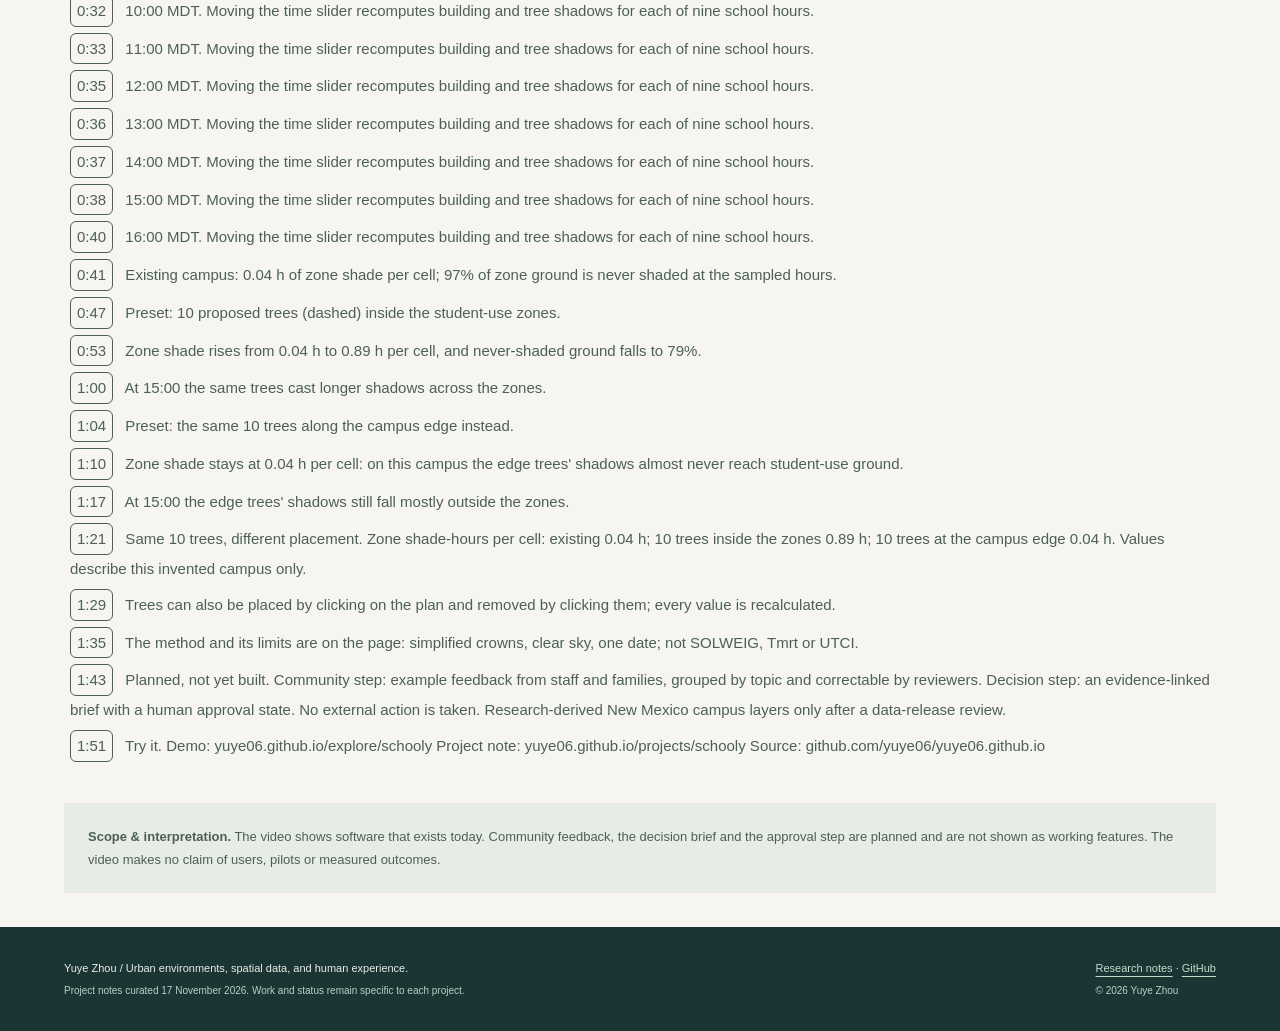
<file: projects/schooly/video/index.html>
<!doctype html><html lang="en"><head><meta charset="utf-8"><meta name="viewport" content="width=device-width,initial-scale=1">
<title>Schooly demo video — Yuye Zhou</title><meta name="description" content="Two-minute silent, captioned walkthrough of the Schooly demo prototype on an illustrative campus."><meta name="theme-color" content="#f6f5ef">
<link rel="canonical" href="https://yuye06.github.io/projects/schooly/video/"><link rel="icon" type="image/svg+xml" href="../../../assets/mark.svg"><link rel="stylesheet" href="../../../assets/site.css">
<meta property="og:type" content="website"><meta property="og:title" content="Schooly: from campus evidence to community action — Yuye Zhou"><meta property="og:description" content="A community-guided decision-support prototype that helps K–12 school teams see where shade reaches student-use areas, compare planting choices, and record human-reviewed decisions."><meta property="og:url" content="https://yuye06.github.io/projects/schooly/video/"><meta property="og:image" content="https://yuye06.github.io/assets/clark-kerr-overview.webp">
<meta name="twitter:card" content="summary_large_image"><script defer src="../../../assets/site.js"></script></head><body>
<a class="skip-link" href="#main">Skip to content</a><header class="site-header"><div class="wrap header-inner"><a class="brand" href="../../../index.html" aria-label="Yuye Zhou home"><span class="brand-mark" aria-hidden="true">YZ</span><span><strong>Yuye Zhou</strong><small>Research in progress</small></span></a>
<button class="nav-button" aria-expanded="false" aria-controls="primary-nav">Menu <span aria-hidden="true">☰</span></button><nav id="primary-nav" class="site-nav" aria-label="Primary"><a href="../../../index.html#research">Projects</a><a href="../../../explore/clark-kerr/">3D explorer <span aria-hidden="true">↗</span></a><a href="../../../index.html#about">About</a><a href="https://github.com/yuye06" rel="me">GitHub <span aria-hidden="true">↗</span></a></nav></div></header><main id="main" class="wrap"><div class="breadcrumb"><a href="../../../index.html">Home</a> <span aria-hidden="true"> / </span><a href="../">Schooly</a> <span aria-hidden="true"> / </span>Video</div>
<section class="project-hero"><p class="eyebrow">Schoolyard heat / community decision support</p><div class="project-status-line"><span class="status">Demo prototype</span><span>Walkthrough / 1 min 57 s / November 2026</span></div>
<h1>Schooly demo walkthrough</h1><p class="project-lead">A silent, captioned walkthrough of the working demo: shade on student-use ground through the school day, and the same ten trees planted inside the zones or at the campus edge.</p></section>
<figure style="margin:0 0 18px"><video id="v" controls preload="metadata" playsinline poster="poster.jpg" style="width:100%;height:auto;border-radius:8px;background:#000">
<source src="schooly_demo.webm" type="video/webm"><track kind="captions" src="captions.vtt" srclang="en" label="English">
Your browser cannot play WebM video. <a href="schooly_demo.webm">Download the video</a>.</video>
<figcaption>Assembled from screen captures of the live demo taken on 20 November 2026; every number shown was computed by the demo itself. The campus is invented and the shade calculation is a simplified geometric model, not SOLWEIG, mean radiant temperature or UTCI. No real school, student or community data appear.</figcaption></figure>
<div class="actions"><a class="button" href="../../../explore/schooly/">Try the demo yourself <span aria-hidden="true">↗</span></a> <a class="text-link" href="../">Read the project note</a> <a class="text-link" href="schooly_demo.webm" download>Download video (WebM)</a></div>
<section class="article-block"><h2>Chapters and captions</h2><ol class="chapters" style="padding-left:0;list-style:none"><li><button class="tlink" data-t="0.0">0:00</button> Schooly. From campus evidence to community action. A silent walkthrough of the working demo prototype: where shade reaches the ground students use, and how tree placement changes it.</li><li><button class="tlink" data-t="6.0">0:06</button> Schooly is listed with the other research projects at yuye06.github.io/projects.</li><li><button class="tlink" data-t="11.0">0:11</button> The project note states the question, the approach and what the demo does and does not show.</li><li><button class="tlink" data-t="17.0">0:17</button> An invented campus: buildings in gray, student-use zones in blue, existing trees in green.</li><li><button class="tlink" data-t="24.0">0:24</button> Shade is computed in the browser from the sun&#x27;s position for 15 August at 35.1° N, on a 1 m grid.</li><li><button class="tlink" data-t="30.0">0:30</button> 08:00 MDT. Moving the time slider recomputes building and tree shadows for each of nine school hours.</li><li><button class="tlink" data-t="31.2">0:31</button> 09:00 MDT. Moving the time slider recomputes building and tree shadows for each of nine school hours.</li><li><button class="tlink" data-t="32.5">0:32</button> 10:00 MDT. Moving the time slider recomputes building and tree shadows for each of nine school hours.</li><li><button class="tlink" data-t="33.8">0:33</button> 11:00 MDT. Moving the time slider recomputes building and tree shadows for each of nine school hours.</li><li><button class="tlink" data-t="35.0">0:35</button> 12:00 MDT. Moving the time slider recomputes building and tree shadows for each of nine school hours.</li><li><button class="tlink" data-t="36.2">0:36</button> 13:00 MDT. Moving the time slider recomputes building and tree shadows for each of nine school hours.</li><li><button class="tlink" data-t="37.5">0:37</button> 14:00 MDT. Moving the time slider recomputes building and tree shadows for each of nine school hours.</li><li><button class="tlink" data-t="38.8">0:38</button> 15:00 MDT. Moving the time slider recomputes building and tree shadows for each of nine school hours.</li><li><button class="tlink" data-t="40.0">0:40</button> 16:00 MDT. Moving the time slider recomputes building and tree shadows for each of nine school hours.</li><li><button class="tlink" data-t="41.2">0:41</button> Existing campus: 0.04 h of zone shade per cell; 97% of zone ground is never shaded at the sampled hours.</li><li><button class="tlink" data-t="47.2">0:47</button> Preset: 10 proposed trees (dashed) inside the student-use zones.</li><li><button class="tlink" data-t="53.2">0:53</button> Zone shade rises from 0.04 h to 0.89 h per cell, and never-shaded ground falls to 79%.</li><li><button class="tlink" data-t="60.2">1:00</button> At 15:00 the same trees cast longer shadows across the zones.</li><li><button class="tlink" data-t="64.2">1:04</button> Preset: the same 10 trees along the campus edge instead.</li><li><button class="tlink" data-t="70.2">1:10</button> Zone shade stays at 0.04 h per cell: on this campus the edge trees&#x27; shadows almost never reach student-use ground.</li><li><button class="tlink" data-t="77.2">1:17</button> At 15:00 the edge trees&#x27; shadows still fall mostly outside the zones.</li><li><button class="tlink" data-t="81.2">1:21</button> Same 10 trees, different placement. Zone shade-hours per cell: existing 0.04 h; 10 trees inside the zones 0.89 h; 10 trees at the campus edge 0.04 h. Values describe this invented campus only.</li><li><button class="tlink" data-t="89.2">1:29</button> Trees can also be placed by clicking on the plan and removed by clicking them; every value is recalculated.</li><li><button class="tlink" data-t="95.2">1:35</button> The method and its limits are on the page: simplified crowns, clear sky, one date; not SOLWEIG, Tmrt or UTCI.</li><li><button class="tlink" data-t="103.2">1:43</button> Planned, not yet built. Community step: example feedback from staff and families, grouped by topic and correctable by reviewers. Decision step: an evidence-linked brief with a human approval state. No external action is taken. Research-derived New Mexico campus layers only after a data-release review.</li><li><button class="tlink" data-t="111.2">1:51</button> Try it. Demo: yuye06.github.io/explore/schooly Project note: yuye06.github.io/projects/schooly Source: github.com/yuye06/yuye06.github.io</li></ol></section>
<div class="research-note"><strong>Scope &amp; interpretation.</strong> The video shows software that exists today. Community feedback, the decision brief and the approval step are planned and are not shown as working features. The video makes no claim of users, pilots or measured outcomes.</div>
</main>
<style>.tlink{font:inherit;font-variant-numeric:tabular-nums;border:1px solid currentColor;border-radius:6px;background:none;color:inherit;padding:1px 6px;margin-right:8px;cursor:pointer}.chapters li{margin:6px 0}</style>
<script>document.querySelectorAll(".tlink").forEach(function(b){b.addEventListener("click",function(){var v=document.getElementById("v");v.currentTime=+b.dataset.t;v.play();});});</script>
<footer class="site-footer"><div class="wrap footer-inner"><div><p>Yuye Zhou <span aria-hidden="true"> / </span> Urban environments, spatial data, and human experience.</p><p class="footer-meta">Project notes curated 17 November 2026. Work and status remain specific to each project.</p></div><div><p><a href="../../../index.html#research">Research notes</a> · <a href="https://github.com/yuye06">GitHub</a></p><p class="footer-meta">© 2026 Yuye Zhou</p></div></div></footer></body></html>
</file>
<file: assets/site.css>
@charset "UTF-8";
:root{--paper:#f6f5ef;--white:#fffefb;--ink:#1b3535;--muted:#626f69;--line:#d8ded5;--teal:#286a61;--soft:#e7ece4;--gold:#a97933;--coral:#b95d50;--navy:#0b1522;--serif:Georgia,'Times New Roman',serif;--sans:'Segoe UI',Arial,sans-serif}*{box-sizing:border-box}html{scroll-behavior:smooth;scroll-padding-top:100px}body{margin:0;background:var(--paper);color:var(--ink);font:16px/1.65 var(--sans);-webkit-font-smoothing:antialiased}a{color:inherit;text-underline-offset:4px}button,a{-webkit-tap-highlight-color:transparent}button{font:inherit}button,a:focus-visible{outline-offset:5px}a:focus-visible,button:focus-visible{outline:2px solid var(--teal)}img{max-width:100%;display:block}button{cursor:pointer}::selection{background:#d6e5d9}.skip-link{position:fixed;left:20px;top:-80px;z-index:100;background:var(--ink);color:white;padding:10px 16px}.skip-link:focus{top:12px}.wrap{max-width:1240px;margin:auto;padding-inline:44px}.site-header{position:sticky;top:0;background:rgba(246,245,239,.97);backdrop-filter:blur(14px);z-index:30;border-bottom:1px solid var(--line)}.header-inner{height:86px;display:flex;align-items:center;justify-content:space-between;gap:24px}.brand{text-decoration:none;display:flex;align-items:center;gap:13px}.brand-mark{height:40px;width:40px;border:1px solid var(--teal);display:grid;place-items:center;font:18px var(--serif);letter-spacing:-1px}.brand strong{font-weight:600;font-size:16px;letter-spacing:.2px}.brand small{display:block;font-size:11px;color:var(--muted);line-height:1.2;letter-spacing:.3px}.site-nav{display:flex;align-items:center;gap:28px}.site-nav a{font-size:13px;text-decoration:none}.site-nav a:hover{text-decoration:underline}.nav-button{border:0;background:transparent;padding:9px;font-size:14px;color:var(--ink);display:none}.arrow{display:inline-block;margin-left:6px}.eyebrow{font-size:11px;letter-spacing:1.4px;font-weight:600;text-transform:uppercase;color:var(--teal);margin:0 0 21px}.hero{padding-block:76px 55px;display:grid;grid-template-columns:1fr 1.12fr;gap:58px;align-items:center}.hero h1{font:normal clamp(46px,5.4vw,72px)/1.05 var(--serif);letter-spacing:-2.2px;margin:0 0 27px}.hero h1 em{font-style:italic;color:var(--teal)}.hero-copy>p:not(.eyebrow){max-width:480px;font-size:17px;color:var(--muted);line-height:1.8}.actions{display:flex;flex-wrap:wrap;gap:14px;align-items:center;margin-top:31px}.button{display:inline-flex;align-items:center;justify-content:center;gap:8px;min-height:48px;padding:11px 19px;font-size:13px;font-weight:600;text-decoration:none;border:1px solid var(--teal);background:var(--teal);color:var(--white);transition:background .18s,transform .18s}.button:hover{background:#20574f;transform:translateY(-1px)}.button.secondary{color:var(--ink);background:transparent;border-color:var(--line)}.button.secondary:hover{background:var(--soft)}.text-link{font-size:13px;font-weight:600;color:var(--teal);text-decoration:none;border-bottom:1px solid var(--teal);padding-bottom:3px}.hero-visual{min-width:0}.image-shell{position:relative;background:var(--navy);border:1px solid #203240;overflow:hidden}.image-shell>img{width:100%;aspect-ratio:1.15;object-fit:cover}.image-topline{position:absolute;top:18px;left:20px;right:20px;display:flex;justify-content:space-between;font-size:10px;letter-spacing:1px;color:#d6e4eb;text-transform:uppercase;pointer-events:none}.live-dot{display:inline-block;width:6px;height:6px;margin-right:7px;background:#b8ce99;border-radius:100%;vertical-align:2px}.image-caption{padding:17px 0 0;display:flex;justify-content:space-between;gap:20px}.image-caption strong{font-size:13px;font-weight:600}.image-caption span{display:block;color:var(--muted);font-size:11px}.image-caption a{font-size:12px;white-space:nowrap;color:var(--teal);text-decoration:none;align-self:flex-start;margin-top:2px}.hero-note{font-size:11px!important;margin-top:16px;color:var(--muted)}.data-strip{display:grid;grid-template-columns:repeat(4,1fr);border-block:1px solid var(--line);padding-block:25px;margin-bottom:92px}.data-item{padding-left:27px;border-left:1px solid var(--line)}.data-item:first-child{padding-left:0;border-left:0}.data-item strong{display:block;font:31px/1.2 var(--serif);letter-spacing:-1px}.data-item span{font-size:11px;color:var(--muted)}.section-heading{display:flex;align-items:flex-end;justify-content:space-between;gap:35px;margin-bottom:32px}.section-heading h2{font:normal clamp(30px,3.3vw,43px)/1.1 var(--serif);letter-spacing:-.8px;margin:0}.section-heading .eyebrow{margin-bottom:13px}.section-heading>p{color:var(--muted);max-width:350px;font-size:13px;margin:0}.research-section{padding-bottom:90px;scroll-margin-top:110px}.filter-bar{display:flex;flex-wrap:wrap;align-items:center;gap:8px;margin-bottom:15px}.filter{border:1px solid var(--line);background:transparent;color:var(--muted);padding:7px 13px;font-size:12px}.filter[aria-pressed=true]{background:var(--ink);border-color:var(--ink);color:var(--white)}.filter-count{font-size:11px;color:var(--muted);margin-left:auto}.project-list{border-top:1px solid var(--line)}.project-row{display:grid;grid-template-columns:48px 1fr 185px;column-gap:24px;padding-block:29px;border-bottom:1px solid var(--line);align-items:start}.project-row[hidden]{display:none}.project-index{font:17px var(--serif);color:#8a978e;padding-top:4px}.project-main h3{font:normal clamp(22px,2.2vw,29px)/1.2 var(--serif);letter-spacing:-.3px;margin:0 0 10px}.project-main h3 a{text-decoration:none}.project-main h3 a:hover{color:var(--teal)}.project-main p{font-size:13px;line-height:1.7;color:var(--muted);max-width:680px;margin:0}.project-theme{font-size:10px;letter-spacing:.6px;text-transform:uppercase;color:var(--teal);margin-bottom:10px}.project-side{display:flex;flex-direction:column;align-items:flex-end;gap:21px}.status{display:inline-flex;align-items:center;gap:7px;font-size:10px;border:1px solid #ced9ce;padding:4px 8px;background:#edf1e9;color:#435b4d;white-space:nowrap}.status:before{content:'';width:5px;height:5px;border-radius:100%;background:#71916f}.status.concept{background:#f3eee4;color:#7f6639;border-color:#e4d8c0}.status.concept:before{background:#b39a60}.project-side>a{font-size:12px;text-decoration:none;color:var(--teal)}.project-side>a:hover{text-decoration:underline}.project-side .live-link{font-weight:600}.themes{background:var(--soft);padding-block:67px;margin-bottom:83px}.theme-grid{display:grid;grid-template-columns:repeat(3,1fr);gap:44px}.theme-number{font:14px var(--serif);color:var(--teal);display:block;margin-bottom:24px}.theme-grid h3{font:normal 27px/1.2 var(--serif);margin:0 0 15px}.theme-grid p{color:#53645b;font-size:13px;line-height:1.8;margin:0}.updates{padding-bottom:82px}.update-row{display:grid;grid-template-columns:140px 1fr;gap:25px;padding:18px 0;border-top:1px solid var(--line)}.update-row time{font-size:11px;color:var(--muted);padding-top:4px}.update-row h3{font-size:15px;font-weight:600;margin:0 0 5px}.update-row p{font-size:13px;color:var(--muted);margin:0;max-width:750px}.about{display:grid;grid-template-columns:.7fr 1.3fr;gap:70px;border-top:1px solid var(--line);padding-block:70px 85px;scroll-margin-top:100px}.about h2{font:normal 43px var(--serif);letter-spacing:-1px;margin:0}.about .about-copy>p{font-size:17px;color:#4c6158;line-height:1.85;margin-top:0;max-width:700px}.about small{font-size:12px;color:var(--muted);display:block;margin-top:22px}.site-footer{background:var(--ink);color:#e8eee6;padding-block:32px}.footer-inner{display:flex;justify-content:space-between;gap:25px;font-size:11px}.footer-inner p{margin:0}.footer-inner a{color:#c6daca}.footer-meta{color:#bdcec2;font-size:10px;margin-top:5px!important}.breadcrumb{font-size:11px;color:var(--muted);margin:31px 0 41px}.breadcrumb a{text-decoration:none}.project-hero{max-width:950px;padding-bottom:43px}.project-hero .eyebrow{margin:0 0 18px}.project-hero h1{font:normal clamp(39px,5vw,65px)/1.08 var(--serif);letter-spacing:-1.8px;margin:20px 0 22px}.project-lead{font-size:20px;line-height:1.7;color:#52665d;max-width:820px;margin:0}.project-status-line{display:flex;align-items:center;gap:17px;flex-wrap:wrap;font-size:12px;color:var(--muted)}.project-figure{margin-bottom:50px}.project-figure img{width:100%;height:auto;border:1px solid var(--line)}.project-figure figcaption{font-size:11px;color:var(--muted);padding-top:9px}.project-body{display:grid;grid-template-columns:1fr 285px;gap:75px;padding-bottom:70px}.article-block{margin-bottom:41px}.article-block h2{font:normal 29px/1.2 var(--serif);letter-spacing:-.4px;margin:0 0 18px}.article-block p,.article-block li{font-size:15px;line-height:1.85;color:#4c6058}.article-block p{margin-top:0}.article-block ol,.article-block ul{padding-left:22px}.article-block li{padding-left:6px;margin-bottom:10px}.question{border-left:2px solid var(--teal);padding-left:22px;font:normal 25px/1.5 var(--serif);margin:0;color:var(--ink)}.project-aside{border-top:1px solid var(--line);padding-top:23px;align-self:start}.project-aside h3{font-size:11px;letter-spacing:1px;text-transform:uppercase;color:var(--teal);font-weight:600;margin:0 0 17px}.project-aside p{font-size:12px;line-height:1.8;color:var(--muted)}.aside-stat{padding:16px 0;border-bottom:1px solid var(--line)}.aside-stat strong{font:29px var(--serif);display:block}.aside-stat span{font-size:11px;color:var(--muted)}.diagram{display:grid;grid-template-columns:1fr 30px 1fr 30px 1fr;align-items:center;gap:9px;padding:34px 0 42px}.diagram-step{min-height:97px;border:1px solid var(--line);padding:18px;background:#ecefe7;display:flex;align-items:center;font-size:13px;line-height:1.6}.diagram-arrow{text-align:center;color:var(--teal)}.related{border-top:1px solid var(--line);padding-top:27px}.related a{display:block;font-size:14px;line-height:1.6;color:var(--teal);text-decoration:none;padding:9px 0}.research-note{background:var(--soft);padding:22px 24px;margin-bottom:34px;font-size:13px;line-height:1.8;color:#4c6058}.resource-row{display:flex;gap:12px;flex-wrap:wrap;margin-top:28px}.back-top{text-decoration:none;font-size:12px;color:var(--teal)}.notfound{text-align:center;padding:100px 20px 140px}.notfound h1{font:65px var(--serif);margin-bottom:15px}.notfound p{color:var(--muted)}
@media(min-width:1500px){.hero{padding-block:90px 65px;gap:72px}}@media(max-width:1000px){.wrap{padding-inline:28px}.hero{gap:32px;padding-top:52px}.hero h1{font-size:55px}.site-nav{gap:20px}.hero-copy>p:not(.eyebrow){font-size:15px}.project-row{grid-template-columns:35px 1fr 160px;gap:17px}.project-body{grid-template-columns:1fr 250px;gap:38px}.theme-grid{gap:27px}.hero-note{font-size:10px!important}.project-hero h1{font-size:53px}}
@media(max-width:720px){html{scroll-padding-top:83px}.wrap{padding-inline:22px}.header-inner{height:72px}.brand-mark{width:34px;height:34px;font-size:16px}.brand strong{font-size:14px}.brand small{font-size:10px}.nav-button{display:block}.site-nav{display:none;position:absolute;left:0;right:0;top:72px;background:var(--paper);padding:20px 22px;border-bottom:1px solid var(--line);flex-direction:column;align-items:flex-start;gap:19px}.site-nav.open{display:flex}.hero{grid-template-columns:1fr;padding-top:41px;gap:35px;padding-bottom:34px}.hero h1{font-size:53px;max-width:470px;letter-spacing:-1.7px;margin-bottom:22px}.hero-copy>p:not(.eyebrow){max-width:560px;font-size:16px}.eyebrow{font-size:10px;margin-bottom:18px}.actions{gap:12px;margin-top:24px}.button{font-size:12px;min-height:45px;padding:10px 15px}.image-shell>img{aspect-ratio:1.4}.image-caption{gap:12px}.image-caption strong{font-size:12px}.image-caption span{font-size:10px}.data-strip{grid-template-columns:1fr 1fr;row-gap:24px;margin-bottom:57px;padding-block:22px}.data-item{padding-left:20px}.data-item:nth-child(3){padding-left:0;border-left:0}.data-item strong{font-size:28px}.data-item span{font-size:10px}.section-heading{align-items:flex-start;flex-direction:column;gap:17px}.section-heading h2{font-size:35px}.section-heading>p{max-width:520px}.filter{font-size:11px;padding:7px 10px}.filter-count{margin-left:0;width:100%;margin-top:7px}.project-row{grid-template-columns:26px 1fr;gap:12px;padding-block:24px}.project-main h3{font-size:25px}.project-main p{font-size:12px;line-height:1.8}.project-side{grid-column:2;align-items:flex-start;flex-direction:row;align-items:center;gap:18px;margin-top:13px}.project-side>a{font-size:11px}.status{font-size:9px}.project-theme{font-size:9px;margin-bottom:9px}.research-section{padding-bottom:57px}.themes{padding-block:44px;margin-bottom:55px}.theme-grid{grid-template-columns:1fr;gap:32px}.theme-number{margin-bottom:13px}.theme-grid h3{font-size:26px;margin-bottom:10px}.theme-grid p{font-size:13px}.update-row{grid-template-columns:1fr;gap:7px;padding-block:20px}.updates{padding-bottom:52px}.about{grid-template-columns:1fr;gap:28px;padding-block:45px 56px}.about h2{font-size:36px}.about .about-copy>p{font-size:16px}.footer-inner{flex-direction:column;gap:18px}.breadcrumb{margin-block:25px 30px;font-size:10px}.project-hero{padding-bottom:28px}.project-hero h1{font-size:43px;letter-spacing:-1px}.project-lead{font-size:17px}.project-body{grid-template-columns:1fr;gap:20px}.article-block h2{font-size:27px}.article-block p,.article-block li{font-size:14px}.question{font-size:22px;padding-left:17px}.diagram{grid-template-columns:1fr;padding-block:17px 30px;gap:8px}.diagram-step{min-height:67px;padding:15px 18px}.diagram-arrow{transform:rotate(90deg);font-size:18px;line-height:1.1}.project-aside{display:grid;grid-template-columns:1fr 1fr;gap:15px}.project-aside>h3,.project-aside>p,.project-aside>.resource-row,.project-aside>.related{grid-column:1/-1}.project-figure{margin:0 0 34px}.project-figure figcaption{font-size:10px}.research-note{padding:17px 18px;font-size:12px}}
@media(prefers-reduced-motion:reduce){html{scroll-behavior:auto}*{transition:none!important}}
.image-shell{display:block}
.image-shell>img{height:auto}
.image-caption a span{display:inline}
</file>
